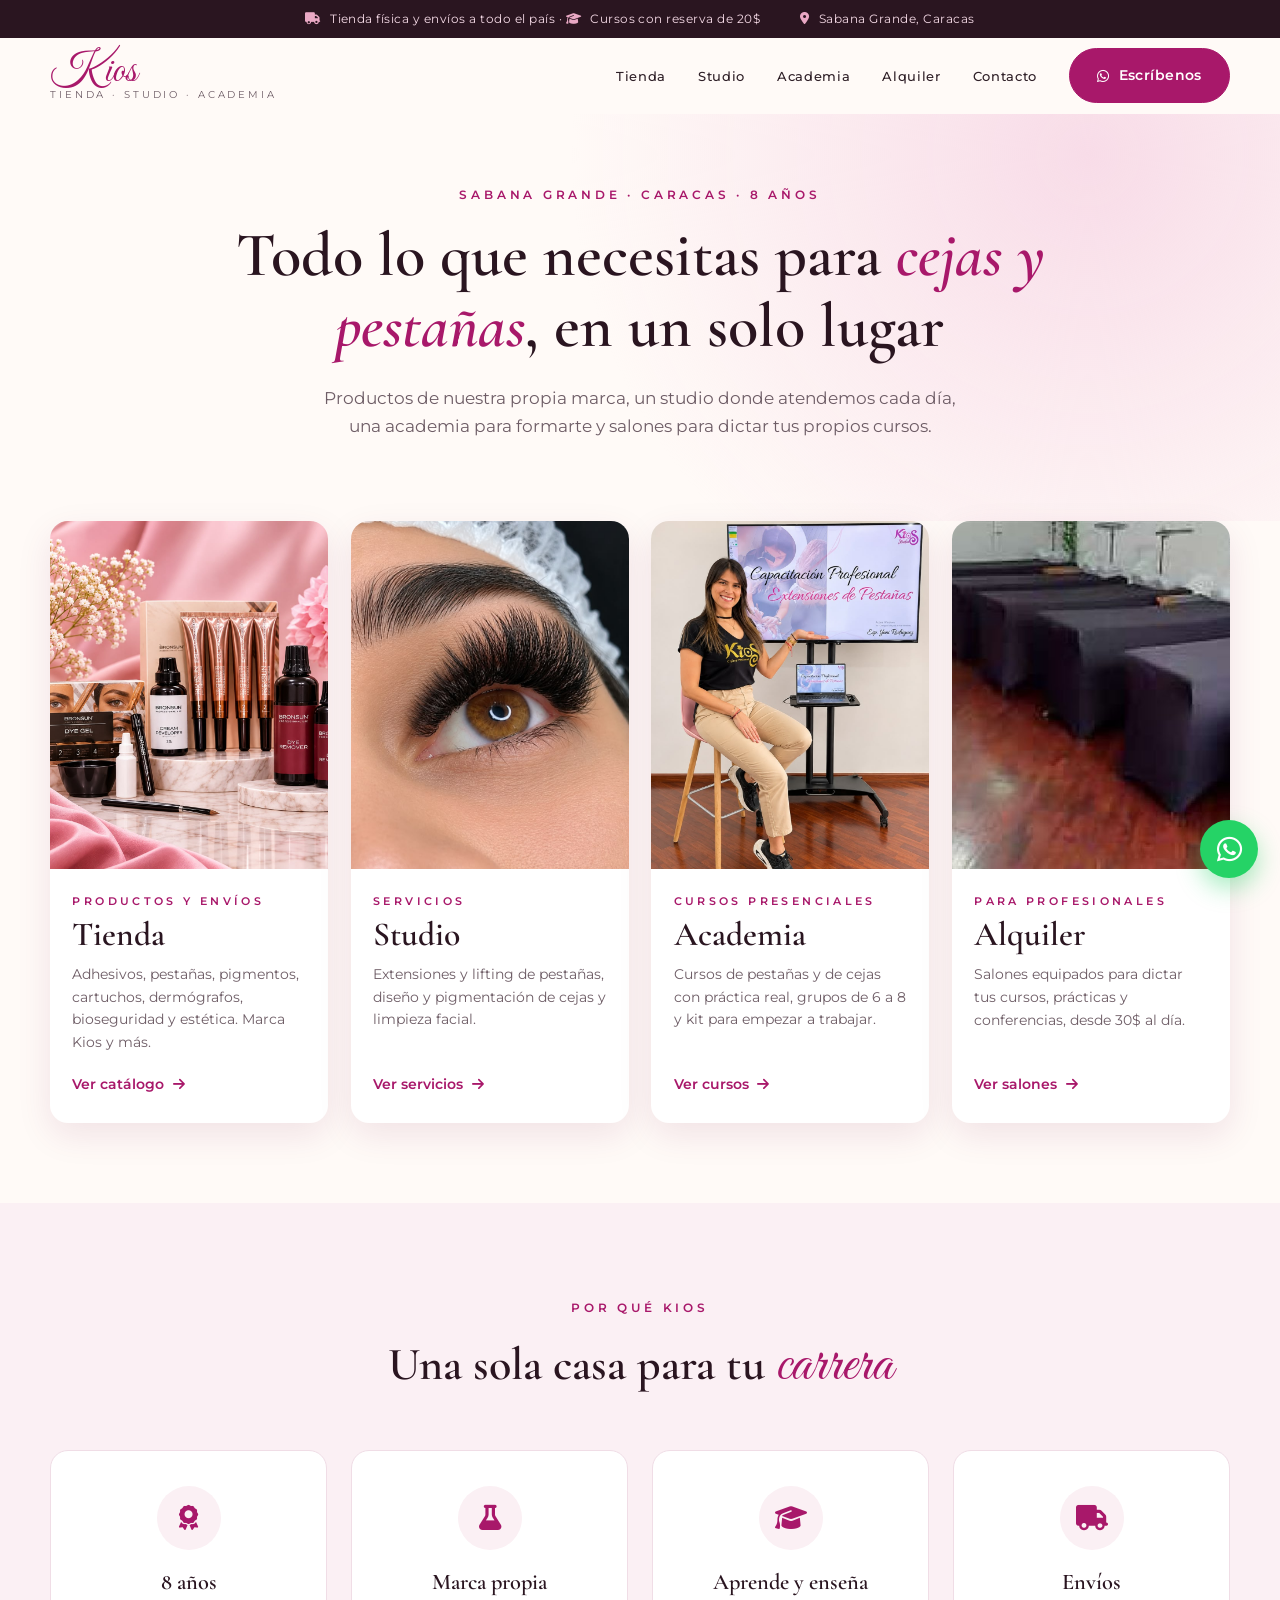
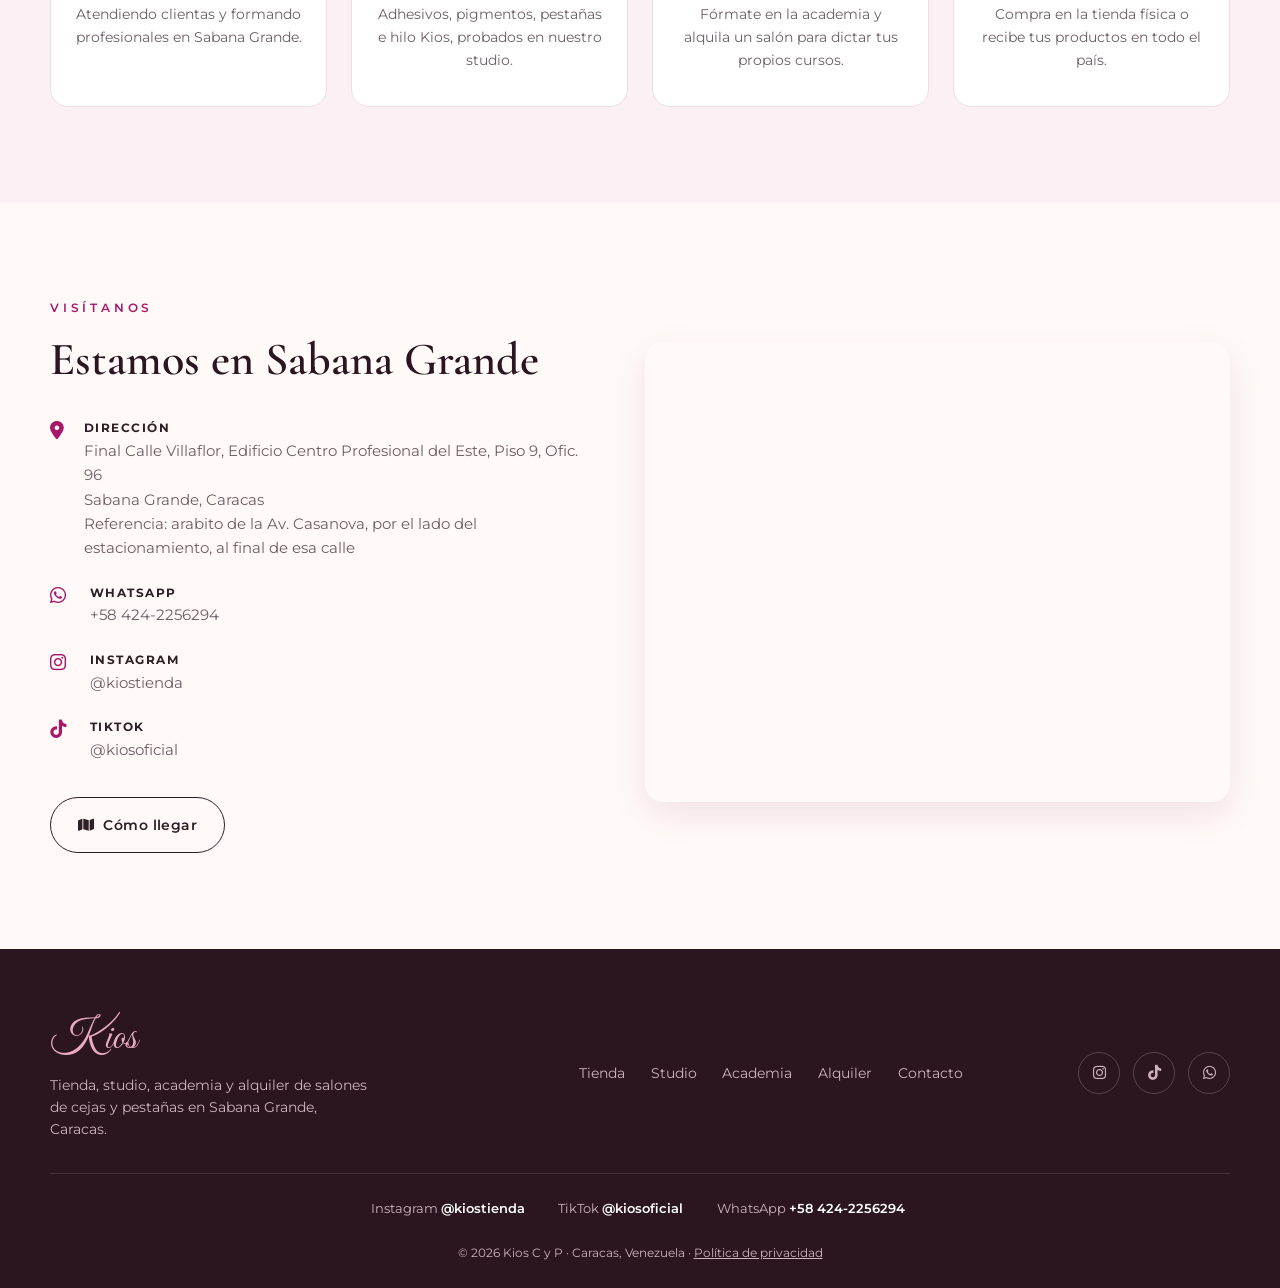
<file: index.html>
<!DOCTYPE html>
<html lang="es">
<head>
  <meta charset="UTF-8" />
  <meta name="viewport" content="width=device-width, initial-scale=1.0" />
  <meta name="description" content="Kios: tienda de productos de cejas, pestañas y estética, studio de belleza, academia de cursos y alquiler de salones en Sabana Grande, Caracas." />
  <title>Kios — Tienda, Studio y Academia de Cejas y Pestañas en Caracas</title>

  <!-- Google Fonts -->
  <link rel="preconnect" href="https://fonts.googleapis.com" />
  <link rel="preconnect" href="https://fonts.gstatic.com" crossorigin />
  <link href="https://fonts.googleapis.com/css2?family=Cormorant+Garamond:wght@500;600;700&family=Great+Vibes&family=Montserrat:wght@400;500;600;700&display=swap" rel="stylesheet" />

  <!-- Font Awesome -->
  <link rel="stylesheet" href="https://cdnjs.cloudflare.com/ajax/libs/font-awesome/6.5.0/css/all.min.css" />

  <link rel="stylesheet" href="css/styles.css" />
</head>
<body>

  <!-- ========== BARRA DE AVISO ========== -->
  <div class="topbar">
    <div class="container topbar__inner">
      <span><i class="fas fa-truck"></i> Tienda física y envíos a todo el país · <i class="fas fa-graduation-cap"></i> Cursos con reserva de 20$</span>
      <span class="topbar__hide-sm"><i class="fas fa-location-dot"></i> Sabana Grande, Caracas</span>
    </div>
  </div>

  <!-- ========== NAVBAR ========== -->
  <header class="navbar" id="navbar">
    <div class="container navbar__inner">
      <div class="navbar__logo">
        <a href="index.html" class="logo__word" aria-label="Kios, ir al inicio">Kios</a>
        <span class="logo__sub"><a href="tienda.html">Tienda</a> · <a href="studio.html">Studio</a> · <a href="academia.html">Academia</a></span>
      </div>

      <nav class="navbar__links" id="navLinks">
        <a href="tienda.html">Tienda</a>
        <a href="studio.html">Studio</a>
        <a href="academia.html">Academia</a>
        <a href="alquiler.html">Alquiler</a>
        <a href="index.html#contacto">Contacto</a>
      </nav>

      <a class="btn btn--primary navbar__cta" data-wa="sus productos y servicios">
        <i class="fab fa-whatsapp"></i> <span>Escríbenos</span>
      </a>

      <button class="navbar__burger" id="burger" aria-label="Abrir menú">
        <span></span><span></span><span></span>
      </button>
    </div>
  </header>

  <main>

    <!-- ========== HERO ========== -->
    <section class="home-hero">
      <div class="container reveal">
        <p class="eyebrow">Sabana Grande · Caracas · 8 años</p>
        <h1>Todo lo que necesitas para <em>cejas y pestañas</em>, en un solo lugar</h1>
        <p class="hero__lead">Productos de nuestra propia marca, un studio donde atendemos cada día, una academia para formarte y salones para dictar tus propios cursos.</p>
      </div>
    </section>

    <!-- ========== 4 NEGOCIOS ========== -->
    <section class="doors-wrap">
      <div class="container">
        <div class="doors">
          <a href="tienda.html" class="door reveal">
            <img src="assets/img/tienda-bronsun.jpg" alt="" loading="lazy" />
            <div class="door__body">
              <p class="eyebrow">Productos y envíos</p>
              <h2>Tienda</h2>
              <p>Adhesivos, pestañas, pigmentos, cartuchos, dermógrafos, bioseguridad y estética. Marca Kios y más.</p>
              <span class="door__cta">Ver catálogo <i class="fas fa-arrow-right"></i></span>
            </div>
          </a>
          <a href="studio.html" class="door reveal">
            <img src="assets/img/studio-pestanas-ojo.jpg" alt="" loading="lazy" style="object-position: center 18%" />
            <div class="door__body">
              <p class="eyebrow">Servicios</p>
              <h2>Studio</h2>
              <p>Extensiones y lifting de pestañas, diseño y pigmentación de cejas y limpieza facial.</p>
              <span class="door__cta">Ver servicios <i class="fas fa-arrow-right"></i></span>
            </div>
          </a>
          <a href="academia.html" class="door reveal">
            <img src="assets/img/instructora.jpg" alt="" loading="lazy" style="object-position: center 30%" />
            <div class="door__body">
              <p class="eyebrow">Cursos presenciales</p>
              <h2>Academia</h2>
              <p>Cursos de pestañas y de cejas con práctica real, grupos de 6 a 8 y kit para empezar a trabajar.</p>
              <span class="door__cta">Ver cursos <i class="fas fa-arrow-right"></i></span>
            </div>
          </a>
          <a href="alquiler.html" class="door reveal">
            <img src="assets/img/salon-practicas.jpg" alt="" loading="lazy" />
            <div class="door__body">
              <p class="eyebrow">Para profesionales</p>
              <h2>Alquiler</h2>
              <p>Salones equipados para dictar tus cursos, prácticas y conferencias, desde 30$ al día.</p>
              <span class="door__cta">Ver salones <i class="fas fa-arrow-right"></i></span>
            </div>
          </a>
        </div>
      </div>
    </section>

    <!-- ========== POR QUÉ KIOS ========== -->
    <section class="section section--blush">
      <div class="container">
        <div class="section__head reveal">
          <p class="eyebrow">Por qué Kios</p>
          <h2>Una sola casa para tu <span class="script">carrera</span></h2>
        </div>
        <div class="why">
          <div class="why__item reveal"><i class="fas fa-award"></i><h3>8 años</h3><p>Atendiendo clientas y formando profesionales en Sabana Grande.</p></div>
          <div class="why__item reveal"><i class="fas fa-flask"></i><h3>Marca propia</h3><p>Adhesivos, pigmentos, pestañas e hilo Kios, probados en nuestro studio.</p></div>
          <div class="why__item reveal"><i class="fas fa-graduation-cap"></i><h3>Aprende y enseña</h3><p>Fórmate en la academia y alquila un salón para dictar tus propios cursos.</p></div>
          <div class="why__item reveal"><i class="fas fa-truck"></i><h3>Envíos</h3><p>Compra en la tienda física o recibe tus productos en todo el país.</p></div>
        </div>
      </div>
    </section>

    <!-- ========== CONTACTO ========== -->
    <section class="section" id="contacto">
      <div class="container contact">
        <div class="contact__info reveal">
          <p class="eyebrow">Visítanos</p>
          <h2>Estamos en Sabana Grande</h2>
          <ul class="contact__list">
            <li><i class="fas fa-location-dot"></i><div><strong>Dirección</strong><span>Final Calle Villaflor, Edificio Centro Profesional del Este, Piso 9, Ofic. 96<br />Sabana Grande, Caracas</span><span>Referencia: arabito de la Av. Casanova, por el lado del estacionamiento, al final de esa calle</span></div></li>
            <li><i class="fab fa-whatsapp"></i><div><strong>WhatsApp</strong><a href="https://wa.me/584242256294" target="_blank" rel="noopener">+58 424-2256294</a></div></li>
            <li><i class="fab fa-instagram"></i><div><strong>Instagram</strong><a href="https://www.instagram.com/kiostienda/" target="_blank" rel="noopener">@kiostienda</a></div></li>
            <li><i class="fab fa-tiktok"></i><div><strong>TikTok</strong><a href="https://www.tiktok.com/@kiosoficial" target="_blank" rel="noopener">@kiosoficial</a></div></li>
          </ul>
          <a href="https://maps.app.goo.gl/WRC1f1G1rYaAxHbv8" target="_blank" rel="noopener" class="btn btn--ghost"><i class="fas fa-map"></i> Cómo llegar</a>
        </div>
        <div class="contact__map reveal">
          <iframe title="Ubicación de Kios en Google Maps" src="https://www.google.com/maps?q=Centro+Profesional+del+Este,+Sabana+Grande,+Caracas&output=embed" loading="lazy" referrerpolicy="no-referrer-when-downgrade"></iframe>
        </div>
      </div>
    </section>

  </main>

  <!-- ========== FOOTER ========== -->
  <footer class="footer">
    <div class="container footer__inner">
      <div>
        <span class="logo__word logo__word--light">Kios</span>
        <p>Tienda, studio, academia y alquiler de salones de cejas y pestañas en Sabana Grande, Caracas.</p>
      </div>
      <nav class="footer__links">
        <a href="tienda.html">Tienda</a>
        <a href="studio.html">Studio</a>
        <a href="academia.html">Academia</a>
        <a href="alquiler.html">Alquiler</a>
        <a href="index.html#contacto">Contacto</a>
      </nav>
      <div class="footer__social">
        <a href="https://www.instagram.com/kiostienda/" target="_blank" rel="noopener" aria-label="Instagram de la tienda"><i class="fab fa-instagram"></i></a>
        <a href="https://www.tiktok.com/@kiosoficial" target="_blank" rel="noopener" aria-label="TikTok"><i class="fab fa-tiktok"></i></a>
        <a href="https://wa.me/584242256294" target="_blank" rel="noopener" aria-label="WhatsApp"><i class="fab fa-whatsapp"></i></a>
      </div>
    </div>
    <ul class="footer__accounts">
      <li>Instagram <a href="https://www.instagram.com/kiostienda/" target="_blank" rel="noopener">@kiostienda</a></li>
      <li>TikTok <a href="https://www.tiktok.com/@kiosoficial" target="_blank" rel="noopener">@kiosoficial</a></li>
      <li>WhatsApp <a href="https://wa.me/584242256294" target="_blank" rel="noopener">+58 424-2256294</a></li>
    </ul>
    <p class="footer__copy">© <span id="year"></span> Kios C y P · Caracas, Venezuela · <a href="privacidad.html">Política de privacidad</a></p>
  </footer>

  <!-- ========== WHATSAPP FLOTANTE ========== -->
  <a class="wa-float" data-wa="sus productos y servicios" aria-label="Escríbenos por WhatsApp">
    <i class="fab fa-whatsapp"></i>
  </a>

  <script src="js/main.js"></script>
</body>
</html>
</file>
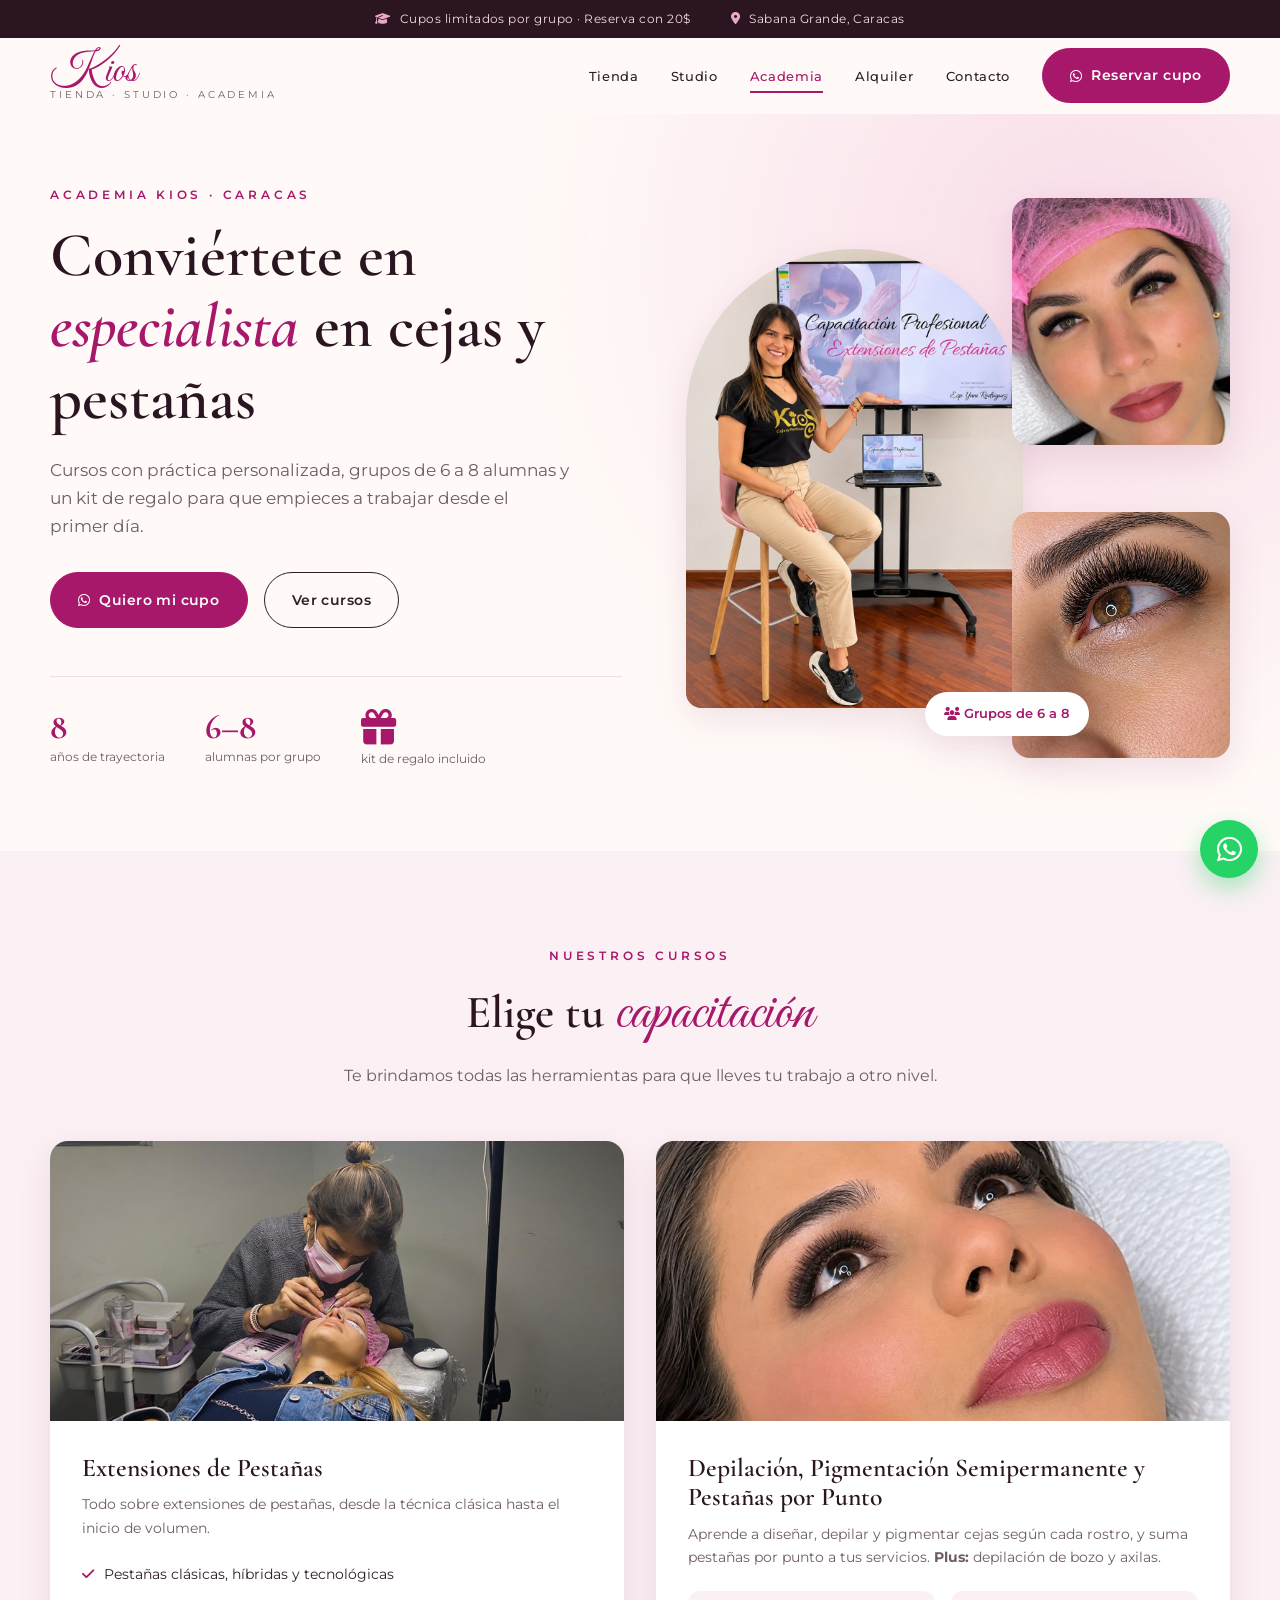
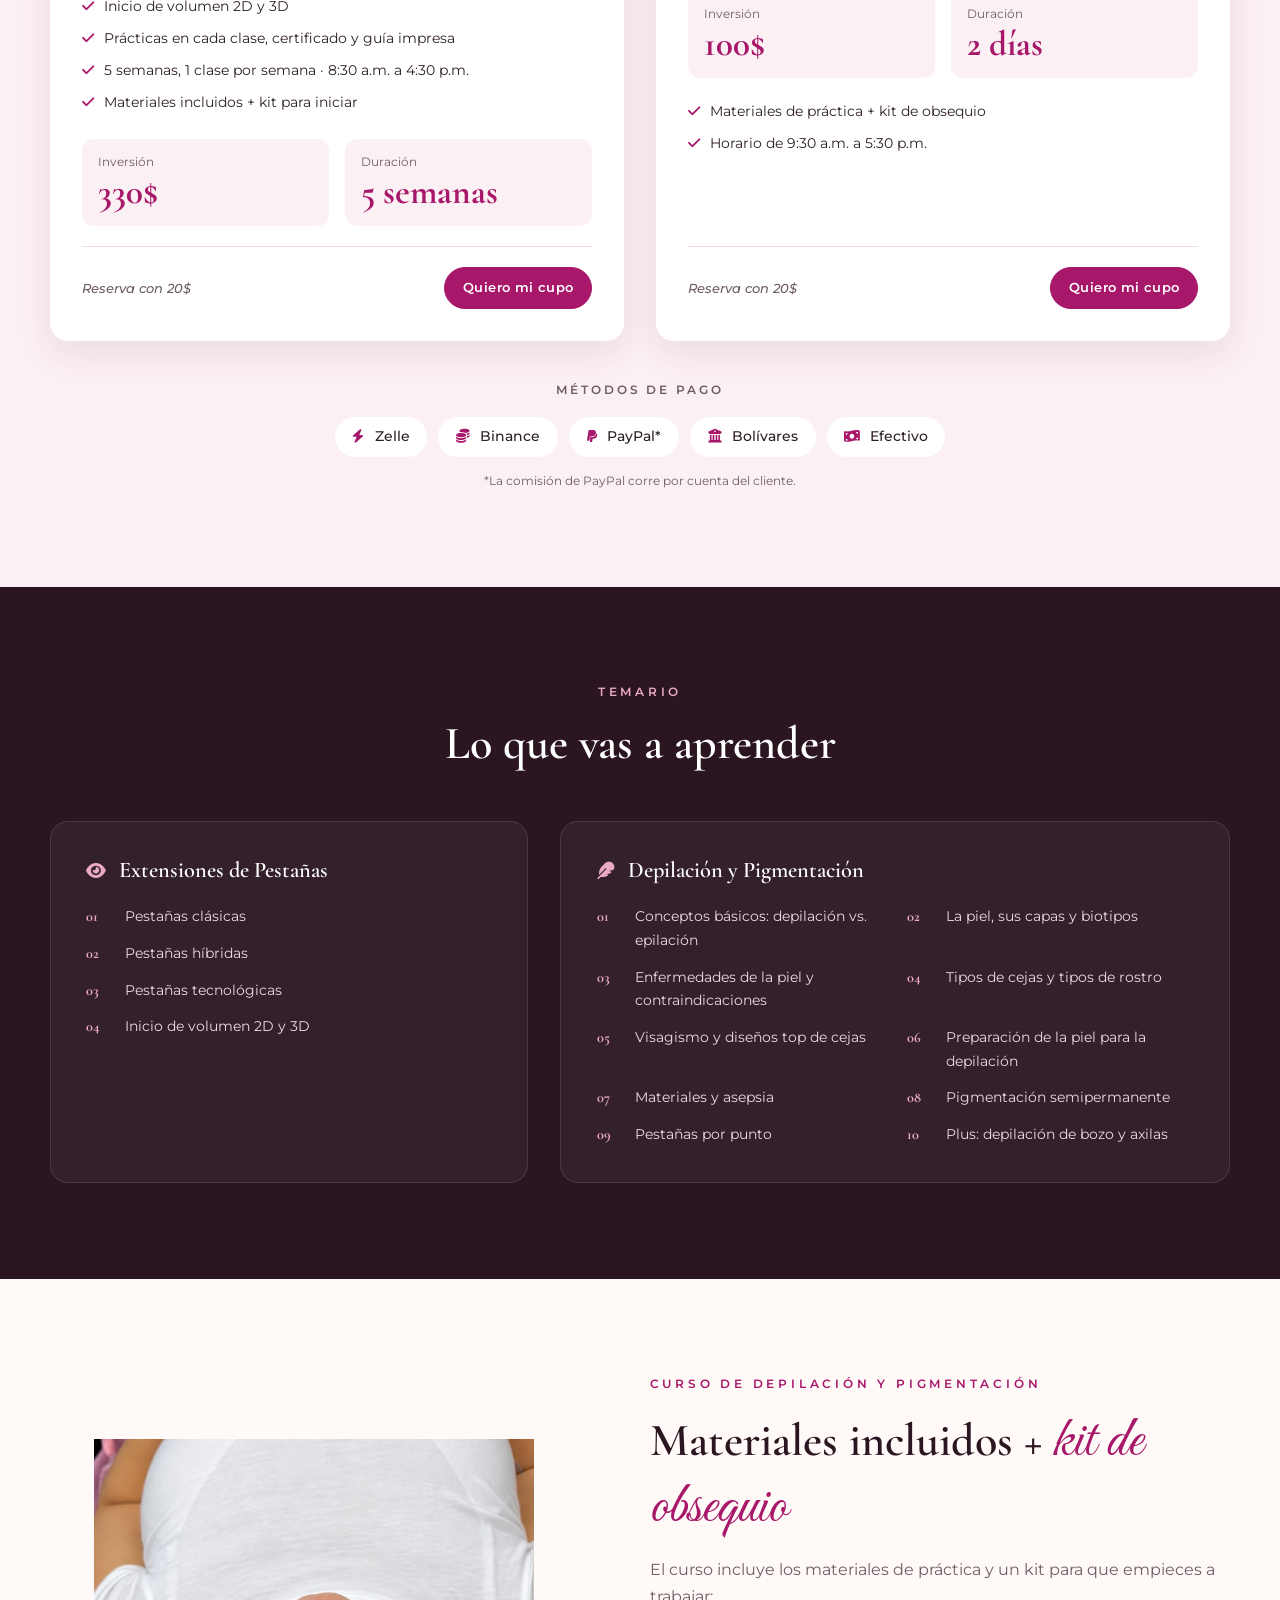
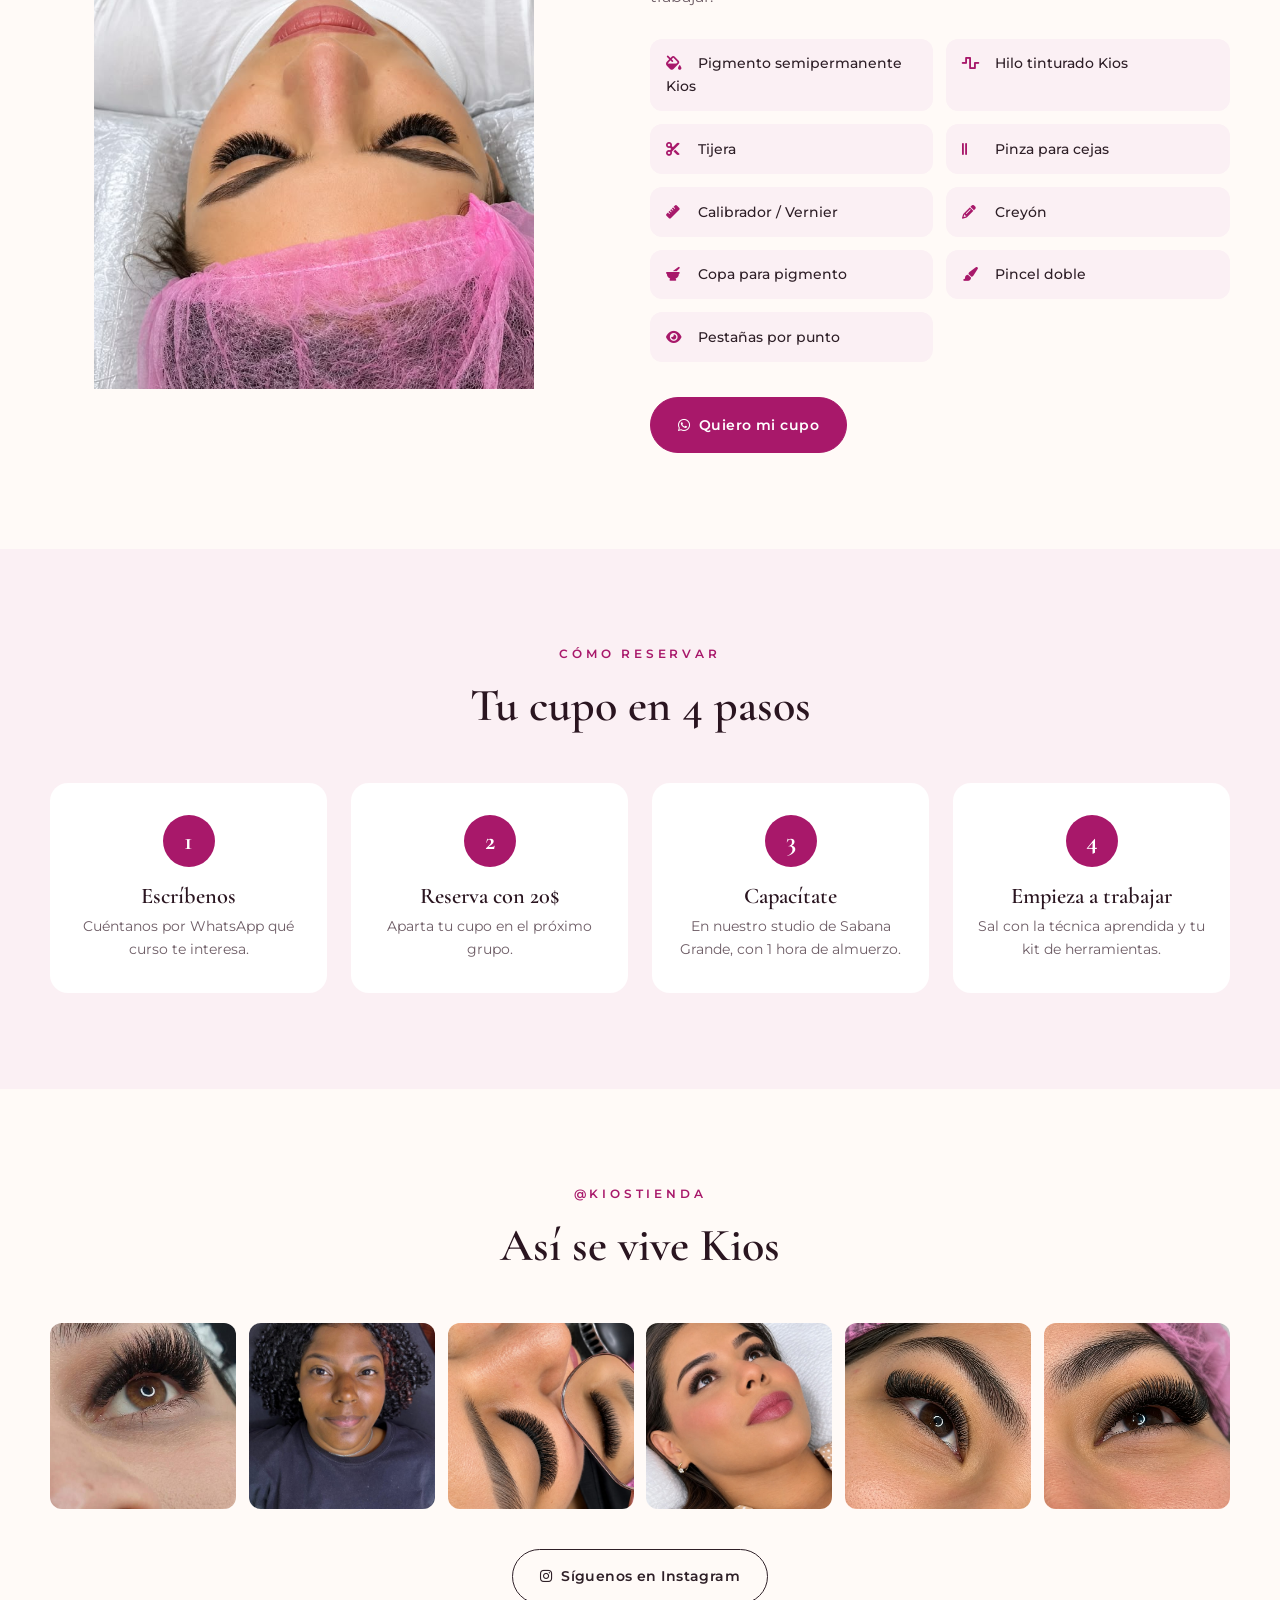
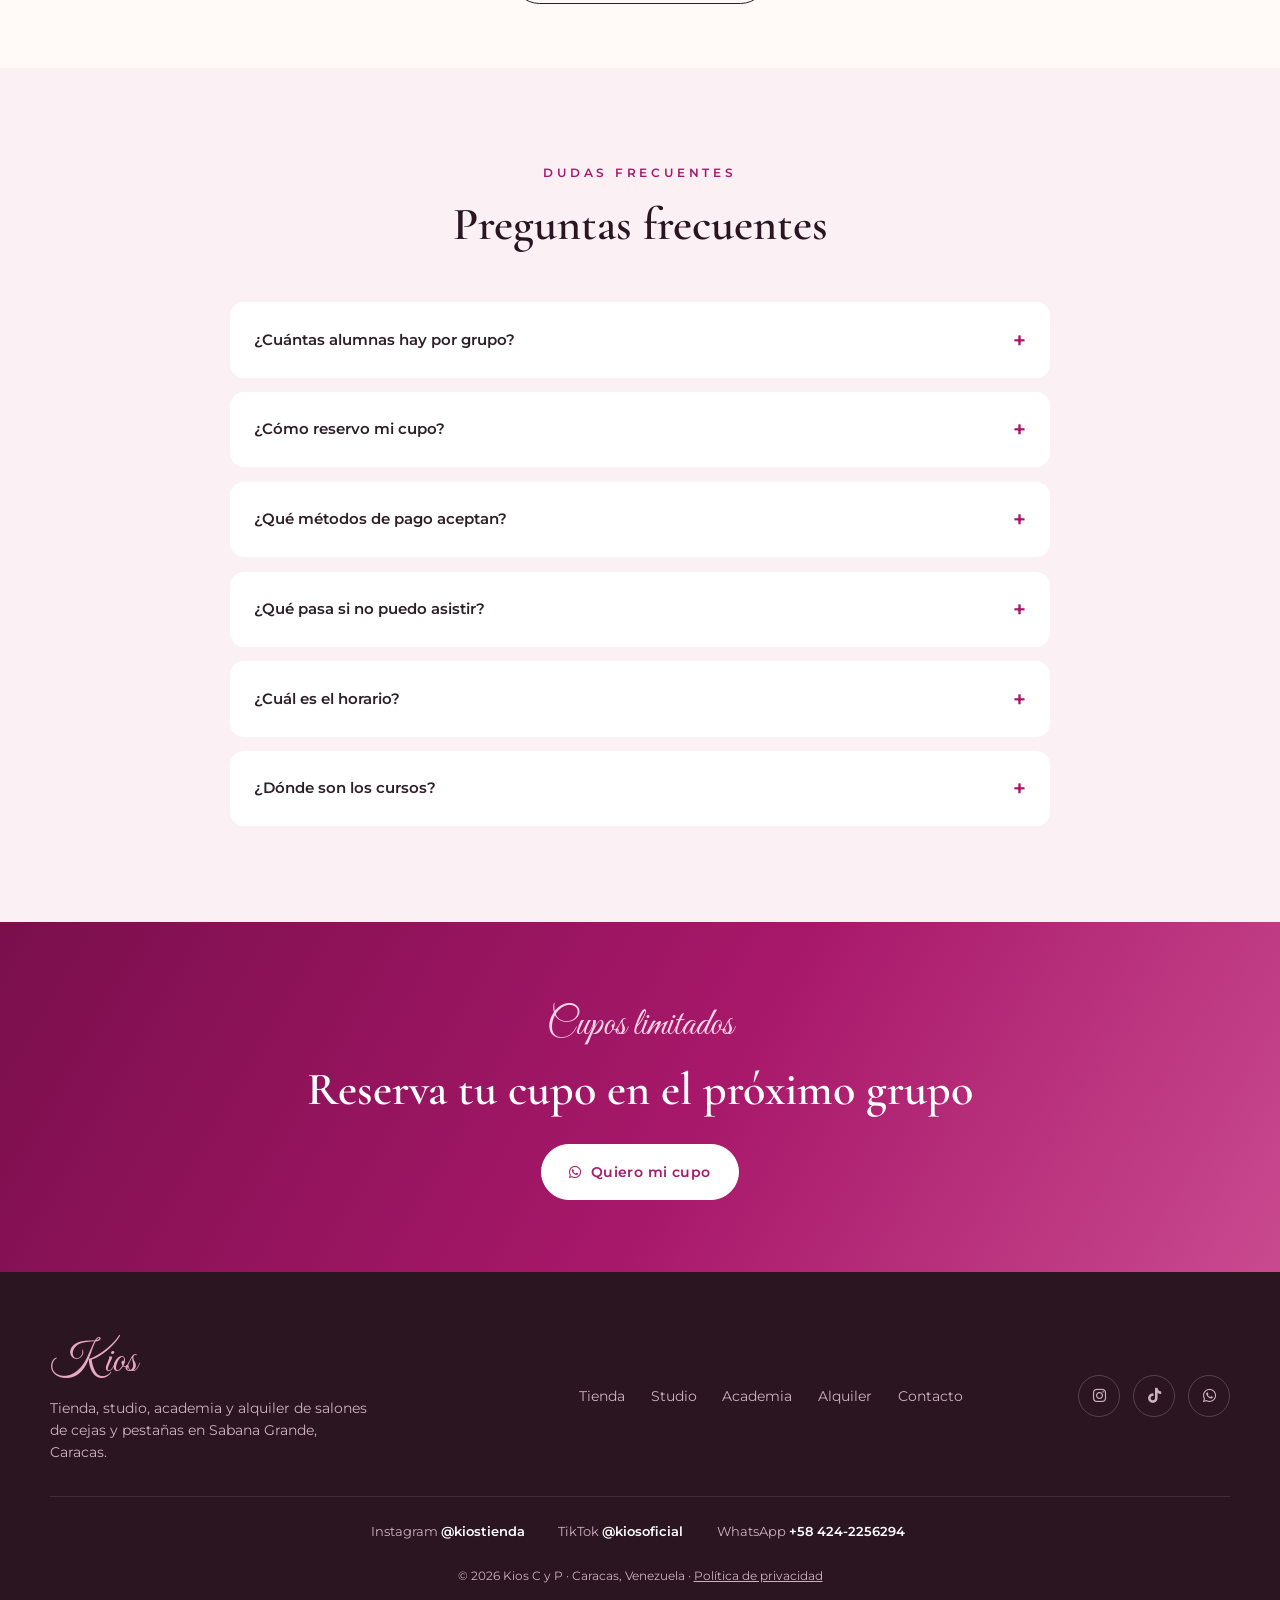
<file: academia.html>
<!DOCTYPE html>
<html lang="es">
<head>
  <meta charset="UTF-8" />
  <meta name="viewport" content="width=device-width, initial-scale=1.0" />
  <meta name="description" content="Academia Kios — Cursos de extensiones de pestañas, depilación y pigmentación semipermanente de cejas en Sabana Grande, Caracas. Grupos de 6 a 8 alumnas, práctica personalizada y kit de regalo." />
  <title>Academia Kios — Cursos de Cejas y Pestañas en Caracas</title>

  <!-- Google Fonts -->
  <link rel="preconnect" href="https://fonts.googleapis.com" />
  <link rel="preconnect" href="https://fonts.gstatic.com" crossorigin />
  <link href="https://fonts.googleapis.com/css2?family=Cormorant+Garamond:wght@500;600;700&family=Great+Vibes&family=Montserrat:wght@400;500;600;700&display=swap" rel="stylesheet" />

  <!-- Font Awesome -->
  <link rel="stylesheet" href="https://cdnjs.cloudflare.com/ajax/libs/font-awesome/6.5.0/css/all.min.css" />

  <link rel="stylesheet" href="css/styles.css" />
</head>
<body>

  <!-- ========== BARRA DE AVISO ========== -->
  <div class="topbar">
    <div class="container topbar__inner">
      <span><i class="fas fa-graduation-cap"></i> Cupos limitados por grupo · Reserva con 20$</span>
      <span class="topbar__hide-sm"><i class="fas fa-location-dot"></i> Sabana Grande, Caracas</span>
    </div>
  </div>

  <!-- ========== NAVBAR ========== -->
  <header class="navbar" id="navbar">
    <div class="container navbar__inner">
      <div class="navbar__logo">
        <a href="index.html" class="logo__word" aria-label="Kios, ir al inicio">Kios</a>
        <span class="logo__sub"><a href="tienda.html">Tienda</a> · <a href="studio.html">Studio</a> · <a href="academia.html">Academia</a></span>
      </div>

      <nav class="navbar__links" id="navLinks">
        <a href="tienda.html">Tienda</a>
        <a href="studio.html">Studio</a>
        <a href="academia.html" class="is-active">Academia</a>
        <a href="alquiler.html">Alquiler</a>
        <a href="index.html#contacto">Contacto</a>
      </nav>

      <a class="btn btn--primary navbar__cta" data-wa="los próximos cursos">
        <i class="fab fa-whatsapp"></i> <span>Reservar cupo</span>
      </a>

      <button class="navbar__burger" id="burger" aria-label="Abrir menú">
        <span></span><span></span><span></span>
      </button>
    </div>
  </header>

  <main>

    <!-- ========== HERO ========== -->
    <section class="hero" id="inicio">
      <div class="container hero__inner">
        <div class="hero__text reveal">
          <p class="eyebrow">Academia Kios · Caracas</p>
          <h1>Conviértete en <em>especialista</em> en cejas y pestañas</h1>
          <p class="hero__lead">Cursos con práctica personalizada, grupos de 6 a 8 alumnas y un kit de regalo para que empieces a trabajar desde el primer día.</p>
          <div class="hero__actions">
            <a class="btn btn--primary" data-wa="los próximos cursos"><i class="fab fa-whatsapp"></i> Quiero mi cupo</a>
            <a href="#cursos" class="btn btn--ghost">Ver cursos</a>
          </div>
          <ul class="hero__stats">
            <li><strong>8</strong><span>años de trayectoria</span></li>
            <li><strong>6–8</strong><span>alumnas por grupo</span></li>
            <li><strong><i class="fas fa-gift"></i></strong><span>kit de regalo incluido</span></li>
          </ul>
        </div>

        <div class="hero__media reveal">
          <img class="hero__img hero__img--main" src="assets/img/instructora.jpg" alt="Instructora de Kios en la capacitación profesional de extensiones de pestañas" />
          <img class="hero__img hero__img--top" src="assets/img/resultado-1.jpg" alt="Resultado de pestañas y cejas" />
          <img class="hero__img hero__img--bottom" src="assets/img/pestanas-1.jpg" alt="Extensiones de pestañas de volumen" />
          <span class="hero__badge"><i class="fas fa-users"></i> Grupos de 6 a 8</span>
        </div>
      </div>
    </section>

    <!-- ========== CURSOS ========== -->
    <section class="section section--blush" id="cursos">
      <div class="container">
        <div class="section__head reveal">
          <p class="eyebrow">Nuestros cursos</p>
          <h2>Elige tu <span class="script">capacitación</span></h2>
          <p class="section__lead">Te brindamos todas las herramientas para que lleves tu trabajo a otro nivel.</p>
        </div>

        <div class="courses">
          <article class="course reveal">
            <img src="assets/img/practica-pestanas.jpg" alt="Alumna practicando extensiones de pestañas" loading="lazy" />
            <div class="course__body">
              <h3>Extensiones de Pestañas</h3>
              <p>Todo sobre extensiones de pestañas, desde la técnica clásica hasta el inicio de volumen.</p>
              <ul class="checks">
                <li>Pestañas clásicas, híbridas y tecnológicas</li>
                <li>Inicio de volumen 2D y 3D</li>
                <li>Prácticas en cada clase, certificado y guía impresa</li>
                <li>5 semanas, 1 clase por semana · 8:30 a.m. a 4:30 p.m.</li>
                <li>Materiales incluidos + kit para iniciar</li>
              </ul>
              <div class="course__prices">
                <div><small>Inversión</small><strong>330$</strong></div>
                <div><small>Duración</small><strong>5 semanas</strong></div>
              </div>
              <div class="course__foot">
                <span class="price price--ask">Reserva con 20$</span>
                <a class="btn btn--primary btn--small" data-wa="el curso de Extensiones de Pestañas">Quiero mi cupo</a>
              </div>
            </div>
          </article>

          <article class="course reveal">
            <img src="assets/img/resultado-2.jpg" alt="Cejas diseñadas y pestañas por punto" loading="lazy" style="object-position: center 30%" />
            <div class="course__body">
              <h3>Depilación, Pigmentación Semipermanente y Pestañas por Punto</h3>
              <p>Aprende a diseñar, depilar y pigmentar cejas según cada rostro, y suma pestañas por punto a tus servicios. <strong>Plus:</strong> depilación de bozo y axilas.</p>
              <div class="course__prices">
                <div><small>Inversión</small><strong>100$</strong></div>
                <div><small>Duración</small><strong>2 días</strong></div>
              </div>
              <ul class="checks">
                <li>Materiales de práctica + kit de obsequio</li>
                <li>Horario de 9:30 a.m. a 5:30 p.m.</li>
              </ul>
              <div class="course__foot">
                <span class="price price--ask">Reserva con 20$</span>
                <a class="btn btn--primary btn--small" data-wa="el curso de Depilación, Pigmentación y Pestañas por punto">Quiero mi cupo</a>
              </div>
            </div>
          </article>
        </div>

        <div class="payments reveal">
          <p>Métodos de pago</p>
          <ul>
            <li><i class="fas fa-bolt"></i> Zelle</li>
            <li><i class="fas fa-coins"></i> Binance</li>
            <li><i class="fab fa-paypal"></i> PayPal*</li>
            <li><i class="fas fa-building-columns"></i> Bolívares</li>
            <li><i class="fas fa-money-bill-wave"></i> Efectivo</li>
          </ul>
          <small>*La comisión de PayPal corre por cuenta del cliente.</small>
        </div>
      </div>
    </section>

    <!-- ========== TEMARIO ========== -->
    <section class="section section--dark" id="temario">
      <div class="container">
        <div class="section__head reveal">
          <p class="eyebrow">Temario</p>
          <h2>Lo que vas a aprender</h2>
        </div>

        <div class="syllabus">
          <div class="syllabus__col reveal">
            <h3><i class="fas fa-eye"></i> Extensiones de Pestañas</h3>
            <ol>
              <li>Pestañas clásicas</li>
              <li>Pestañas híbridas</li>
              <li>Pestañas tecnológicas</li>
              <li>Inicio de volumen 2D y 3D</li>
            </ol>
          </div>
          <div class="syllabus__col reveal">
            <h3><i class="fas fa-feather"></i> Depilación y Pigmentación</h3>
            <ol>
              <li>Conceptos básicos: depilación vs. epilación</li>
              <li>La piel, sus capas y biotipos</li>
              <li>Enfermedades de la piel y contraindicaciones</li>
              <li>Tipos de cejas y tipos de rostro</li>
              <li>Visagismo y diseños top de cejas</li>
              <li>Preparación de la piel para la depilación</li>
              <li>Materiales y asepsia</li>
              <li>Pigmentación semipermanente</li>
              <li>Pestañas por punto</li>
              <li>Plus: depilación de bozo y axilas</li>
            </ol>
          </div>
        </div>
      </div>
    </section>

    <!-- ========== KIT DE REGALO ========== -->
    <section class="section" id="kit">
      <div class="container split">
        <div class="split__media reveal">
          <img src="assets/img/cejas-desde-arriba.jpg" alt="Diseño de cejas y pestañas visto desde arriba" loading="lazy" style="object-position: center 50%" />
        </div>
        <div class="split__text reveal">
          <p class="eyebrow">Curso de Depilación y Pigmentación</p>
          <h2>Materiales incluidos + <span class="script">kit de obsequio</span></h2>
          <p class="section__lead">El curso incluye los materiales de práctica y un kit para que empieces a trabajar:</p>
          <ul class="kit">
            <li><i class="fas fa-fill-drip"></i> Pigmento semipermanente Kios</li>
            <li><i class="fas fa-wave-square"></i> Hilo tinturado Kios</li>
            <li><i class="fas fa-scissors"></i> Tijera</li>
            <li><i class="fas fa-grip-lines-vertical"></i> Pinza para cejas</li>
            <li><i class="fas fa-ruler"></i> Calibrador / Vernier</li>
            <li><i class="fas fa-pencil"></i> Creyón</li>
            <li><i class="fas fa-mortar-pestle"></i> Copa para pigmento</li>
            <li><i class="fas fa-paintbrush"></i> Pincel doble</li>
            <li><i class="fas fa-eye"></i> Pestañas por punto</li>
          </ul>
          <a class="btn btn--primary" data-wa="el curso de Depilación, Pigmentación y Pestañas por punto"><i class="fab fa-whatsapp"></i> Quiero mi cupo</a>
        </div>
      </div>
    </section>

    <!-- ========== CÓMO RESERVAR ========== -->
    <section class="section section--blush" id="reservar">
      <div class="container">
        <div class="section__head reveal">
          <p class="eyebrow">Cómo reservar</p>
          <h2>Tu cupo en 4 pasos</h2>
        </div>
        <ol class="steps">
          <li class="reveal"><span>1</span><h3>Escríbenos</h3><p>Cuéntanos por WhatsApp qué curso te interesa.</p></li>
          <li class="reveal"><span>2</span><h3>Reserva con 20$</h3><p>Aparta tu cupo en el próximo grupo.</p></li>
          <li class="reveal"><span>3</span><h3>Capacítate</h3><p>En nuestro studio de Sabana Grande, con 1 hora de almuerzo.</p></li>
          <li class="reveal"><span>4</span><h3>Empieza a trabajar</h3><p>Sal con la técnica aprendida y tu kit de herramientas.</p></li>
        </ol>
      </div>
    </section>

    <!-- ========== GALERÍA ========== -->
    <section class="section section--tight" id="galeria">
      <div class="container">
        <div class="section__head reveal">
          <p class="eyebrow">@kiostienda</p>
          <h2>Así se vive Kios</h2>
        </div>
        <div class="gallery">
          <img src="assets/img/pestanas-2.jpg" alt="Extensiones de pestañas de volumen" loading="lazy" />
          <img src="assets/img/resultado-cejas.jpg" alt="Resultado de diseño de cejas" loading="lazy" />
          <img src="assets/img/pestanas-espejo.jpg" alt="Clienta viendo su resultado en el espejo" loading="lazy" />
          <img src="assets/img/resultado-2.jpg" alt="Resultado de cejas y pestañas" loading="lazy" />
          <img src="assets/img/pestanas-3.jpg" alt="Extensiones de pestañas" loading="lazy" />
          <img src="assets/img/pestanas-4.jpg" alt="Extensiones de pestañas efecto natural" loading="lazy" />
        </div>
        <div class="gallery__cta reveal">
          <a href="https://www.instagram.com/kiostienda/" target="_blank" rel="noopener" class="btn btn--ghost"><i class="fab fa-instagram"></i> Síguenos en Instagram</a>
        </div>
      </div>
    </section>

    <!-- ========== FAQ ========== -->
    <section class="section section--blush" id="faq">
      <div class="container container--narrow">
        <div class="section__head reveal">
          <p class="eyebrow">Dudas frecuentes</p>
          <h2>Preguntas frecuentes</h2>
        </div>
        <div class="faq">
          <details class="reveal">
            <summary>¿Cuántas alumnas hay por grupo?</summary>
            <p>Trabajamos con grupos de 6 a 8 alumnas. Ambos cursos incluyen materiales y kit.</p>
          </details>
          <details class="reveal">
            <summary>¿Cómo reservo mi cupo?</summary>
            <p>Escríbenos por WhatsApp y aparta tu cupo con 20$.</p>
          </details>
          <details class="reveal">
            <summary>¿Qué métodos de pago aceptan?</summary>
            <p>Zelle, Binance, PayPal (la comisión corre por cuenta del cliente), bolívares y efectivo.</p>
          </details>
          <details class="reveal">
            <summary>¿Qué pasa si no puedo asistir?</summary>
            <p>Tu curso se reprograma para la próxima capacitación. No hay devoluciones de la reserva.</p>
          </details>
          <details class="reveal">
            <summary>¿Cuál es el horario?</summary>
            <p>Extensiones de pestañas: de 8:30 a.m. a 4:30 p.m. Depilación y pigmentación: de 9:30 a.m. a 5:30 p.m. Ambos con 1 hora de almuerzo.</p>
          </details>
          <details class="reveal">
            <summary>¿Dónde son los cursos?</summary>
            <p>En Kios Studio: Centro Profesional del Este, Piso 9, Ofic. 96, Sabana Grande, Caracas.</p>
          </details>
        </div>
      </div>
    </section>

    <!-- ========== CTA FINAL ========== -->
    <section class="promo">
      <div class="container promo__inner reveal">
        <p class="script">Cupos limitados</p>
        <h2>Reserva tu cupo en el próximo grupo</h2>
        <a class="btn btn--light" data-wa="los próximos cursos"><i class="fab fa-whatsapp"></i> Quiero mi cupo</a>
      </div>
    </section>

  </main>

  <!-- ========== FOOTER ========== -->
  <footer class="footer">
    <div class="container footer__inner">
      <div>
        <span class="logo__word logo__word--light">Kios</span>
        <p>Tienda, studio, academia y alquiler de salones de cejas y pestañas en Sabana Grande, Caracas.</p>
      </div>
      <nav class="footer__links">
        <a href="tienda.html">Tienda</a>
        <a href="studio.html">Studio</a>
        <a href="academia.html">Academia</a>
        <a href="alquiler.html">Alquiler</a>
        <a href="index.html#contacto">Contacto</a>
      </nav>
      <div class="footer__social">
        <a href="https://www.instagram.com/kiostienda/" target="_blank" rel="noopener" aria-label="Instagram de la tienda"><i class="fab fa-instagram"></i></a>
        <a href="https://www.tiktok.com/@kiosoficial" target="_blank" rel="noopener" aria-label="TikTok"><i class="fab fa-tiktok"></i></a>
        <a href="https://wa.me/584242256294" target="_blank" rel="noopener" aria-label="WhatsApp"><i class="fab fa-whatsapp"></i></a>
      </div>
    </div>
    <ul class="footer__accounts">
      <li>Instagram <a href="https://www.instagram.com/kiostienda/" target="_blank" rel="noopener">@kiostienda</a></li>
      <li>TikTok <a href="https://www.tiktok.com/@kiosoficial" target="_blank" rel="noopener">@kiosoficial</a></li>
      <li>WhatsApp <a href="https://wa.me/584242256294" target="_blank" rel="noopener">+58 424-2256294</a></li>
    </ul>
    <p class="footer__copy">© <span id="year"></span> Kios C y P · Caracas, Venezuela · <a href="privacidad.html">Política de privacidad</a></p>
  </footer>

  <!-- ========== WHATSAPP FLOTANTE ========== -->
  <a class="wa-float" data-wa="los próximos cursos" aria-label="Escríbenos por WhatsApp">
    <i class="fab fa-whatsapp"></i>
  </a>

  <script src="js/main.js"></script>
</body>
</html>
</file>
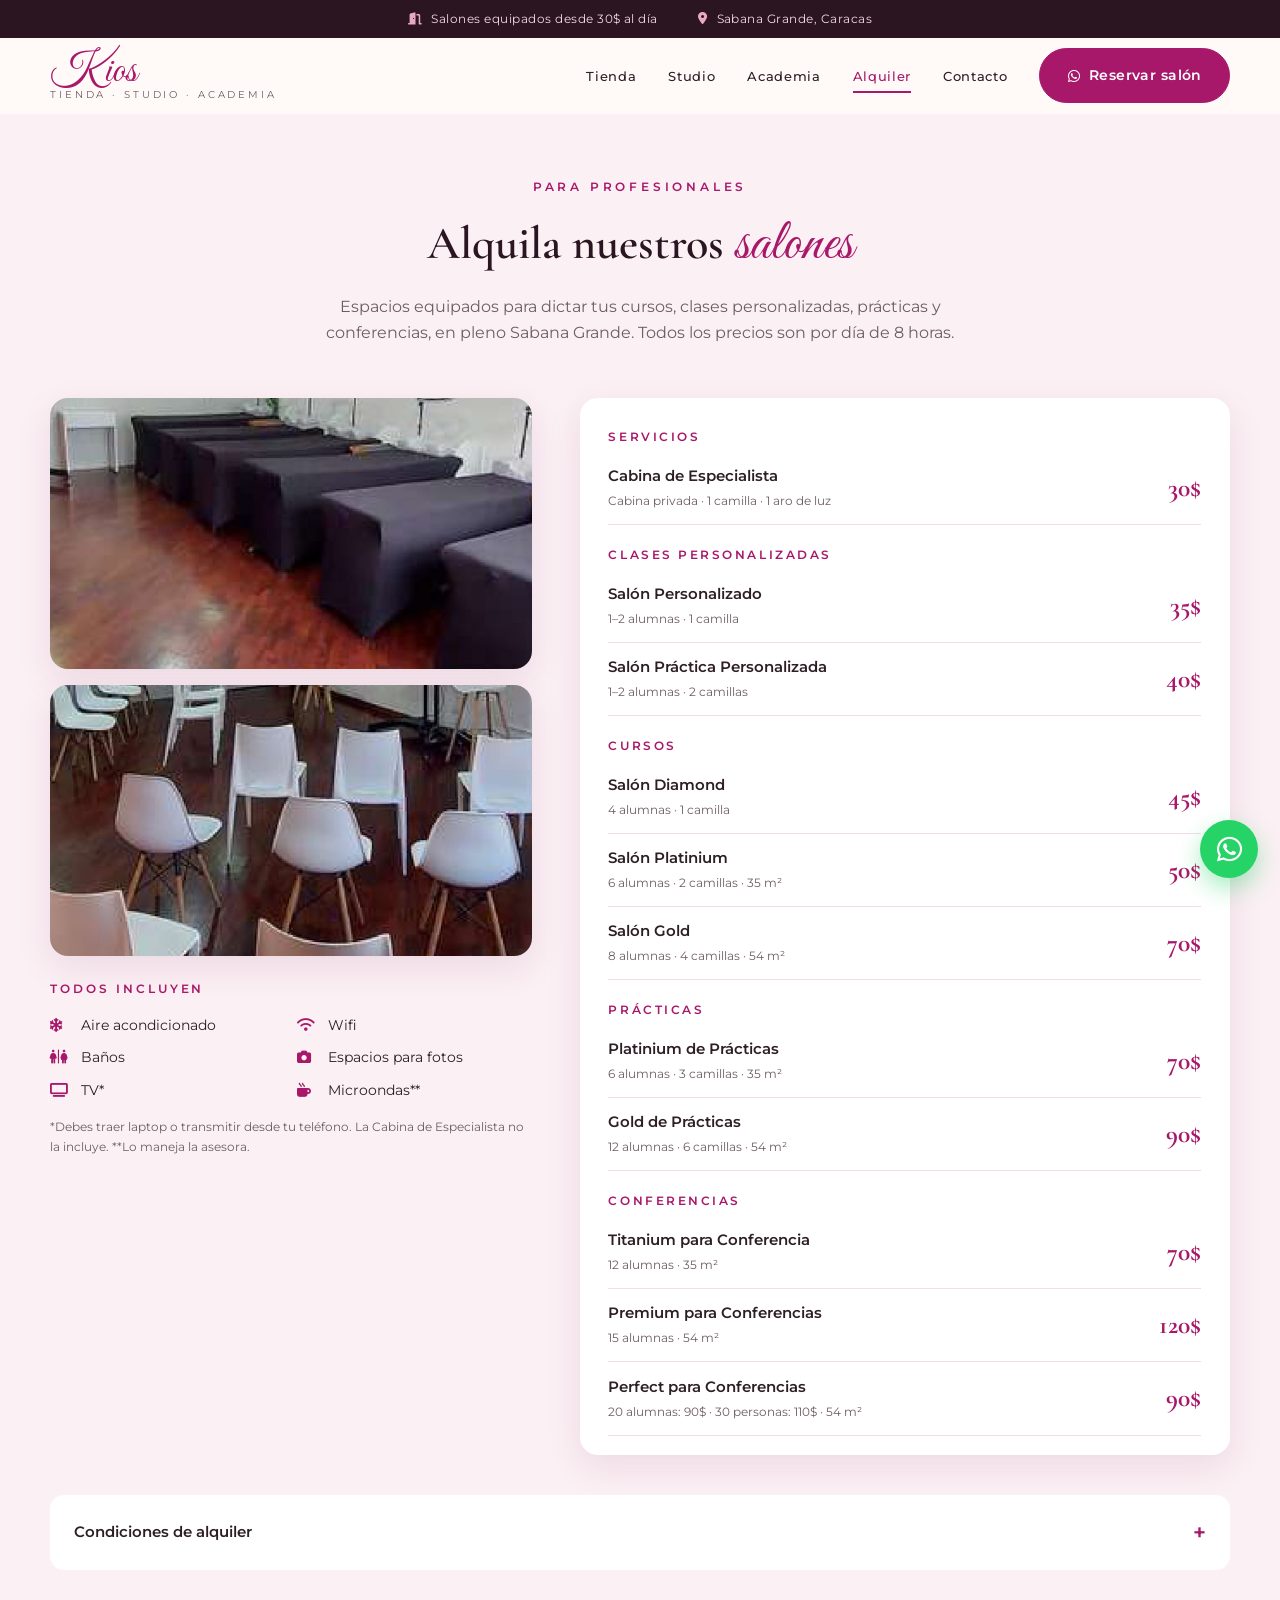
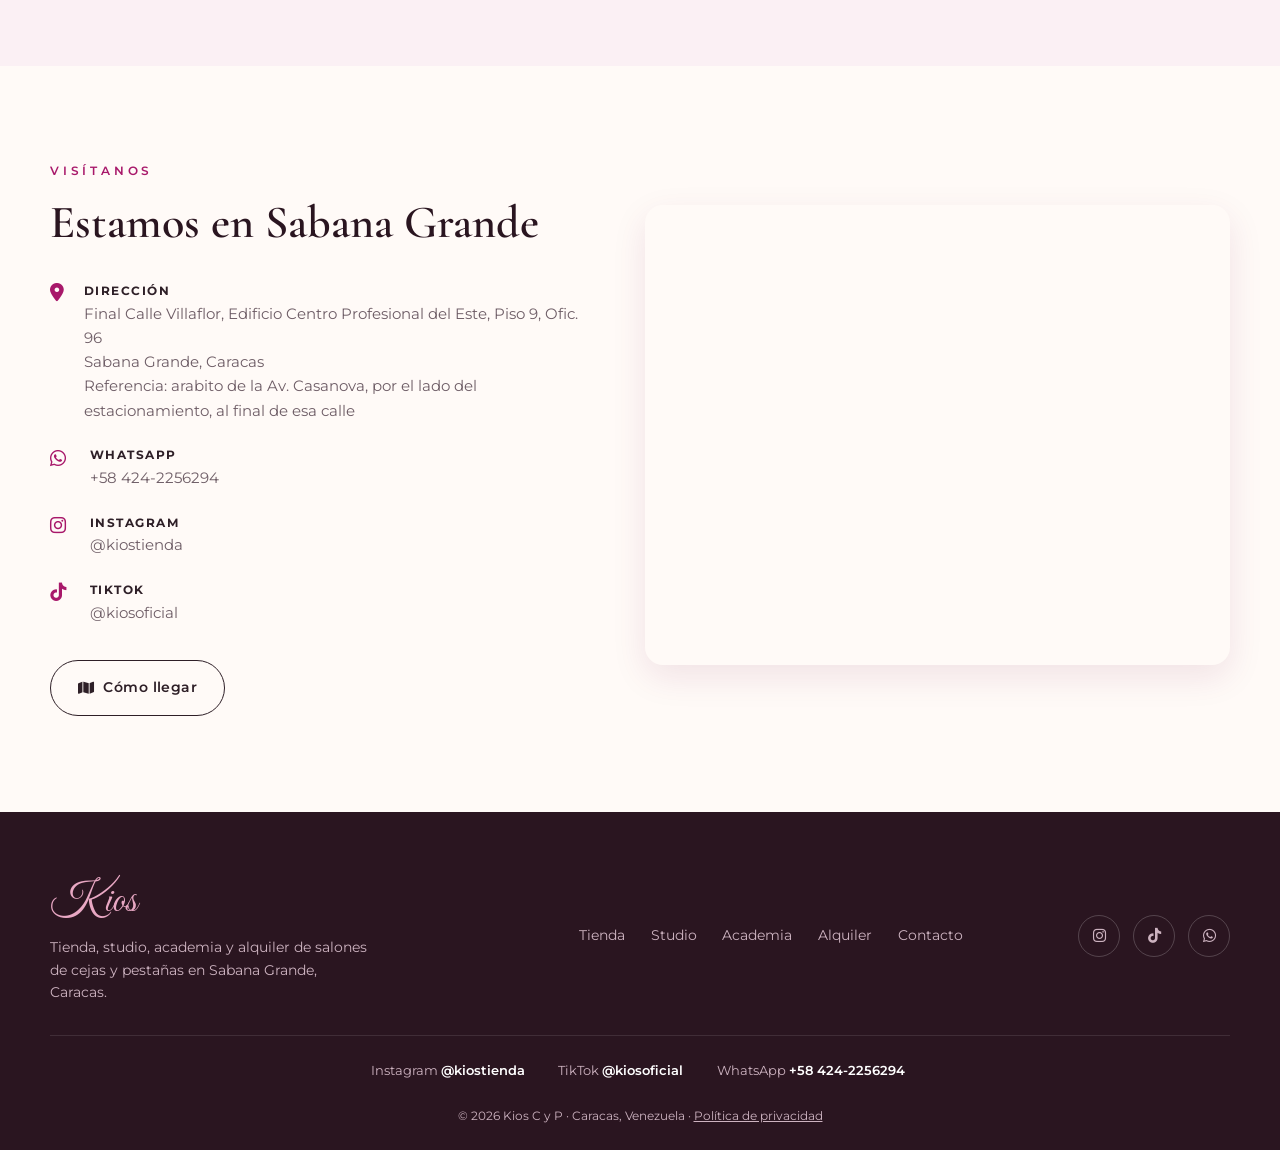
<file: alquiler.html>
<!DOCTYPE html>
<html lang="es">
<head>
  <meta charset="UTF-8" />
  <meta name="viewport" content="width=device-width, initial-scale=1.0" />
  <meta name="description" content="Alquila salones equipados para dictar tus cursos en Sabana Grande, Caracas. Salones para clases personalizadas, cursos, prácticas y conferencias desde 30$ al día." />
  <title>Alquiler de Salones en Sabana Grande — Kios Studio</title>

  <!-- Google Fonts -->
  <link rel="preconnect" href="https://fonts.googleapis.com" />
  <link rel="preconnect" href="https://fonts.gstatic.com" crossorigin />
  <link href="https://fonts.googleapis.com/css2?family=Cormorant+Garamond:wght@500;600;700&family=Great+Vibes&family=Montserrat:wght@400;500;600;700&display=swap" rel="stylesheet" />

  <!-- Font Awesome -->
  <link rel="stylesheet" href="https://cdnjs.cloudflare.com/ajax/libs/font-awesome/6.5.0/css/all.min.css" />

  <link rel="stylesheet" href="css/styles.css" />
</head>
<body>

  <!-- ========== BARRA DE AVISO ========== -->
  <div class="topbar">
    <div class="container topbar__inner">
      <span><i class="fas fa-door-open"></i> Salones equipados desde 30$ al día</span>
      <span class="topbar__hide-sm"><i class="fas fa-location-dot"></i> Sabana Grande, Caracas</span>
    </div>
  </div>

  <!-- ========== NAVBAR ========== -->
  <header class="navbar" id="navbar">
    <div class="container navbar__inner">
      <div class="navbar__logo">
        <a href="index.html" class="logo__word" aria-label="Kios, ir al inicio">Kios</a>
        <span class="logo__sub"><a href="tienda.html">Tienda</a> · <a href="studio.html">Studio</a> · <a href="academia.html">Academia</a></span>
      </div>

      <nav class="navbar__links" id="navLinks">
        <a href="tienda.html">Tienda</a>
        <a href="studio.html">Studio</a>
        <a href="academia.html">Academia</a>
        <a href="alquiler.html" class="is-active">Alquiler</a>
        <a href="index.html#contacto">Contacto</a>
      </nav>

      <a class="btn btn--primary navbar__cta" data-wa="el alquiler de salones">
        <i class="fab fa-whatsapp"></i> <span>Reservar salón</span>
      </a>

      <button class="navbar__burger" id="burger" aria-label="Abrir menú">
        <span></span><span></span><span></span>
      </button>
    </div>
  </header>

  <main>

    <!-- ========== ALQUILER DE SALONES ========== -->
    <section class="section section--blush page-first" id="alquiler">
      <div class="container">
        <div class="section__head reveal">
          <p class="eyebrow">Para profesionales</p>
          <h1 class="h2">Alquila nuestros <span class="script">salones</span></h1>
          <p class="section__lead">Espacios equipados para dictar tus cursos, clases personalizadas, prácticas y conferencias, en pleno Sabana Grande. Todos los precios son por día de 8 horas.</p>
        </div>

        <div class="rental">
          <div class="rental__side reveal">
            <img src="assets/img/salon-practicas.jpg" alt="Salón de prácticas con camillas" loading="lazy" />
            <img src="assets/img/salon-conferencias.jpg" alt="Salón para conferencias" loading="lazy" />
            <p class="rental__label">Todos incluyen</p>
            <ul class="rental__includes">
              <li><i class="fas fa-snowflake"></i> Aire acondicionado</li>
              <li><i class="fas fa-wifi"></i> Wifi</li>
              <li><i class="fas fa-restroom"></i> Baños</li>
              <li><i class="fas fa-camera"></i> Espacios para fotos</li>
              <li><i class="fas fa-tv"></i> TV*</li>
              <li><i class="fas fa-mug-hot"></i> Microondas**</li>
            </ul>
            <small>*Debes traer laptop o transmitir desde tu teléfono. La Cabina de Especialista no la incluye. **Lo maneja la asesora.</small>
          </div>

          <div class="rates reveal">
            <p class="rates__group">Servicios</p>
            <a class="rate" data-wa="alquilar la Cabina de Especialista"><div><strong>Cabina de Especialista</strong><span>Cabina privada · 1 camilla · 1 aro de luz</span></div><b>30$</b></a>

            <p class="rates__group">Clases personalizadas</p>
            <a class="rate" data-wa="alquilar el Salón Personalizado"><div><strong>Salón Personalizado</strong><span>1–2 alumnas · 1 camilla</span></div><b>35$</b></a>
            <a class="rate" data-wa="alquilar el Salón Práctica Personalizada"><div><strong>Salón Práctica Personalizada</strong><span>1–2 alumnas · 2 camillas</span></div><b>40$</b></a>

            <p class="rates__group">Cursos</p>
            <a class="rate" data-wa="alquilar el Salón Diamond"><div><strong>Salón Diamond</strong><span>4 alumnas · 1 camilla</span></div><b>45$</b></a>
            <a class="rate" data-wa="alquilar el Salón Platinium"><div><strong>Salón Platinium</strong><span>6 alumnas · 2 camillas · 35 m²</span></div><b>50$</b></a>
            <a class="rate" data-wa="alquilar el Salón Gold"><div><strong>Salón Gold</strong><span>8 alumnas · 4 camillas · 54 m²</span></div><b>70$</b></a>

            <p class="rates__group">Prácticas</p>
            <a class="rate" data-wa="alquilar el Salón Platinium de Prácticas"><div><strong>Platinium de Prácticas</strong><span>6 alumnas · 3 camillas · 35 m²</span></div><b>70$</b></a>
            <a class="rate" data-wa="alquilar el Salón Gold de Prácticas"><div><strong>Gold de Prácticas</strong><span>12 alumnas · 6 camillas · 54 m²</span></div><b>90$</b></a>

            <p class="rates__group">Conferencias</p>
            <a class="rate" data-wa="alquilar el Salón Titanium para Conferencia"><div><strong>Titanium para Conferencia</strong><span>12 alumnas · 35 m²</span></div><b>70$</b></a>
            <a class="rate" data-wa="alquilar el Salón Premium para Conferencias"><div><strong>Premium para Conferencias</strong><span>15 alumnas · 54 m²</span></div><b>120$</b></a>
            <a class="rate" data-wa="alquilar el Salón Perfect para Conferencias"><div><strong>Perfect para Conferencias</strong><span>20 alumnas: 90$ · 30 personas: 110$ · 54 m²</span></div><b>90$</b></a>
          </div>
        </div>

        <div class="faq rental__terms">
          <details class="reveal">
            <summary>Condiciones de alquiler</summary>
            <ul>
              <li><strong>Horario:</strong> lunes a sábado de 8:30 a.m. a 4:30 p.m.</li>
              <li><strong>Reserva:</strong> de lunes a viernes, con 10$. El resto se paga el mismo día antes de entrar.</li>
              <li><strong>Fines de semana:</strong> sábados y domingos se paga el 100% para garantizar la reserva, y no se pueden reprogramar.</li>
              <li><strong>Domingos y feriados:</strong> incremento de 30$.</li>
              <li><strong>Reprogramar:</strong> con mínimo 10 días de anticipación y una sola vez. Si no asistes o no avisas a tiempo, pierdes la reserva.</li>
              <li><strong>Tiempo extra:</strong> 1/2 hora 7$ y 1 hora 14$, a partir de las 4:30 p.m. Se pide antes de las 2:00 p.m. y se paga al solicitarlo.</li>
              <li><strong>Extras:</strong> camilla 6$, silla de especialista de cejas 6$, mesa y silla para alumna extra 6$.</li>
              <li><strong>Pago:</strong> bolívares, divisas en efectivo, Zelle, Binance o PayPal.</li>
              <li><strong>Modelos:</strong> deben llegar en el horario de tu curso, con un máximo de 30 minutos de espera en recepción.</li>
              <li><strong>Acompañantes:</strong> deben permanecer dentro del salón.</li>
            </ul>
            <p>Al pagar la reserva o el total del alquiler aceptas los términos y condiciones de Kios Studio. Pídenos el documento completo por WhatsApp.</p>
          </details>
        </div>
      </div>
    </section>

    <!-- ========== CONTACTO ========== -->
    <section class="section" id="contacto">
      <div class="container contact">
        <div class="contact__info reveal">
          <p class="eyebrow">Visítanos</p>
          <h2>Estamos en Sabana Grande</h2>
          <ul class="contact__list">
            <li><i class="fas fa-location-dot"></i><div><strong>Dirección</strong><span>Final Calle Villaflor, Edificio Centro Profesional del Este, Piso 9, Ofic. 96<br />Sabana Grande, Caracas</span><span>Referencia: arabito de la Av. Casanova, por el lado del estacionamiento, al final de esa calle</span></div></li>
            <li><i class="fab fa-whatsapp"></i><div><strong>WhatsApp</strong><a href="https://wa.me/584242256294" target="_blank" rel="noopener">+58 424-2256294</a></div></li>
            <li><i class="fab fa-instagram"></i><div><strong>Instagram</strong><a href="https://www.instagram.com/kiostienda/" target="_blank" rel="noopener">@kiostienda</a></div></li>
            <li><i class="fab fa-tiktok"></i><div><strong>TikTok</strong><a href="https://www.tiktok.com/@kiosoficial" target="_blank" rel="noopener">@kiosoficial</a></div></li>
          </ul>
          <a href="https://maps.app.goo.gl/WRC1f1G1rYaAxHbv8" target="_blank" rel="noopener" class="btn btn--ghost"><i class="fas fa-map"></i> Cómo llegar</a>
        </div>
        <div class="contact__map reveal">
          <iframe title="Ubicación de Kios en Google Maps" src="https://www.google.com/maps?q=Centro+Profesional+del+Este,+Sabana+Grande,+Caracas&output=embed" loading="lazy" referrerpolicy="no-referrer-when-downgrade"></iframe>
        </div>
      </div>
    </section>

  </main>

  <!-- ========== FOOTER ========== -->
  <footer class="footer">
    <div class="container footer__inner">
      <div>
        <span class="logo__word logo__word--light">Kios</span>
        <p>Tienda, studio, academia y alquiler de salones de cejas y pestañas en Sabana Grande, Caracas.</p>
      </div>
      <nav class="footer__links">
        <a href="tienda.html">Tienda</a>
        <a href="studio.html">Studio</a>
        <a href="academia.html">Academia</a>
        <a href="alquiler.html">Alquiler</a>
        <a href="index.html#contacto">Contacto</a>
      </nav>
      <div class="footer__social">
        <a href="https://www.instagram.com/kiostienda/" target="_blank" rel="noopener" aria-label="Instagram de la tienda"><i class="fab fa-instagram"></i></a>
        <a href="https://www.tiktok.com/@kiosoficial" target="_blank" rel="noopener" aria-label="TikTok"><i class="fab fa-tiktok"></i></a>
        <a href="https://wa.me/584242256294" target="_blank" rel="noopener" aria-label="WhatsApp"><i class="fab fa-whatsapp"></i></a>
      </div>
    </div>
    <ul class="footer__accounts">
      <li>Instagram <a href="https://www.instagram.com/kiostienda/" target="_blank" rel="noopener">@kiostienda</a></li>
      <li>TikTok <a href="https://www.tiktok.com/@kiosoficial" target="_blank" rel="noopener">@kiosoficial</a></li>
      <li>WhatsApp <a href="https://wa.me/584242256294" target="_blank" rel="noopener">+58 424-2256294</a></li>
    </ul>
    <p class="footer__copy">© <span id="year"></span> Kios C y P · Caracas, Venezuela · <a href="privacidad.html">Política de privacidad</a></p>
  </footer>

  <!-- ========== WHATSAPP FLOTANTE ========== -->
  <a class="wa-float" data-wa="el alquiler de salones" aria-label="Escríbenos por WhatsApp">
    <i class="fab fa-whatsapp"></i>
  </a>

  <script src="js/main.js"></script>
</body>
</html>
</file>
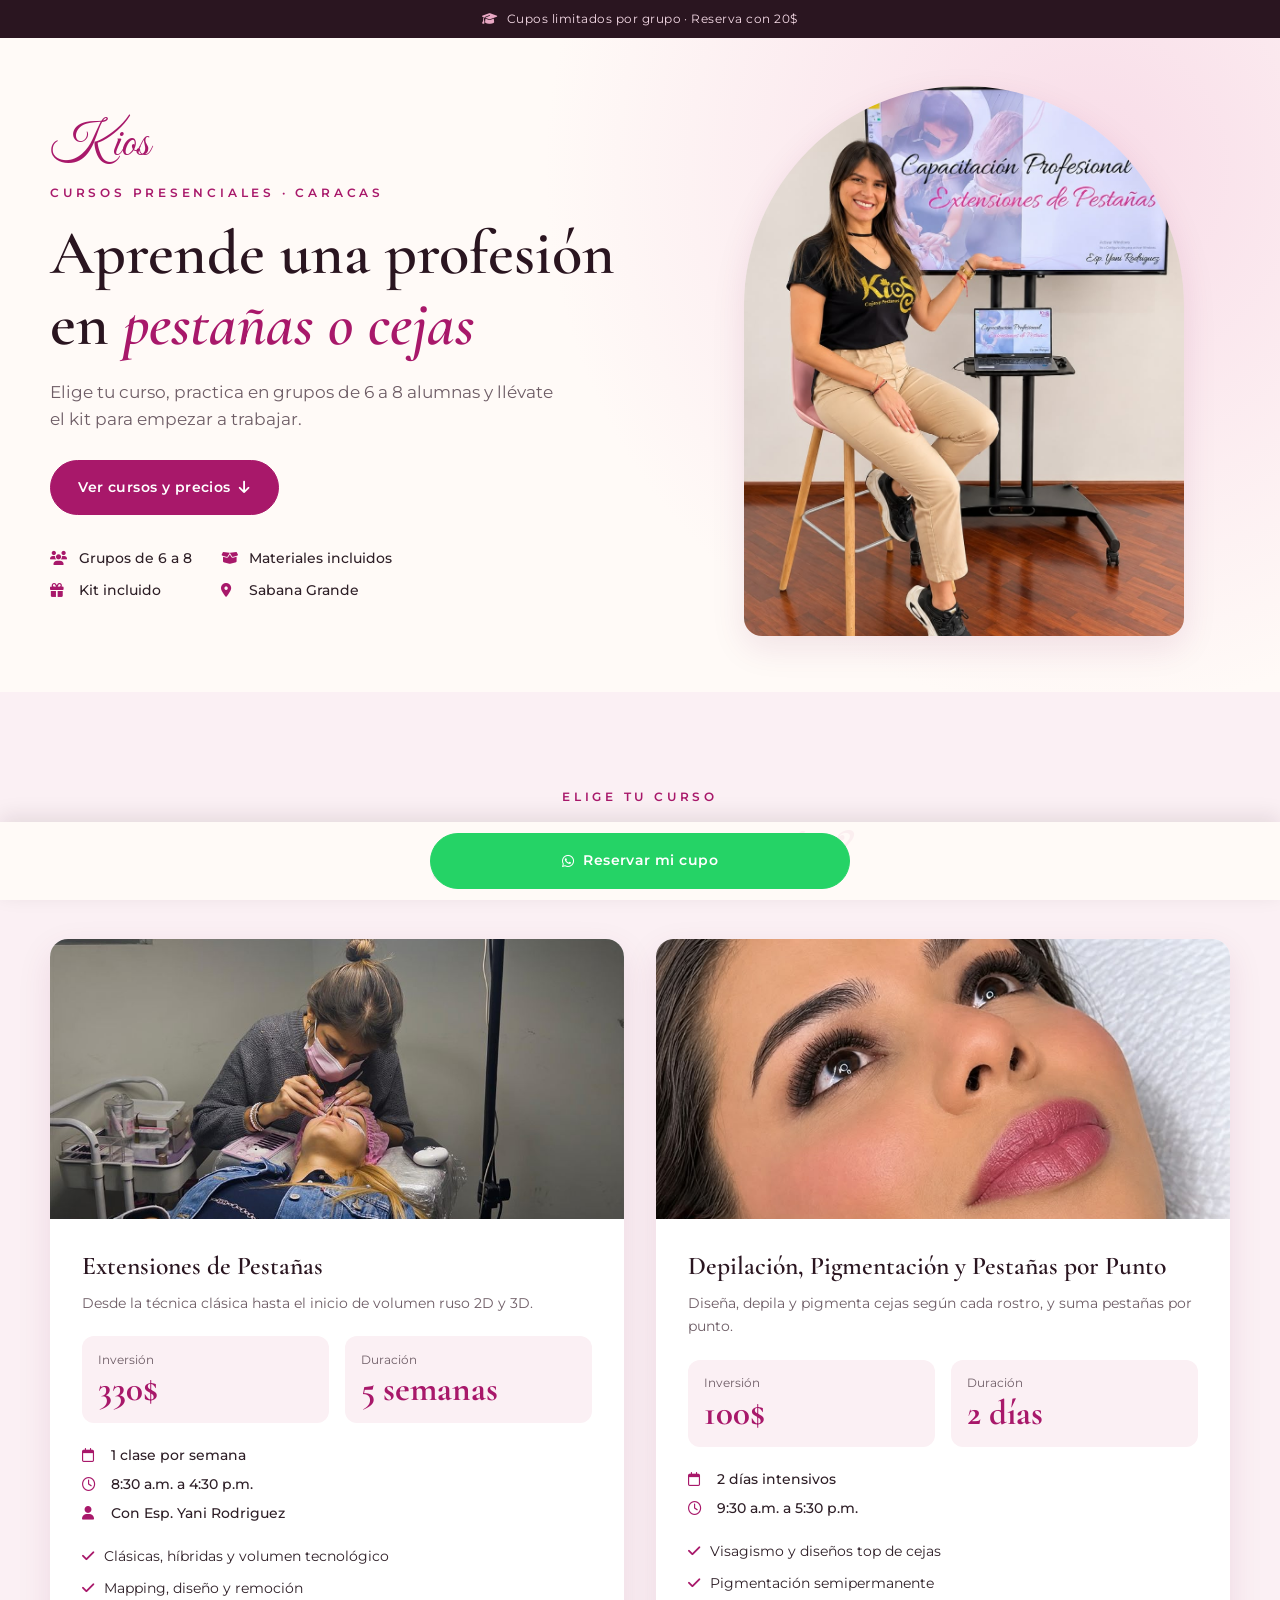
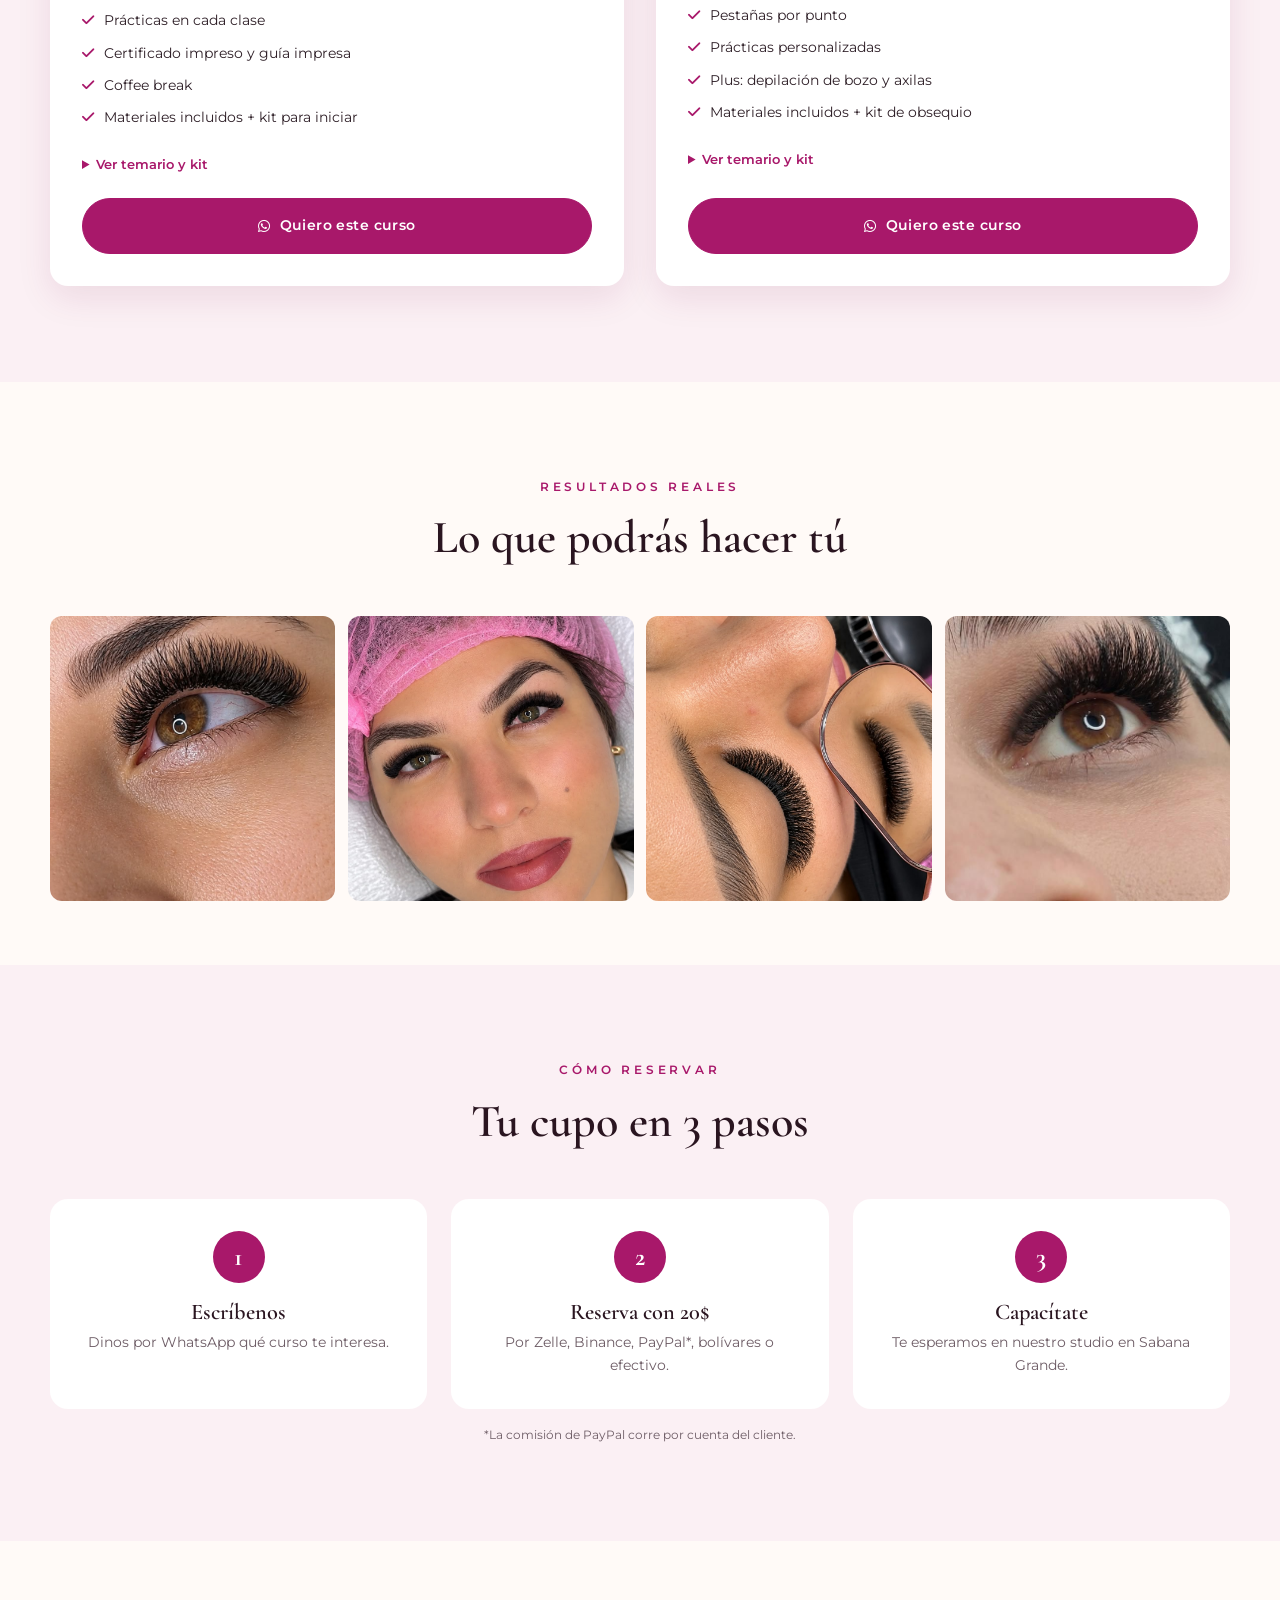
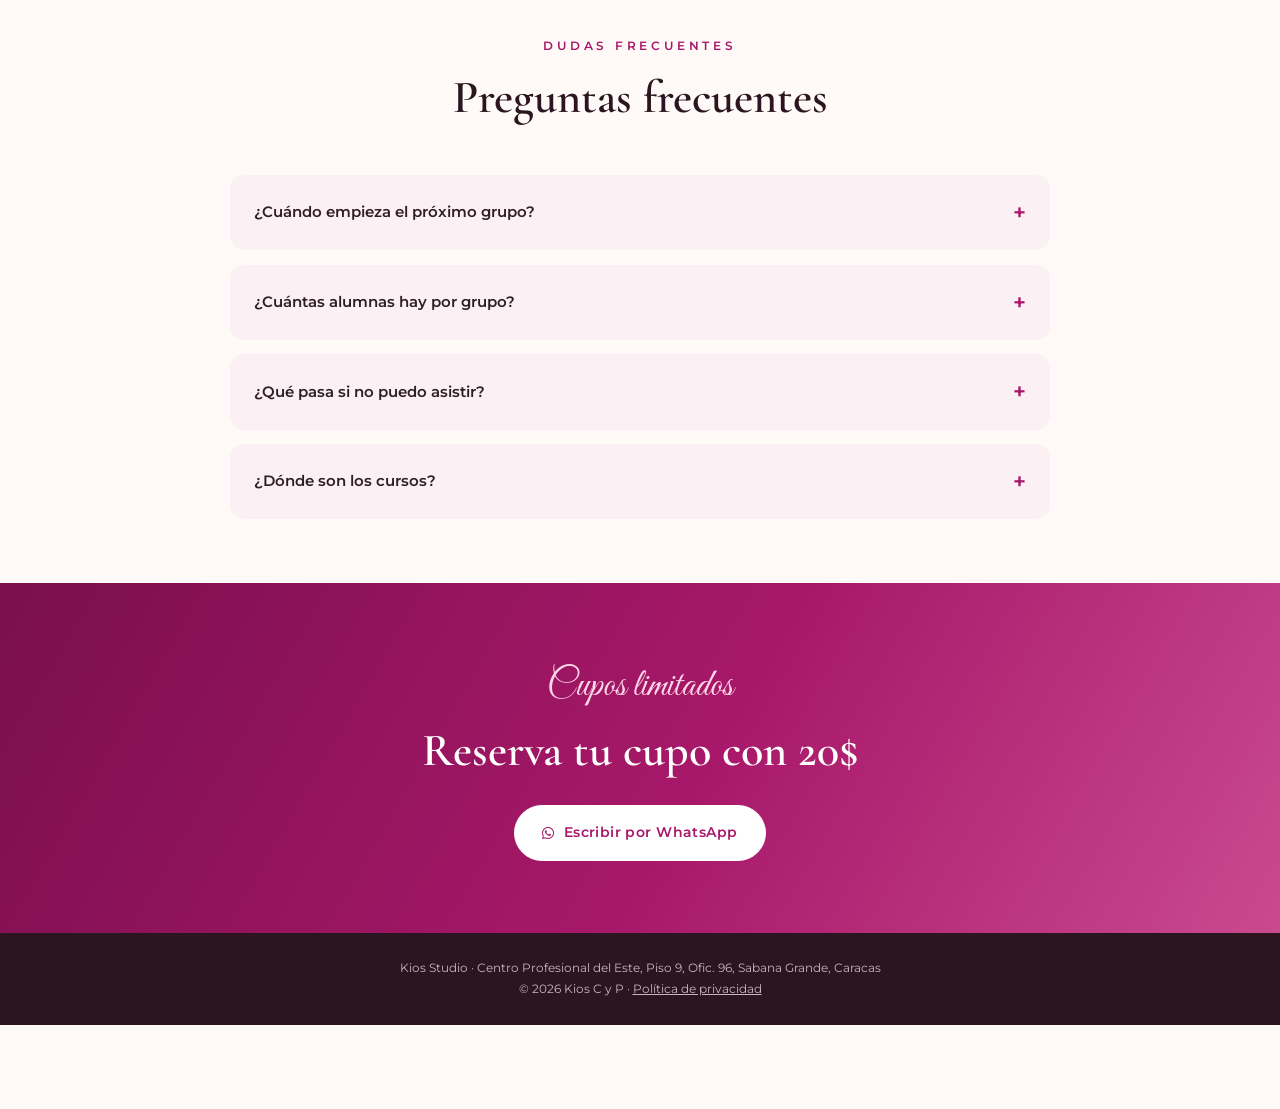
<file: cursos.html>
<!DOCTYPE html>
<html lang="es">
<head>
  <meta charset="UTF-8" />
  <meta name="viewport" content="width=device-width, initial-scale=1.0" />
  <meta name="description" content="Cursos presenciales de Extensiones de Pestañas y de Depilación y Pigmentación de cejas en Sabana Grande, Caracas. Grupos de 6 a 8 alumnas, materiales y kit incluidos." />
  <title>Cursos de Pestañas y Cejas en Caracas — Kios Studio</title>

  <!-- Google Fonts -->
  <link rel="preconnect" href="https://fonts.googleapis.com" />
  <link rel="preconnect" href="https://fonts.gstatic.com" crossorigin />
  <link href="https://fonts.googleapis.com/css2?family=Cormorant+Garamond:wght@500;600;700&family=Great+Vibes&family=Montserrat:wght@400;500;600;700&display=swap" rel="stylesheet" />

  <!-- Font Awesome -->
  <link rel="stylesheet" href="https://cdnjs.cloudflare.com/ajax/libs/font-awesome/6.5.0/css/all.min.css" />

  <link rel="stylesheet" href="css/styles.css" />
  <link rel="stylesheet" href="css/landing.css" />
</head>
<body class="landing">

  <!-- ========== BARRA DE AVISO ========== -->
  <div class="topbar">
    <div class="container topbar__inner">
      <span><i class="fas fa-graduation-cap"></i> Cupos limitados por grupo · Reserva con 20$</span>
    </div>
  </div>

  <main>

    <!-- ========== HERO ========== -->
    <section class="lp-hero">
      <div class="container lp-hero__inner">
        <div class="lp-hero__text">
          <span class="logo__word">Kios</span>
          <p class="eyebrow">Cursos presenciales · Caracas</p>
          <h1>Aprende una profesión en <em>pestañas o cejas</em></h1>
          <p class="hero__lead">Elige tu curso, practica en grupos de 6 a 8 alumnas y llévate el kit para empezar a trabajar.</p>
          <a href="#cursos" class="btn btn--primary">Ver cursos y precios <i class="fas fa-arrow-down"></i></a>
          <ul class="lp-trust">
            <li><i class="fas fa-users"></i> Grupos de 6 a 8</li>
            <li><i class="fas fa-box-open"></i> Materiales incluidos</li>
            <li><i class="fas fa-gift"></i> Kit incluido</li>
            <li><i class="fas fa-location-dot"></i> Sabana Grande</li>
          </ul>
        </div>
        <img class="lp-hero__img" src="assets/img/instructora.jpg" alt="Instructora de Kios Studio en una capacitación profesional" />
      </div>
    </section>

    <!-- ========== CURSOS ========== -->
    <section class="section section--blush" id="cursos">
      <div class="container">
        <div class="section__head">
          <p class="eyebrow">Elige tu curso</p>
          <h2>¿Cuál quieres <span class="script">aprender?</span></h2>
        </div>

        <div class="courses">
          <article class="course">
            <img src="assets/img/practica-pestanas.jpg" alt="Alumna practicando extensiones de pestañas" />
            <div class="course__body">
              <h3>Extensiones de Pestañas</h3>
              <p>Desde la técnica clásica hasta el inicio de volumen ruso 2D y 3D.</p>

              <div class="course__prices">
                <div><small>Inversión</small><strong>330$</strong></div>
                <div><small>Duración</small><strong>5 semanas</strong></div>
              </div>

              <ul class="lp-facts">
                <li><i class="far fa-calendar"></i> 1 clase por semana</li>
                <li><i class="far fa-clock"></i> 8:30 a.m. a 4:30 p.m.</li>
                <li><i class="fas fa-user"></i> Con Esp. Yani Rodriguez</li>
              </ul>

              <ul class="checks">
                <li>Clásicas, híbridas y volumen tecnológico</li>
                <li>Mapping, diseño y remoción</li>
                <li>Prácticas en cada clase</li>
                <li>Certificado impreso y guía impresa</li>
                <li>Coffee break</li>
                <li>Materiales incluidos + kit para iniciar</li>
              </ul>

              <details class="lp-more">
                <summary>Ver temario y kit</summary>
                <p><strong>Temario:</strong> composición de las pestañas, higiene y seguridad, tipos de pestañas y técnicas, longitud y combinaciones, adhesivos y polimerización, quemadura química, set de trabajo e imagen profesional, técnica clásica, tipos de ojos, diseño, mapping, tapping, stickies, remoción, efecto híbrido, volumen tecnológico (YY, W) y acabados, e inducción a volumen ruso 2D y 3D.</p>
                <p><strong>Tu kit:</strong> adhesivo Kios Premium 3 ml, par de pinzas curva y recta, pestañas Kios 0,15 C y D, pestañas Kios 0,10 y 0,12 CC, pestañas tecnológicas Diamond W 3D, primer Kios, espuma de extensiones Kios, 20 cepillos, 20 microbrush, micropore, cepillo de espuma, espejo, 10 parches, pallet y mini ventilador.</p>
              </details>

              <a class="btn btn--primary" data-msg="quiero reservar cupo en el curso de Extensiones de Pestañas" data-course="Extensiones de Pestañas"><i class="fab fa-whatsapp"></i> Quiero este curso</a>
            </div>
          </article>

          <article class="course">
            <img src="assets/img/resultado-2.jpg" alt="Cejas diseñadas y pestañas por punto" style="object-position: center 30%" />
            <div class="course__body">
              <h3>Depilación, Pigmentación y Pestañas por Punto</h3>
              <p>Diseña, depila y pigmenta cejas según cada rostro, y suma pestañas por punto.</p>

              <div class="course__prices">
                <div><small>Inversión</small><strong>100$</strong></div>
                <div><small>Duración</small><strong>2 días</strong></div>
              </div>

              <ul class="lp-facts">
                <li><i class="far fa-calendar"></i> 2 días intensivos</li>
                <li><i class="far fa-clock"></i> 9:30 a.m. a 5:30 p.m.</li>
              </ul>

              <ul class="checks">
                <li>Visagismo y diseños top de cejas</li>
                <li>Pigmentación semipermanente</li>
                <li>Pestañas por punto</li>
                <li>Prácticas personalizadas</li>
                <li>Plus: depilación de bozo y axilas</li>
                <li>Materiales incluidos + kit de obsequio</li>
              </ul>

              <details class="lp-more">
                <summary>Ver temario y kit</summary>
                <p><strong>Temario:</strong> depilación vs. epilación, la piel y sus capas, biotipos y enfermedades de la piel, tipos de cejas y de rostro, preparación de la piel, visagismo, diseños top de cejas, contraindicaciones, materiales, asepsia y pestañas por punto.</p>
                <p><strong>Tu kit:</strong> pigmento semipermanente Kios, hilo tinturado Kios, tijera, pinza para cejas, calibrador/vernier, creyón, copa para pigmento, pincel doble y pestañas por punto.</p>
              </details>

              <a class="btn btn--primary" data-msg="quiero reservar cupo en el curso de Depilación, Pigmentación y Pestañas por Punto" data-course="Depilación y Pigmentación"><i class="fab fa-whatsapp"></i> Quiero este curso</a>
            </div>
          </article>
        </div>
      </div>
    </section>

    <!-- ========== RESULTADOS ========== -->
    <section class="section section--tight">
      <div class="container">
        <div class="section__head">
          <p class="eyebrow">Resultados reales</p>
          <h2>Lo que podrás hacer tú</h2>
        </div>
        <div class="gallery lp-gallery">
          <img src="assets/img/pestanas-1.jpg" alt="Extensiones de pestañas de volumen" loading="lazy" />
          <img src="assets/img/resultado-1.jpg" alt="Resultado de cejas y pestañas" loading="lazy" />
          <img src="assets/img/pestanas-espejo.jpg" alt="Clienta viendo su resultado en el espejo" loading="lazy" />
          <img src="assets/img/pestanas-2.jpg" alt="Extensiones de pestañas de volumen" loading="lazy" />
        </div>
      </div>
    </section>

    <!-- ========== CÓMO RESERVAR ========== -->
    <section class="section section--blush">
      <div class="container">
        <div class="section__head">
          <p class="eyebrow">Cómo reservar</p>
          <h2>Tu cupo en 3 pasos</h2>
        </div>
        <ol class="steps lp-steps">
          <li><span>1</span><h3>Escríbenos</h3><p>Dinos por WhatsApp qué curso te interesa.</p></li>
          <li><span>2</span><h3>Reserva con 20$</h3><p>Por Zelle, Binance, PayPal*, bolívares o efectivo.</p></li>
          <li><span>3</span><h3>Capacítate</h3><p>Te esperamos en nuestro studio en Sabana Grande.</p></li>
        </ol>
        <p class="lp-note">*La comisión de PayPal corre por cuenta del cliente.</p>
      </div>
    </section>

    <!-- ========== FAQ ========== -->
    <section class="section section--tight">
      <div class="container container--narrow">
        <div class="section__head">
          <p class="eyebrow">Dudas frecuentes</p>
          <h2>Preguntas frecuentes</h2>
        </div>
        <div class="faq lp-faq">
          <details>
            <summary>¿Cuándo empieza el próximo grupo?</summary>
            <p>Escríbenos por WhatsApp y te confirmamos las fechas disponibles.</p>
          </details>
          <details>
            <summary>¿Cuántas alumnas hay por grupo?</summary>
            <p>Trabajamos con grupos de 6 a 8 alumnas.</p>
          </details>
          <details>
            <summary>¿Qué pasa si no puedo asistir?</summary>
            <p>Tu curso se reprograma para la próxima capacitación. No hay devoluciones.</p>
          </details>
          <details>
            <summary>¿Dónde son los cursos?</summary>
            <p>En Kios Studio: Centro Profesional del Este, Piso 9, Ofic. 96, Sabana Grande, Caracas.</p>
          </details>
        </div>
      </div>
    </section>

    <!-- ========== CTA FINAL ========== -->
    <section class="promo">
      <div class="container promo__inner">
        <p class="script">Cupos limitados</p>
        <h2>Reserva tu cupo con 20$</h2>
        <a class="btn btn--light" data-msg="quiero información sobre los cursos" data-course="General"><i class="fab fa-whatsapp"></i> Escribir por WhatsApp</a>
      </div>
    </section>

  </main>

  <!-- ========== FOOTER ========== -->
  <footer class="lp-footer">
    <p>Kios Studio · Centro Profesional del Este, Piso 9, Ofic. 96, Sabana Grande, Caracas</p>
    <p>© <span id="year"></span> Kios C y P · <a href="privacidad.html">Política de privacidad</a></p>
  </footer>

  <!-- ========== BOTÓN FIJO ========== -->
  <div class="lp-sticky">
    <a class="btn btn--primary" data-msg="quiero información sobre los cursos" data-course="General"><i class="fab fa-whatsapp"></i> Reservar mi cupo</a>
  </div>

  <script src="js/landing.js"></script>
</body>
</html>
</file>
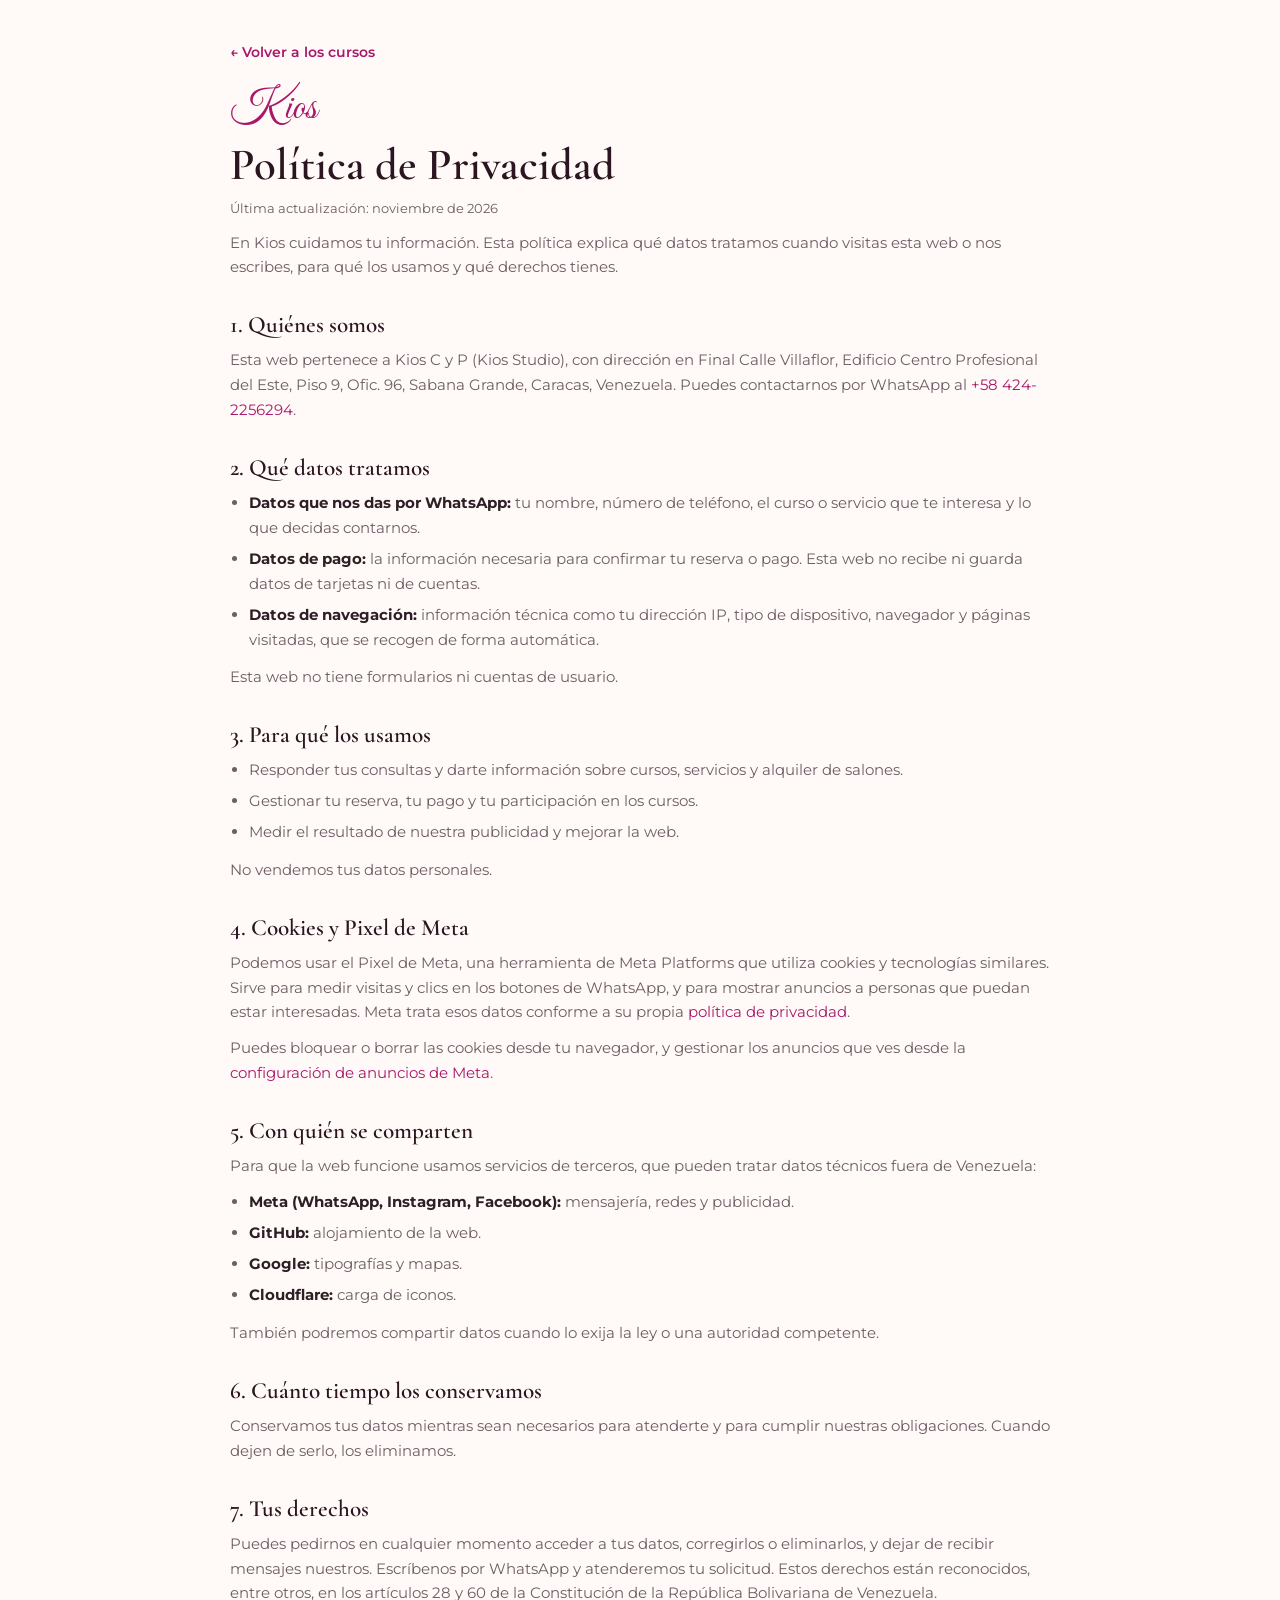
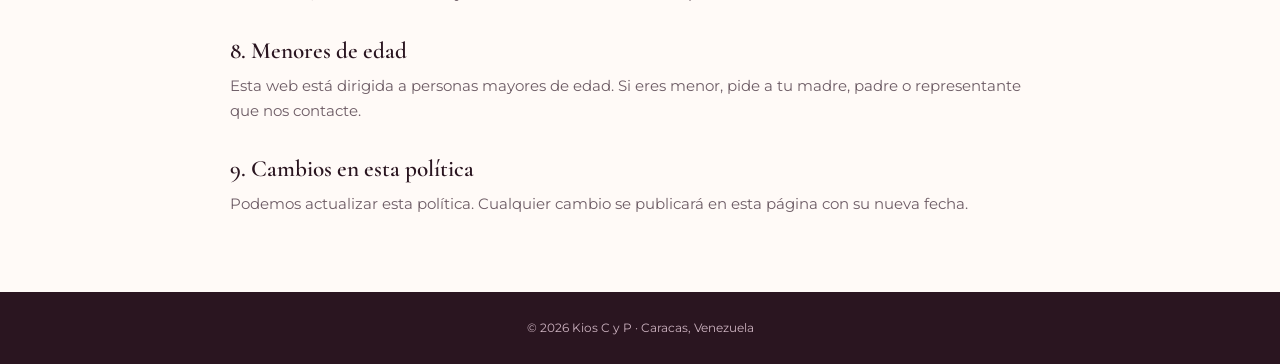
<file: privacidad.html>
<!DOCTYPE html>
<html lang="es">
<head>
  <meta charset="UTF-8" />
  <meta name="viewport" content="width=device-width, initial-scale=1.0" />
  <meta name="description" content="Política de privacidad de Kios Studio: qué datos tratamos, para qué y cómo ejercer tus derechos." />
  <title>Política de Privacidad — Kios Studio</title>

  <!-- Google Fonts -->
  <link rel="preconnect" href="https://fonts.googleapis.com" />
  <link rel="preconnect" href="https://fonts.gstatic.com" crossorigin />
  <link href="https://fonts.googleapis.com/css2?family=Cormorant+Garamond:wght@500;600;700&family=Great+Vibes&family=Montserrat:wght@400;500;600;700&display=swap" rel="stylesheet" />

  <link rel="stylesheet" href="css/styles.css" />
  <link rel="stylesheet" href="css/landing.css" />
</head>
<body>

  <main class="legal">
    <div class="container container--narrow">
      <a href="cursos.html" class="legal__back">← Volver a los cursos</a>
      <span class="logo__word">Kios</span>
      <h1>Política de Privacidad</h1>
      <p class="legal__date">Última actualización: noviembre de 2026</p>

      <p>En Kios cuidamos tu información. Esta política explica qué datos tratamos cuando visitas esta web o nos escribes, para qué los usamos y qué derechos tienes.</p>

      <h2>1. Quiénes somos</h2>
      <p>Esta web pertenece a Kios C y P (Kios Studio), con dirección en Final Calle Villaflor, Edificio Centro Profesional del Este, Piso 9, Ofic. 96, Sabana Grande, Caracas, Venezuela. Puedes contactarnos por WhatsApp al <a href="https://wa.me/584242256294">+58 424-2256294</a>.</p>

      <h2>2. Qué datos tratamos</h2>
      <ul>
        <li><strong>Datos que nos das por WhatsApp:</strong> tu nombre, número de teléfono, el curso o servicio que te interesa y lo que decidas contarnos.</li>
        <li><strong>Datos de pago:</strong> la información necesaria para confirmar tu reserva o pago. Esta web no recibe ni guarda datos de tarjetas ni de cuentas.</li>
        <li><strong>Datos de navegación:</strong> información técnica como tu dirección IP, tipo de dispositivo, navegador y páginas visitadas, que se recogen de forma automática.</li>
      </ul>
      <p>Esta web no tiene formularios ni cuentas de usuario.</p>

      <h2>3. Para qué los usamos</h2>
      <ul>
        <li>Responder tus consultas y darte información sobre cursos, servicios y alquiler de salones.</li>
        <li>Gestionar tu reserva, tu pago y tu participación en los cursos.</li>
        <li>Medir el resultado de nuestra publicidad y mejorar la web.</li>
      </ul>
      <p>No vendemos tus datos personales.</p>

      <h2>4. Cookies y Pixel de Meta</h2>
      <p>Podemos usar el Pixel de Meta, una herramienta de Meta Platforms que utiliza cookies y tecnologías similares. Sirve para medir visitas y clics en los botones de WhatsApp, y para mostrar anuncios a personas que puedan estar interesadas. Meta trata esos datos conforme a su propia <a href="https://www.facebook.com/privacy/policy/" target="_blank" rel="noopener">política de privacidad</a>.</p>
      <p>Puedes bloquear o borrar las cookies desde tu navegador, y gestionar los anuncios que ves desde la <a href="https://www.facebook.com/adpreferences" target="_blank" rel="noopener">configuración de anuncios de Meta</a>.</p>

      <h2>5. Con quién se comparten</h2>
      <p>Para que la web funcione usamos servicios de terceros, que pueden tratar datos técnicos fuera de Venezuela:</p>
      <ul>
        <li><strong>Meta (WhatsApp, Instagram, Facebook):</strong> mensajería, redes y publicidad.</li>
        <li><strong>GitHub:</strong> alojamiento de la web.</li>
        <li><strong>Google:</strong> tipografías y mapas.</li>
        <li><strong>Cloudflare:</strong> carga de iconos.</li>
      </ul>
      <p>También podremos compartir datos cuando lo exija la ley o una autoridad competente.</p>

      <h2>6. Cuánto tiempo los conservamos</h2>
      <p>Conservamos tus datos mientras sean necesarios para atenderte y para cumplir nuestras obligaciones. Cuando dejen de serlo, los eliminamos.</p>

      <h2>7. Tus derechos</h2>
      <p>Puedes pedirnos en cualquier momento acceder a tus datos, corregirlos o eliminarlos, y dejar de recibir mensajes nuestros. Escríbenos por WhatsApp y atenderemos tu solicitud. Estos derechos están reconocidos, entre otros, en los artículos 28 y 60 de la Constitución de la República Bolivariana de Venezuela.</p>

      <h2>8. Menores de edad</h2>
      <p>Esta web está dirigida a personas mayores de edad. Si eres menor, pide a tu madre, padre o representante que nos contacte.</p>

      <h2>9. Cambios en esta política</h2>
      <p>Podemos actualizar esta política. Cualquier cambio se publicará en esta página con su nueva fecha.</p>
    </div>
  </main>

  <footer class="lp-footer">
    <p>© <span id="year"></span> Kios C y P · Caracas, Venezuela</p>
  </footer>

  <script>document.getElementById('year').textContent = new Date().getFullYear();</script>
</body>
</html>
</file>
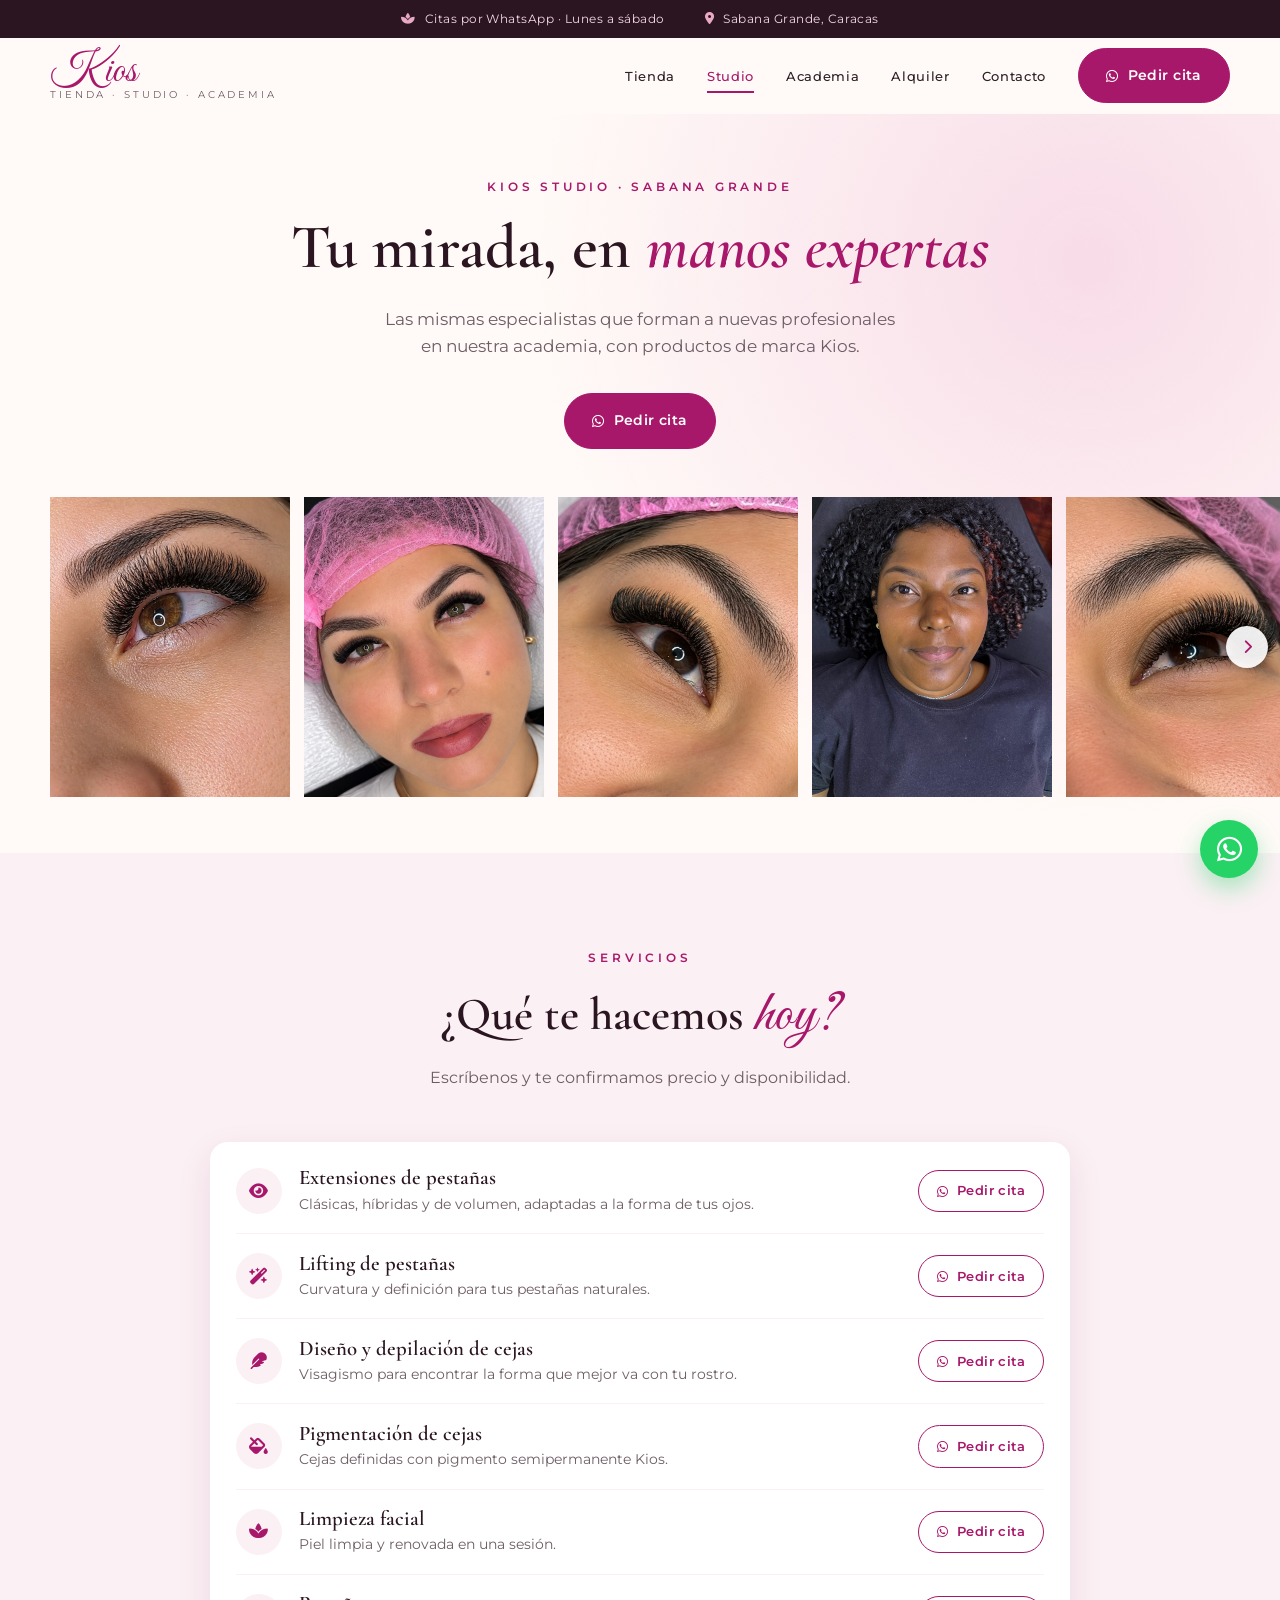
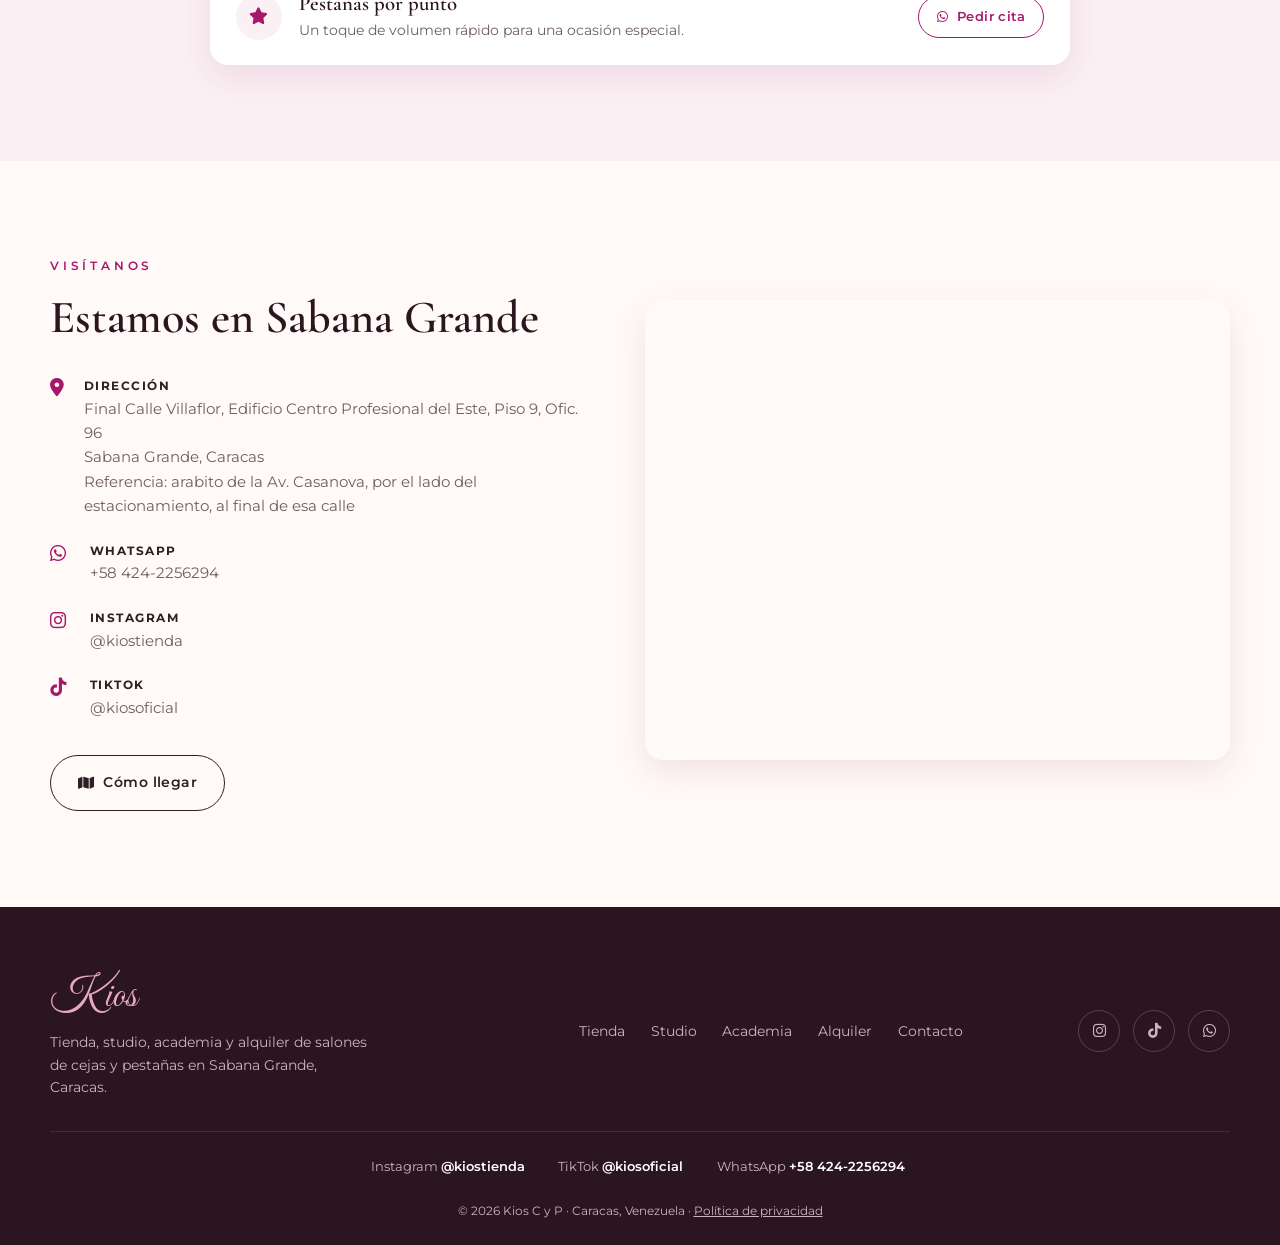
<file: studio.html>
<!DOCTYPE html>
<html lang="es">
<head>
  <meta charset="UTF-8" />
  <meta name="viewport" content="width=device-width, initial-scale=1.0" />
  <meta name="description" content="Kios Studio: extensiones de pestañas, lifting, diseño y pigmentación de cejas y limpieza facial en Sabana Grande, Caracas." />
  <title>Kios Studio — Pestañas, Cejas y Estética en Sabana Grande</title>

  <!-- Google Fonts -->
  <link rel="preconnect" href="https://fonts.googleapis.com" />
  <link rel="preconnect" href="https://fonts.gstatic.com" crossorigin />
  <link href="https://fonts.googleapis.com/css2?family=Cormorant+Garamond:wght@500;600;700&family=Great+Vibes&family=Montserrat:wght@400;500;600;700&display=swap" rel="stylesheet" />

  <!-- Font Awesome -->
  <link rel="stylesheet" href="https://cdnjs.cloudflare.com/ajax/libs/font-awesome/6.5.0/css/all.min.css" />

  <link rel="stylesheet" href="css/styles.css" />
</head>
<body>

  <!-- ========== BARRA DE AVISO ========== -->
  <div class="topbar">
    <div class="container topbar__inner">
      <span><i class="fas fa-spa"></i> Citas por WhatsApp · Lunes a sábado</span>
      <span class="topbar__hide-sm"><i class="fas fa-location-dot"></i> Sabana Grande, Caracas</span>
    </div>
  </div>

  <!-- ========== NAVBAR ========== -->
  <header class="navbar" id="navbar">
    <div class="container navbar__inner">
      <div class="navbar__logo">
        <a href="index.html" class="logo__word" aria-label="Kios, ir al inicio">Kios</a>
        <span class="logo__sub"><a href="tienda.html">Tienda</a> · <a href="studio.html">Studio</a> · <a href="academia.html">Academia</a></span>
      </div>

      <nav class="navbar__links" id="navLinks">
        <a href="tienda.html">Tienda</a>
        <a href="studio.html" class="is-active">Studio</a>
        <a href="academia.html">Academia</a>
        <a href="alquiler.html">Alquiler</a>
        <a href="index.html#contacto">Contacto</a>
      </nav>

      <a class="btn btn--primary navbar__cta" data-wa="una cita en el studio">
        <i class="fab fa-whatsapp"></i> <span>Pedir cita</span>
      </a>

      <button class="navbar__burger" id="burger" aria-label="Abrir menú">
        <span></span><span></span><span></span>
      </button>
    </div>
  </header>

  <main>

    <!-- ========== HERO ========== -->
    <section class="page-hero page-hero--ribbon">
      <div class="container page-hero__center reveal">
        <p class="eyebrow">Kios Studio · Sabana Grande</p>
        <h1>Tu mirada, en <em>manos expertas</em></h1>
        <p class="hero__lead">Las mismas especialistas que forman a nuevas profesionales en nuestra academia, con productos de marca Kios.</p>
        <a class="btn btn--primary" data-wa="una cita en el studio"><i class="fab fa-whatsapp"></i> Pedir cita</a>
      </div>
      <!-- Cinta de resultados: se mueve con las flechas o deslizando -->
      <div class="ribbon" id="ribbon" aria-label="Resultados de nuestras clientas">
        <div class="ribbon__track">
          <img src="assets/img/pestanas-1.jpg" alt="Extensiones de pestañas de volumen" />
          <img src="assets/img/resultado-1.jpg" alt="Resultado de cejas y pestañas" />
          <img src="assets/img/pestanas-3.jpg" alt="Extensiones de pestañas" />
          <img src="assets/img/resultado-cejas.jpg" alt="Resultado de diseño de cejas" />
          <img src="assets/img/pestanas-4.jpg" alt="Extensiones de pestañas efecto natural" />
          <img src="assets/img/resultado-2.jpg" alt="Resultado de cejas y pestañas" />
        </div>
        <button class="ribbon__btn ribbon__btn--prev" type="button" aria-label="Fotos anteriores"><i class="fas fa-chevron-left"></i></button>
        <button class="ribbon__btn ribbon__btn--next" type="button" aria-label="Fotos siguientes"><i class="fas fa-chevron-right"></i></button>
      </div>
    </section>

    <!-- ========== SERVICIOS ========== -->
    <section class="section section--blush" id="servicios">
      <div class="container">
        <div class="section__head reveal">
          <p class="eyebrow">Servicios</p>
          <h2>¿Qué te hacemos <span class="script">hoy?</span></h2>
          <p class="section__lead">Escríbenos y te confirmamos precio y disponibilidad.</p>
        </div>
        <div class="services">
          <article class="service reveal">
            <i class="fas fa-eye"></i>
            <h3>Extensiones de pestañas</h3>
            <p>Clásicas, híbridas y de volumen, adaptadas a la forma de tus ojos.</p>
            <a class="btn btn--small" data-wa="las extensiones de pestañas"><i class="fab fa-whatsapp"></i> Pedir cita</a>
          </article>
          <article class="service reveal">
            <i class="fas fa-wand-magic-sparkles"></i>
            <h3>Lifting de pestañas</h3>
            <p>Curvatura y definición para tus pestañas naturales.</p>
            <a class="btn btn--small" data-wa="el lifting de pestañas"><i class="fab fa-whatsapp"></i> Pedir cita</a>
          </article>
          <article class="service reveal">
            <i class="fas fa-feather"></i>
            <h3>Diseño y depilación de cejas</h3>
            <p>Visagismo para encontrar la forma que mejor va con tu rostro.</p>
            <a class="btn btn--small" data-wa="el diseño de cejas"><i class="fab fa-whatsapp"></i> Pedir cita</a>
          </article>
          <article class="service reveal">
            <i class="fas fa-fill-drip"></i>
            <h3>Pigmentación de cejas</h3>
            <p>Cejas definidas con pigmento semipermanente Kios.</p>
            <a class="btn btn--small" data-wa="la pigmentación de cejas"><i class="fab fa-whatsapp"></i> Pedir cita</a>
          </article>
          <article class="service reveal">
            <i class="fas fa-spa"></i>
            <h3>Limpieza facial</h3>
            <p>Piel limpia y renovada en una sesión.</p>
            <a class="btn btn--small" data-wa="la limpieza facial"><i class="fab fa-whatsapp"></i> Pedir cita</a>
          </article>
          <article class="service reveal">
            <i class="fas fa-star"></i>
            <h3>Pestañas por punto</h3>
            <p>Un toque de volumen rápido para una ocasión especial.</p>
            <a class="btn btn--small" data-wa="las pestañas por punto"><i class="fab fa-whatsapp"></i> Pedir cita</a>
          </article>
        </div>
      </div>
    </section>

    <!-- ========== CONTACTO ========== -->
    <section class="section" id="contacto">
      <div class="container contact">
        <div class="contact__info reveal">
          <p class="eyebrow">Visítanos</p>
          <h2>Estamos en Sabana Grande</h2>
          <ul class="contact__list">
            <li><i class="fas fa-location-dot"></i><div><strong>Dirección</strong><span>Final Calle Villaflor, Edificio Centro Profesional del Este, Piso 9, Ofic. 96<br />Sabana Grande, Caracas</span><span>Referencia: arabito de la Av. Casanova, por el lado del estacionamiento, al final de esa calle</span></div></li>
            <li><i class="fab fa-whatsapp"></i><div><strong>WhatsApp</strong><a href="https://wa.me/584242256294" target="_blank" rel="noopener">+58 424-2256294</a></div></li>
            <li><i class="fab fa-instagram"></i><div><strong>Instagram</strong><a href="https://www.instagram.com/kiostienda/" target="_blank" rel="noopener">@kiostienda</a></div></li>
            <li><i class="fab fa-tiktok"></i><div><strong>TikTok</strong><a href="https://www.tiktok.com/@kiosoficial" target="_blank" rel="noopener">@kiosoficial</a></div></li>
          </ul>
          <a href="https://maps.app.goo.gl/WRC1f1G1rYaAxHbv8" target="_blank" rel="noopener" class="btn btn--ghost"><i class="fas fa-map"></i> Cómo llegar</a>
        </div>
        <div class="contact__map reveal">
          <iframe title="Ubicación de Kios en Google Maps" src="https://www.google.com/maps?q=Centro+Profesional+del+Este,+Sabana+Grande,+Caracas&output=embed" loading="lazy" referrerpolicy="no-referrer-when-downgrade"></iframe>
        </div>
      </div>
    </section>

  </main>

  <!-- ========== FOOTER ========== -->
  <footer class="footer">
    <div class="container footer__inner">
      <div>
        <span class="logo__word logo__word--light">Kios</span>
        <p>Tienda, studio, academia y alquiler de salones de cejas y pestañas en Sabana Grande, Caracas.</p>
      </div>
      <nav class="footer__links">
        <a href="tienda.html">Tienda</a>
        <a href="studio.html">Studio</a>
        <a href="academia.html">Academia</a>
        <a href="alquiler.html">Alquiler</a>
        <a href="index.html#contacto">Contacto</a>
      </nav>
      <div class="footer__social">
        <a href="https://www.instagram.com/kiostienda/" target="_blank" rel="noopener" aria-label="Instagram de la tienda"><i class="fab fa-instagram"></i></a>
        <a href="https://www.tiktok.com/@kiosoficial" target="_blank" rel="noopener" aria-label="TikTok"><i class="fab fa-tiktok"></i></a>
        <a href="https://wa.me/584242256294" target="_blank" rel="noopener" aria-label="WhatsApp"><i class="fab fa-whatsapp"></i></a>
      </div>
    </div>
    <ul class="footer__accounts">
      <li>Instagram <a href="https://www.instagram.com/kiostienda/" target="_blank" rel="noopener">@kiostienda</a></li>
      <li>TikTok <a href="https://www.tiktok.com/@kiosoficial" target="_blank" rel="noopener">@kiosoficial</a></li>
      <li>WhatsApp <a href="https://wa.me/584242256294" target="_blank" rel="noopener">+58 424-2256294</a></li>
    </ul>
    <p class="footer__copy">© <span id="year"></span> Kios C y P · Caracas, Venezuela · <a href="privacidad.html">Política de privacidad</a></p>
  </footer>

  <!-- ========== WHATSAPP FLOTANTE ========== -->
  <a class="wa-float" data-wa="una cita en el studio" aria-label="Escríbenos por WhatsApp">
    <i class="fab fa-whatsapp"></i>
  </a>

  <script src="js/main.js"></script>
</body>
</html>
</file>
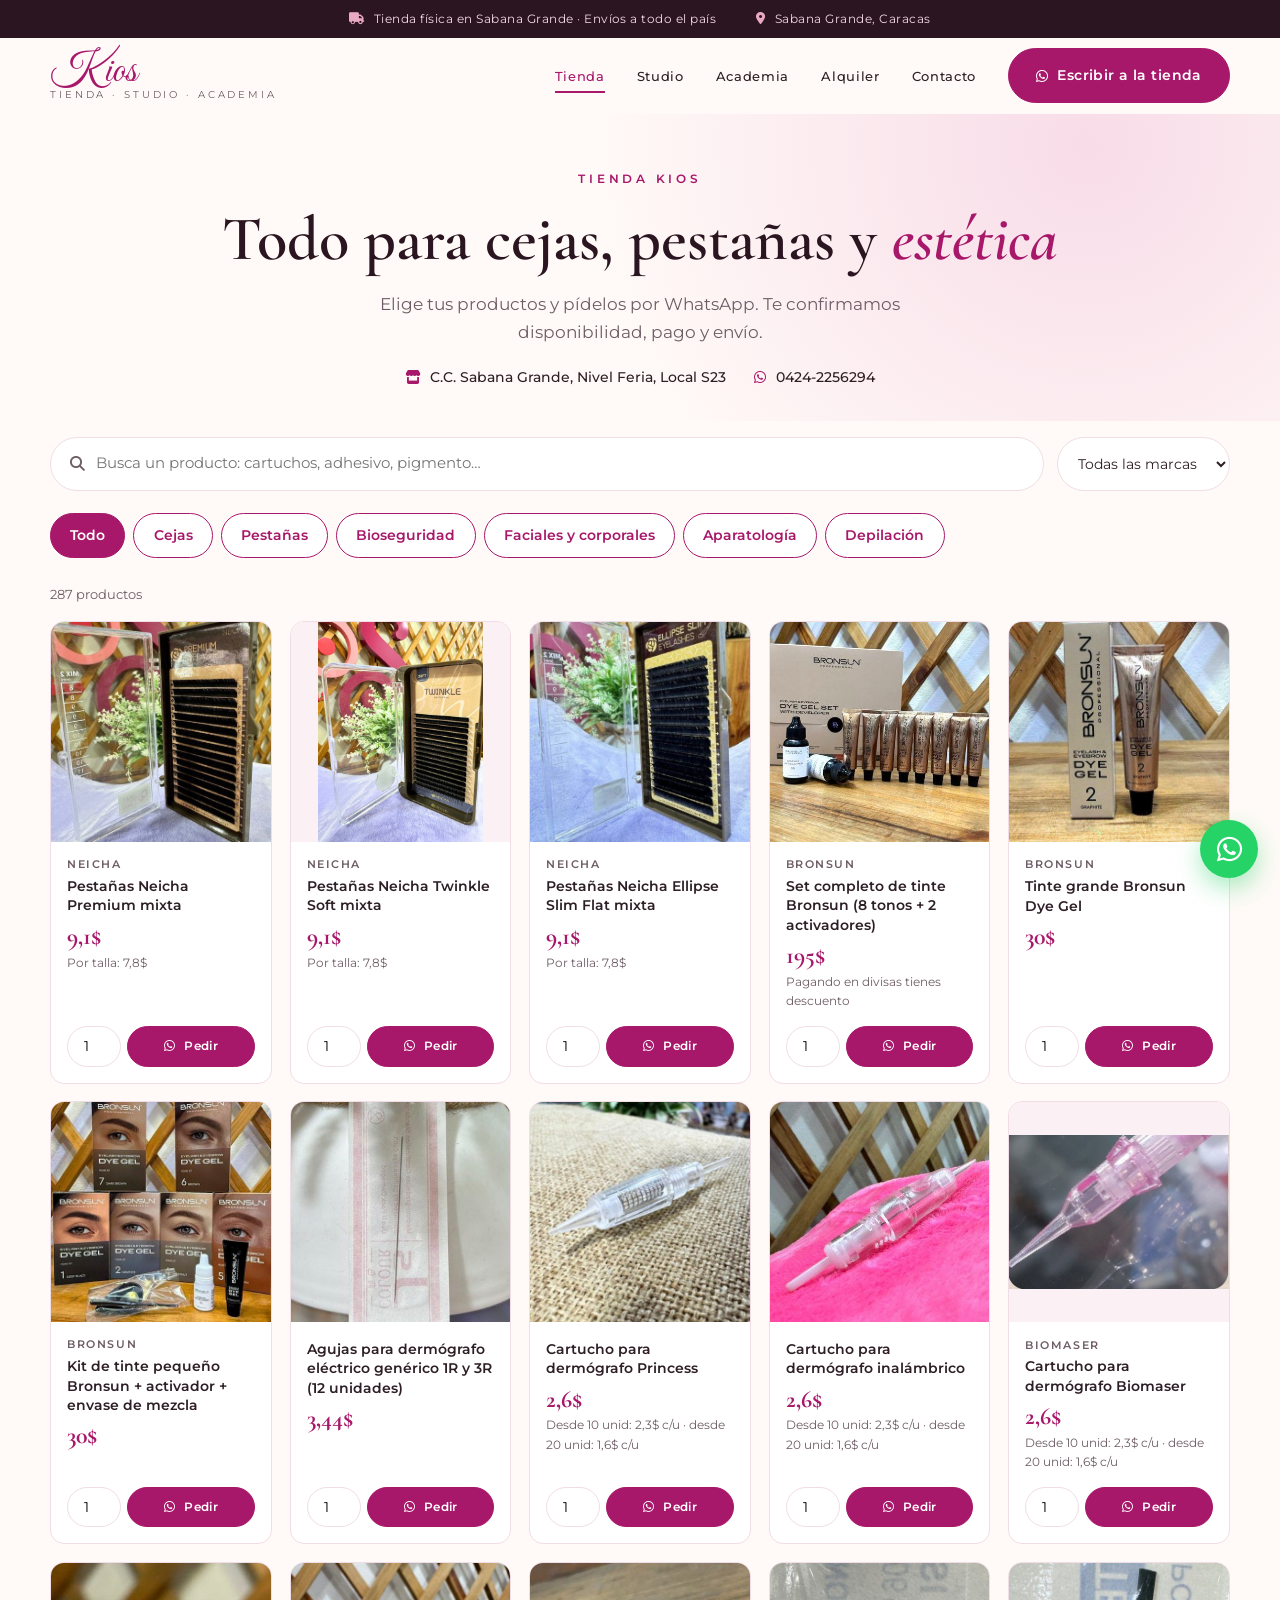
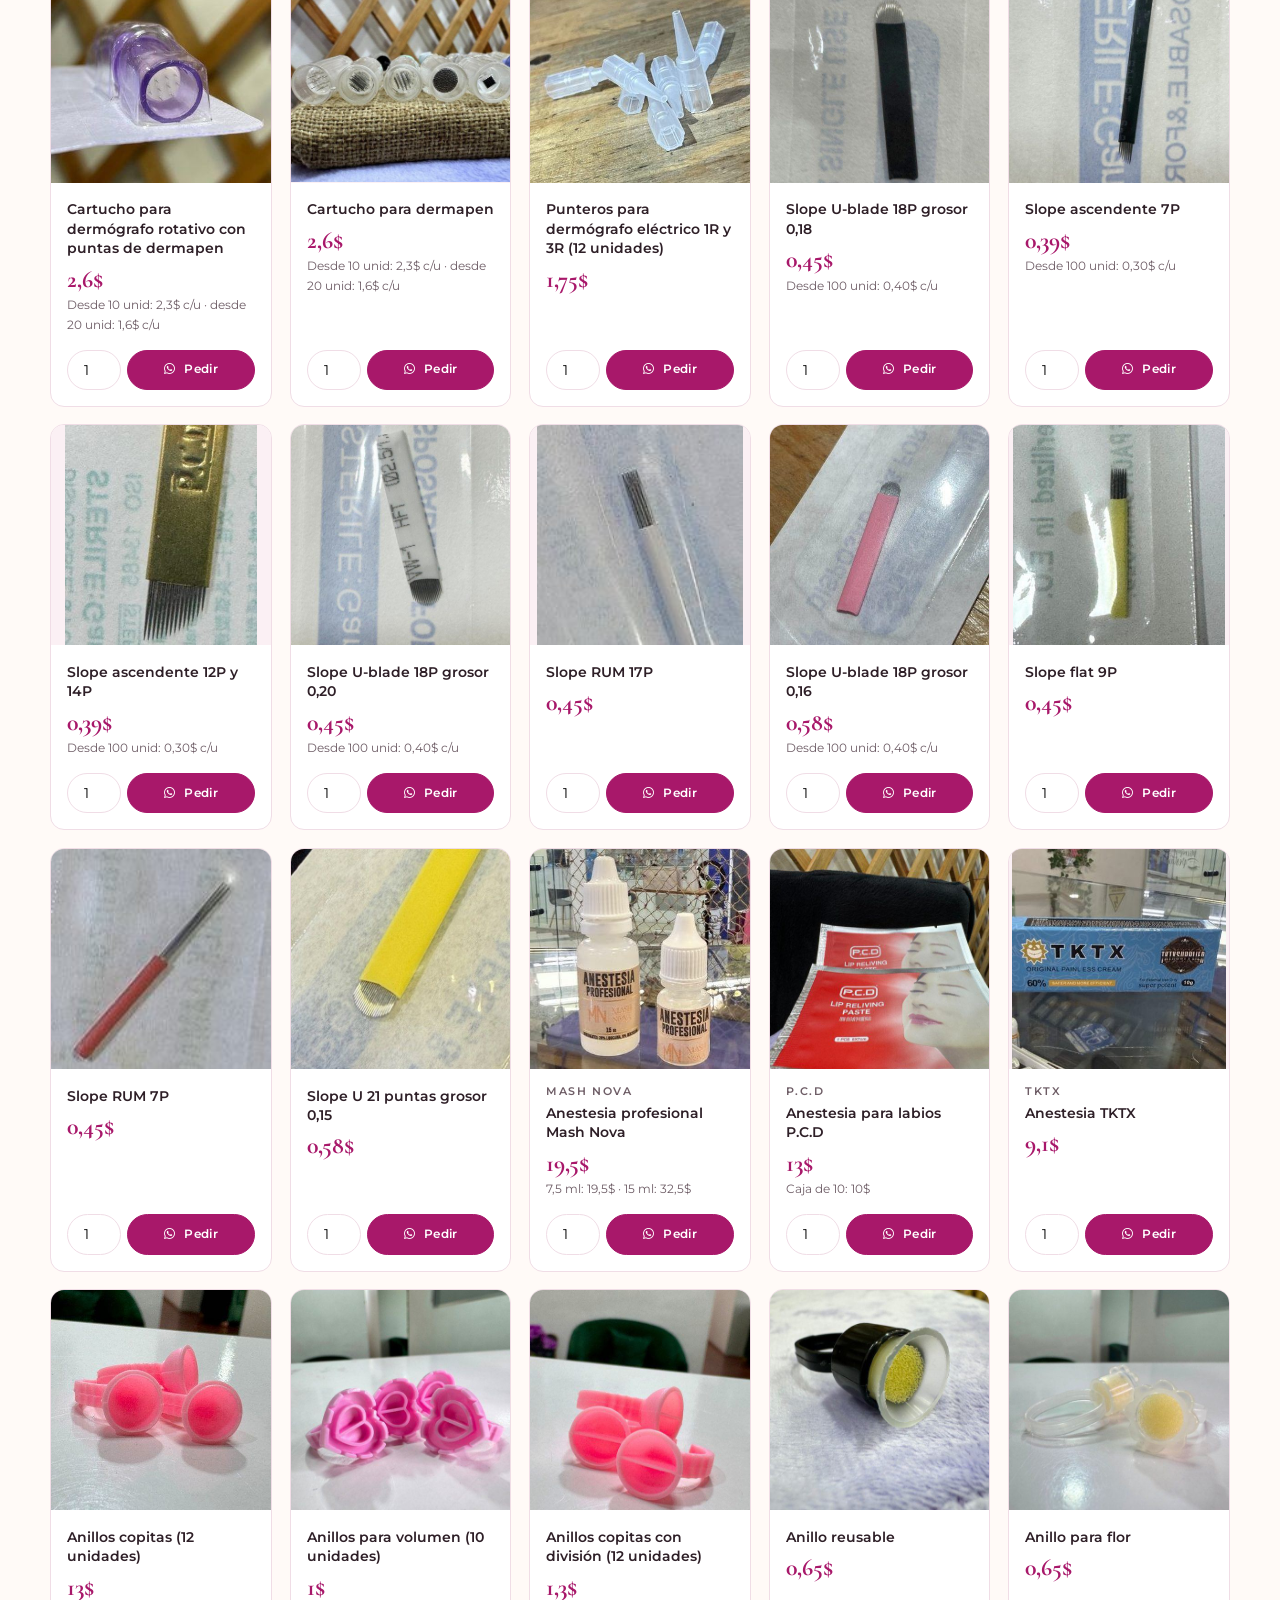
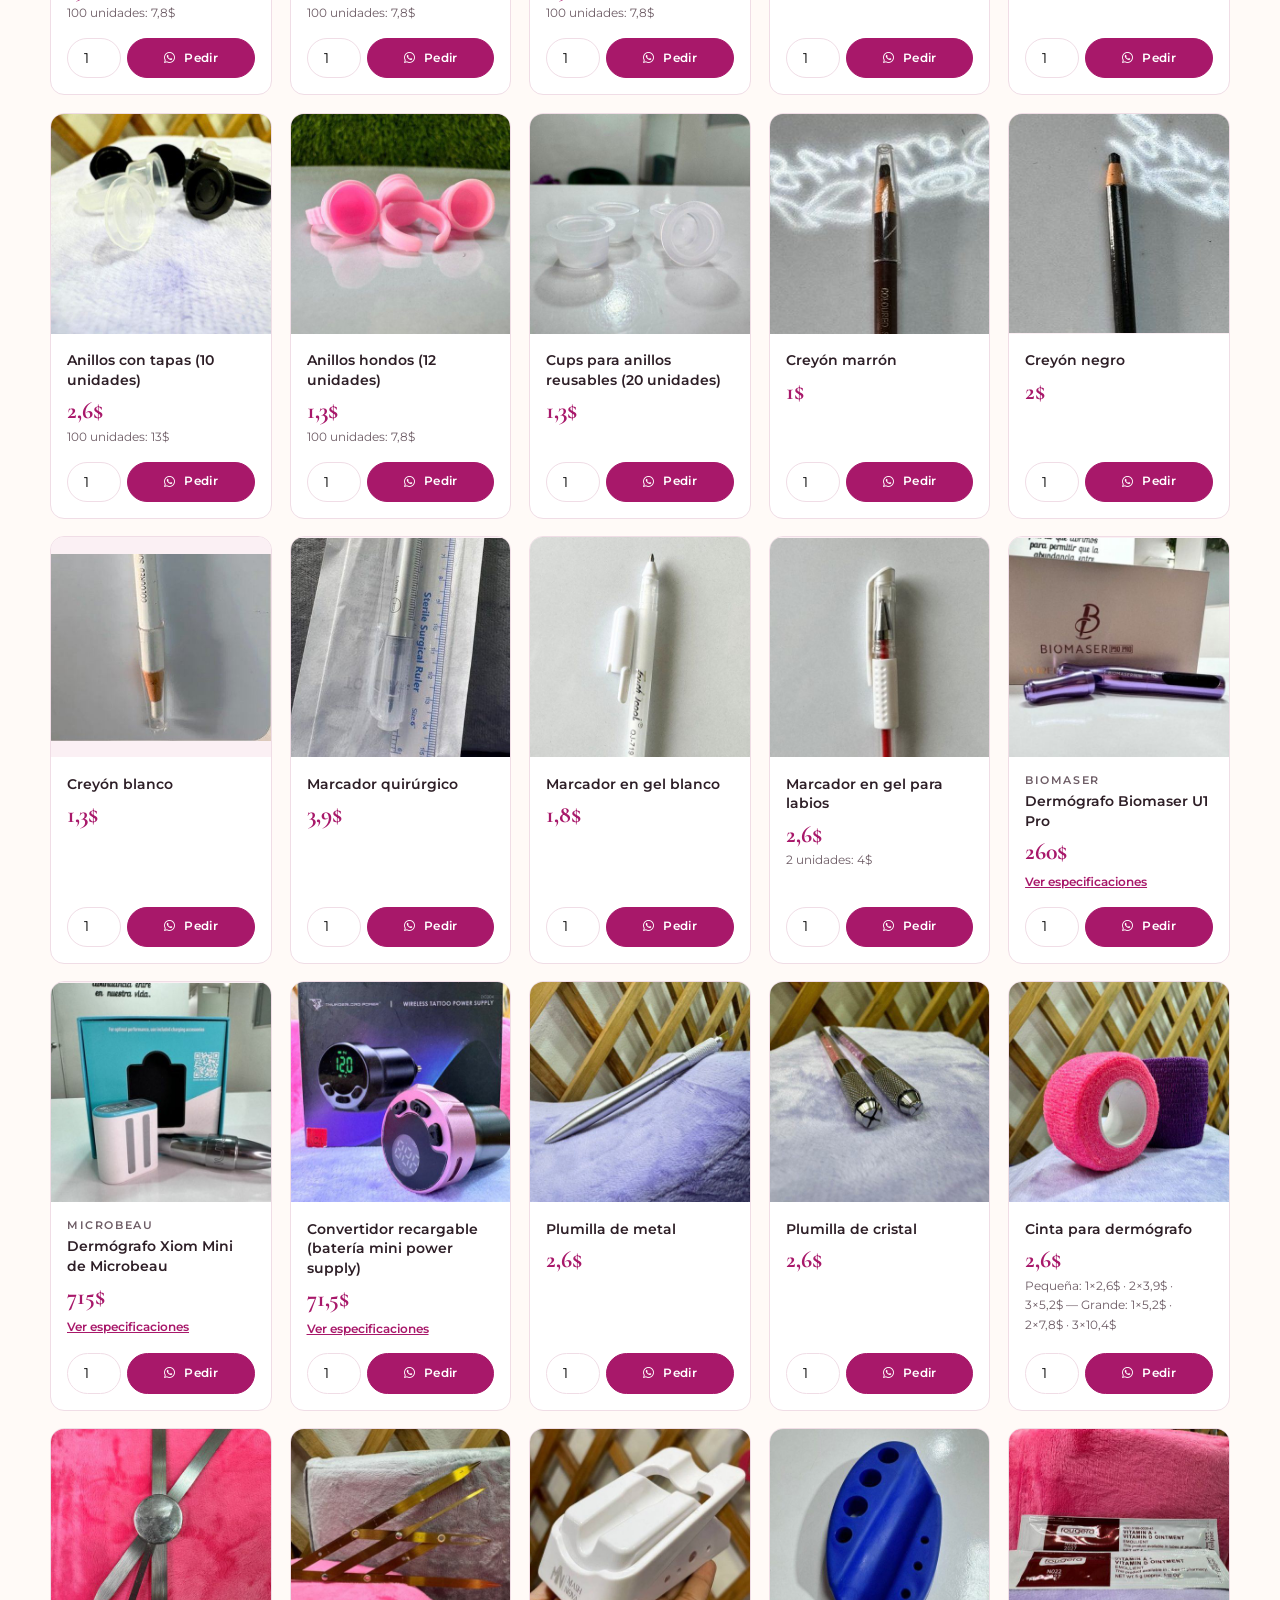
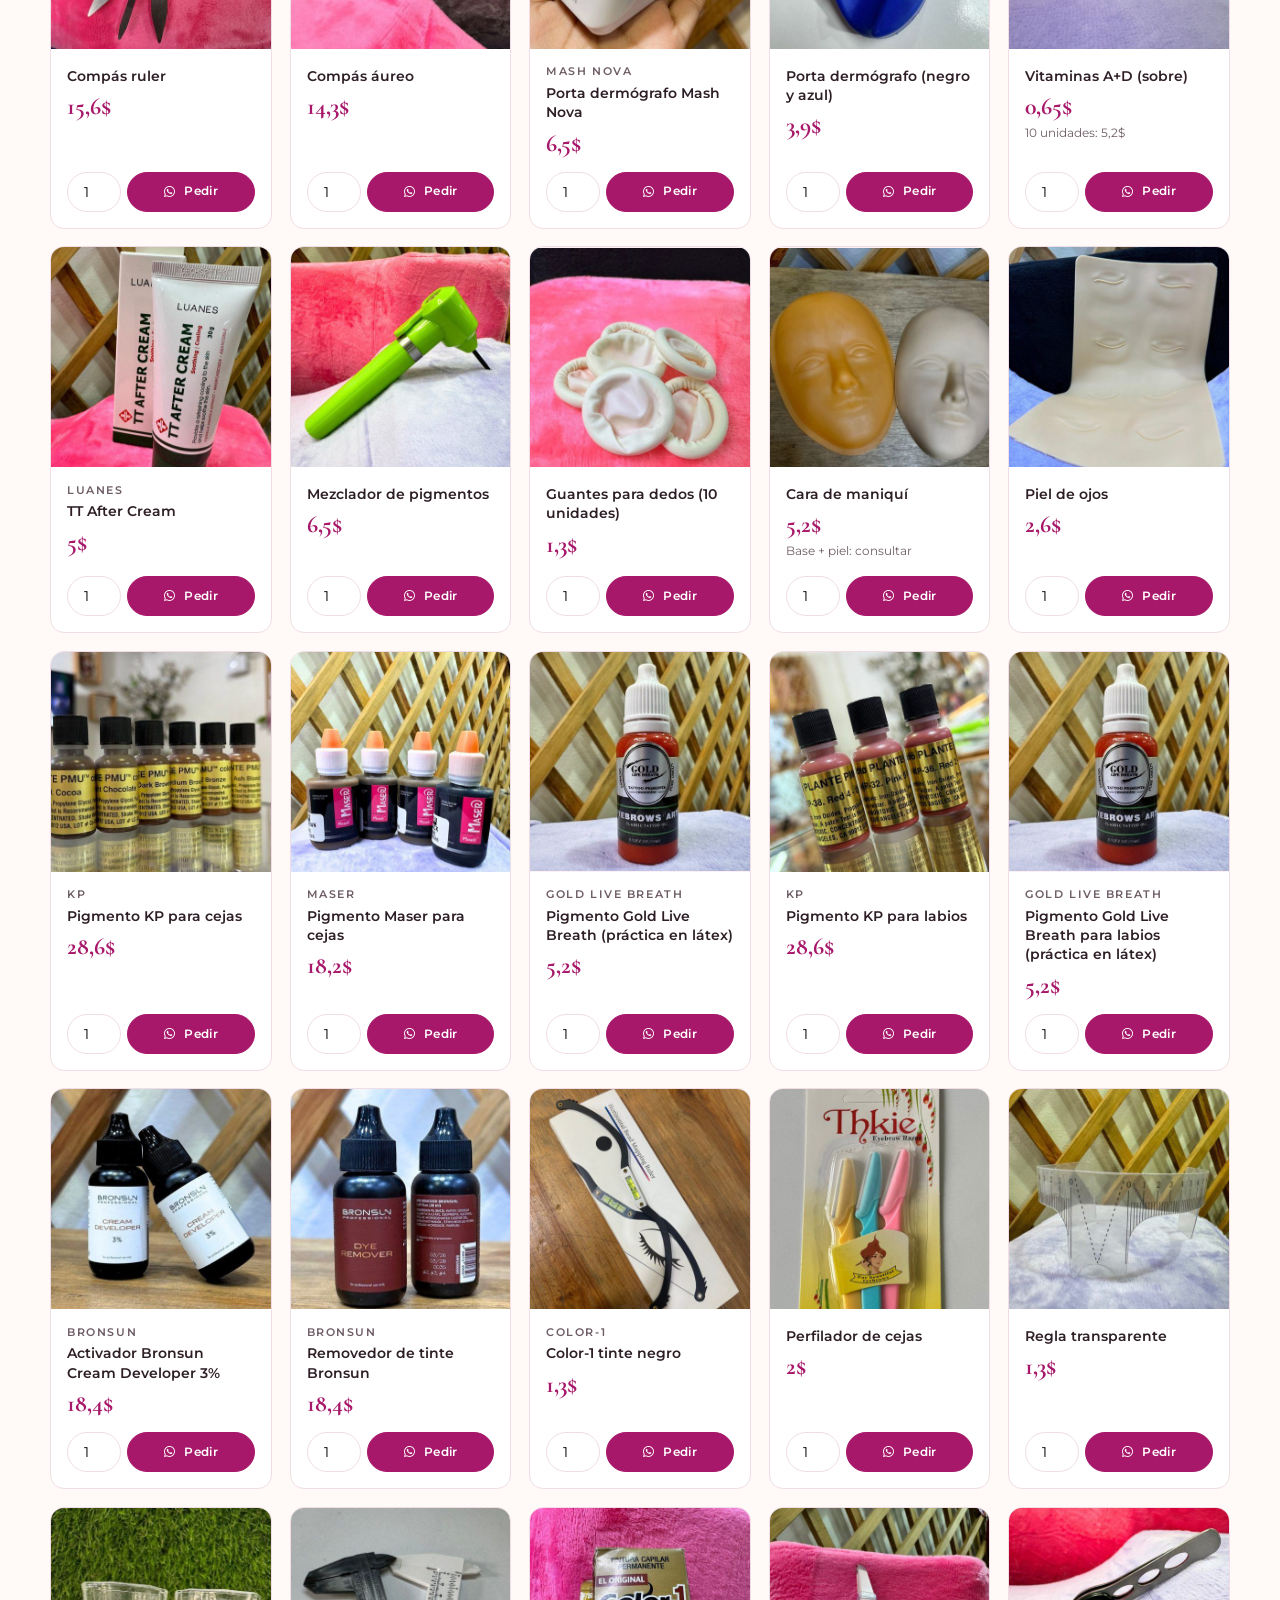
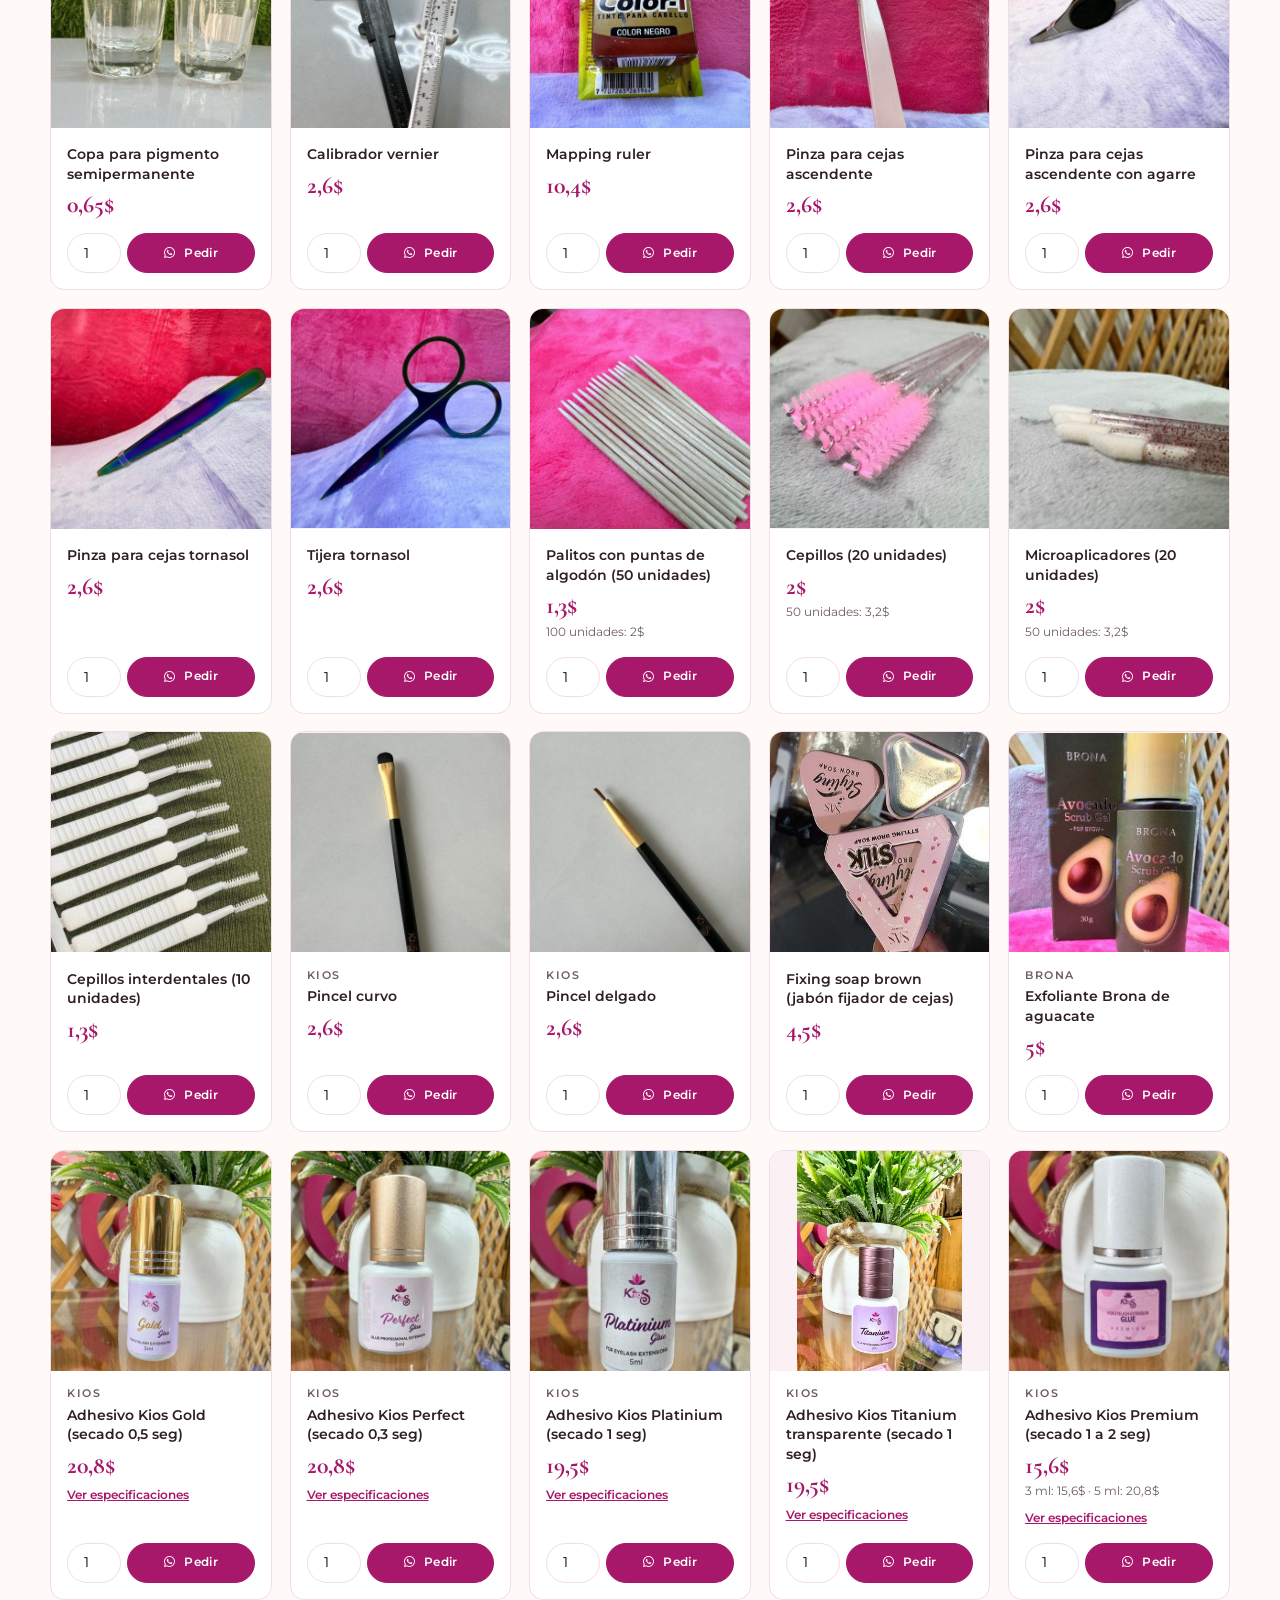
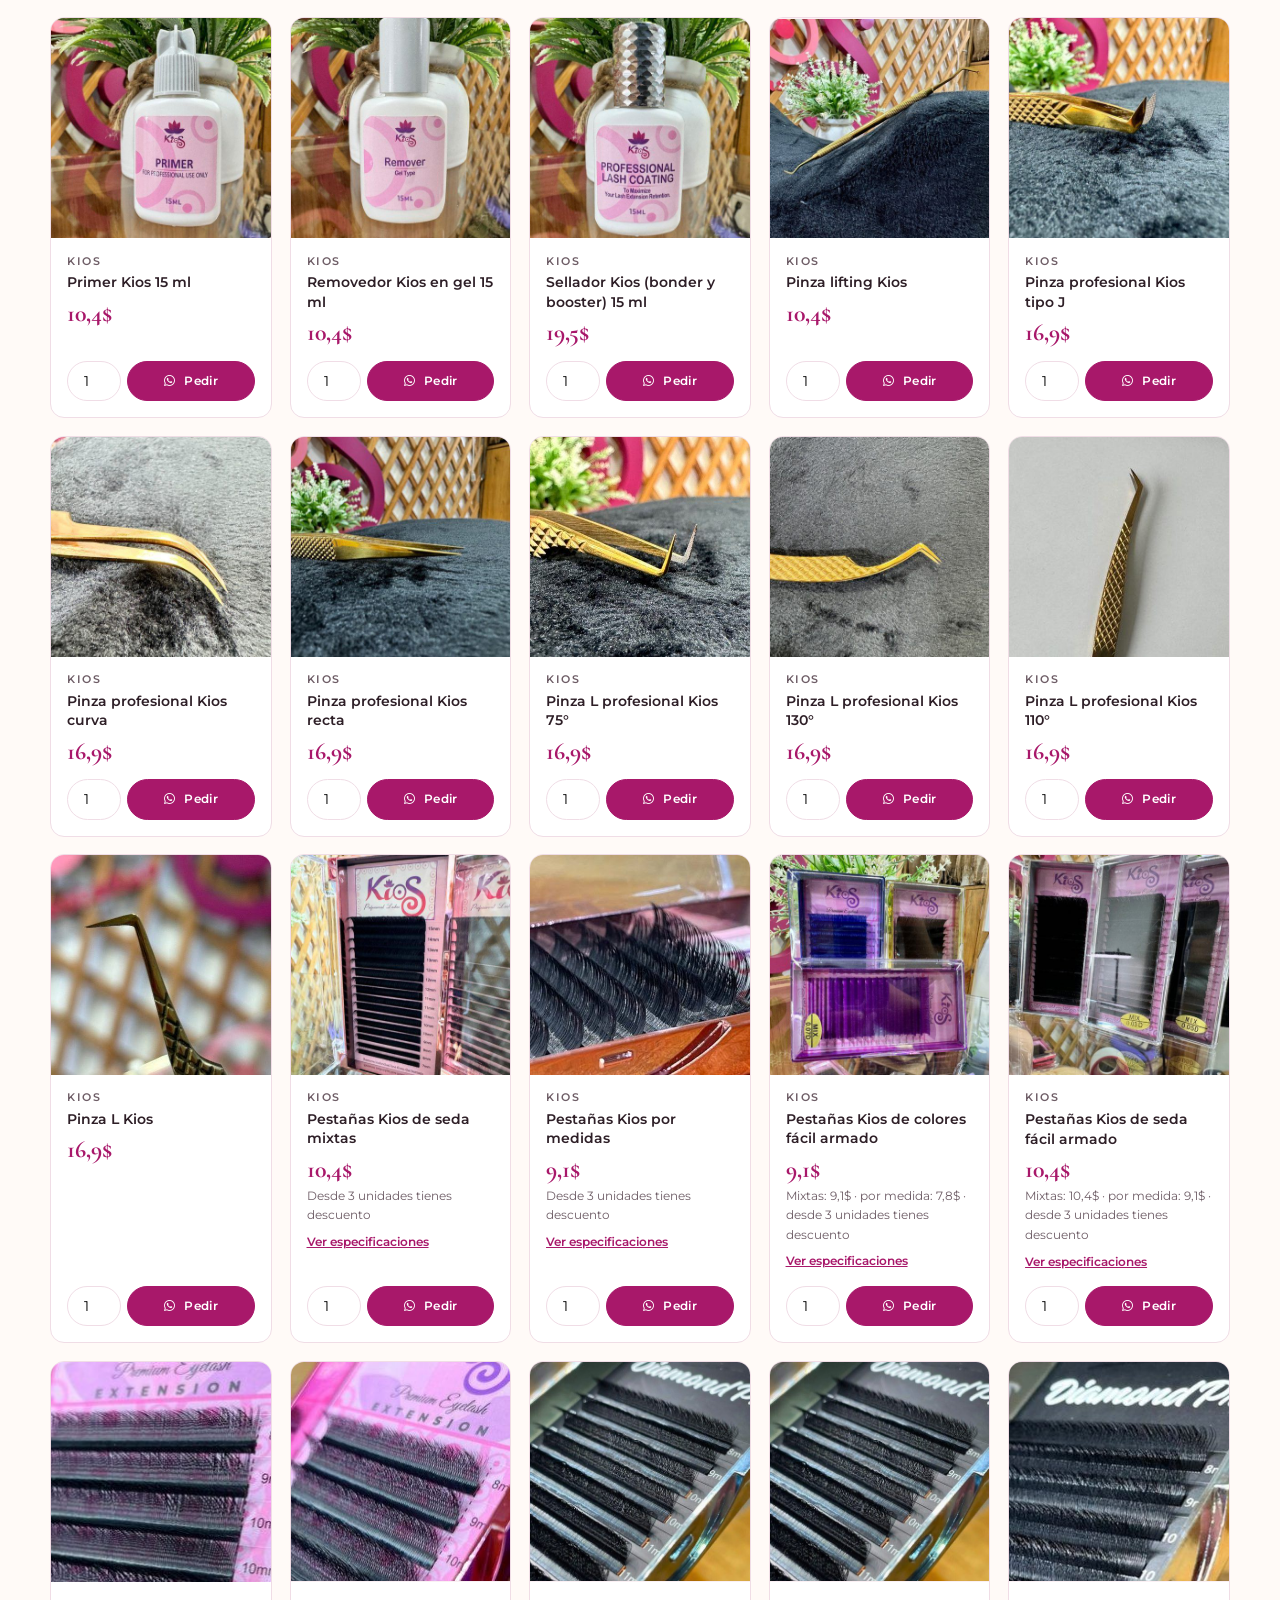
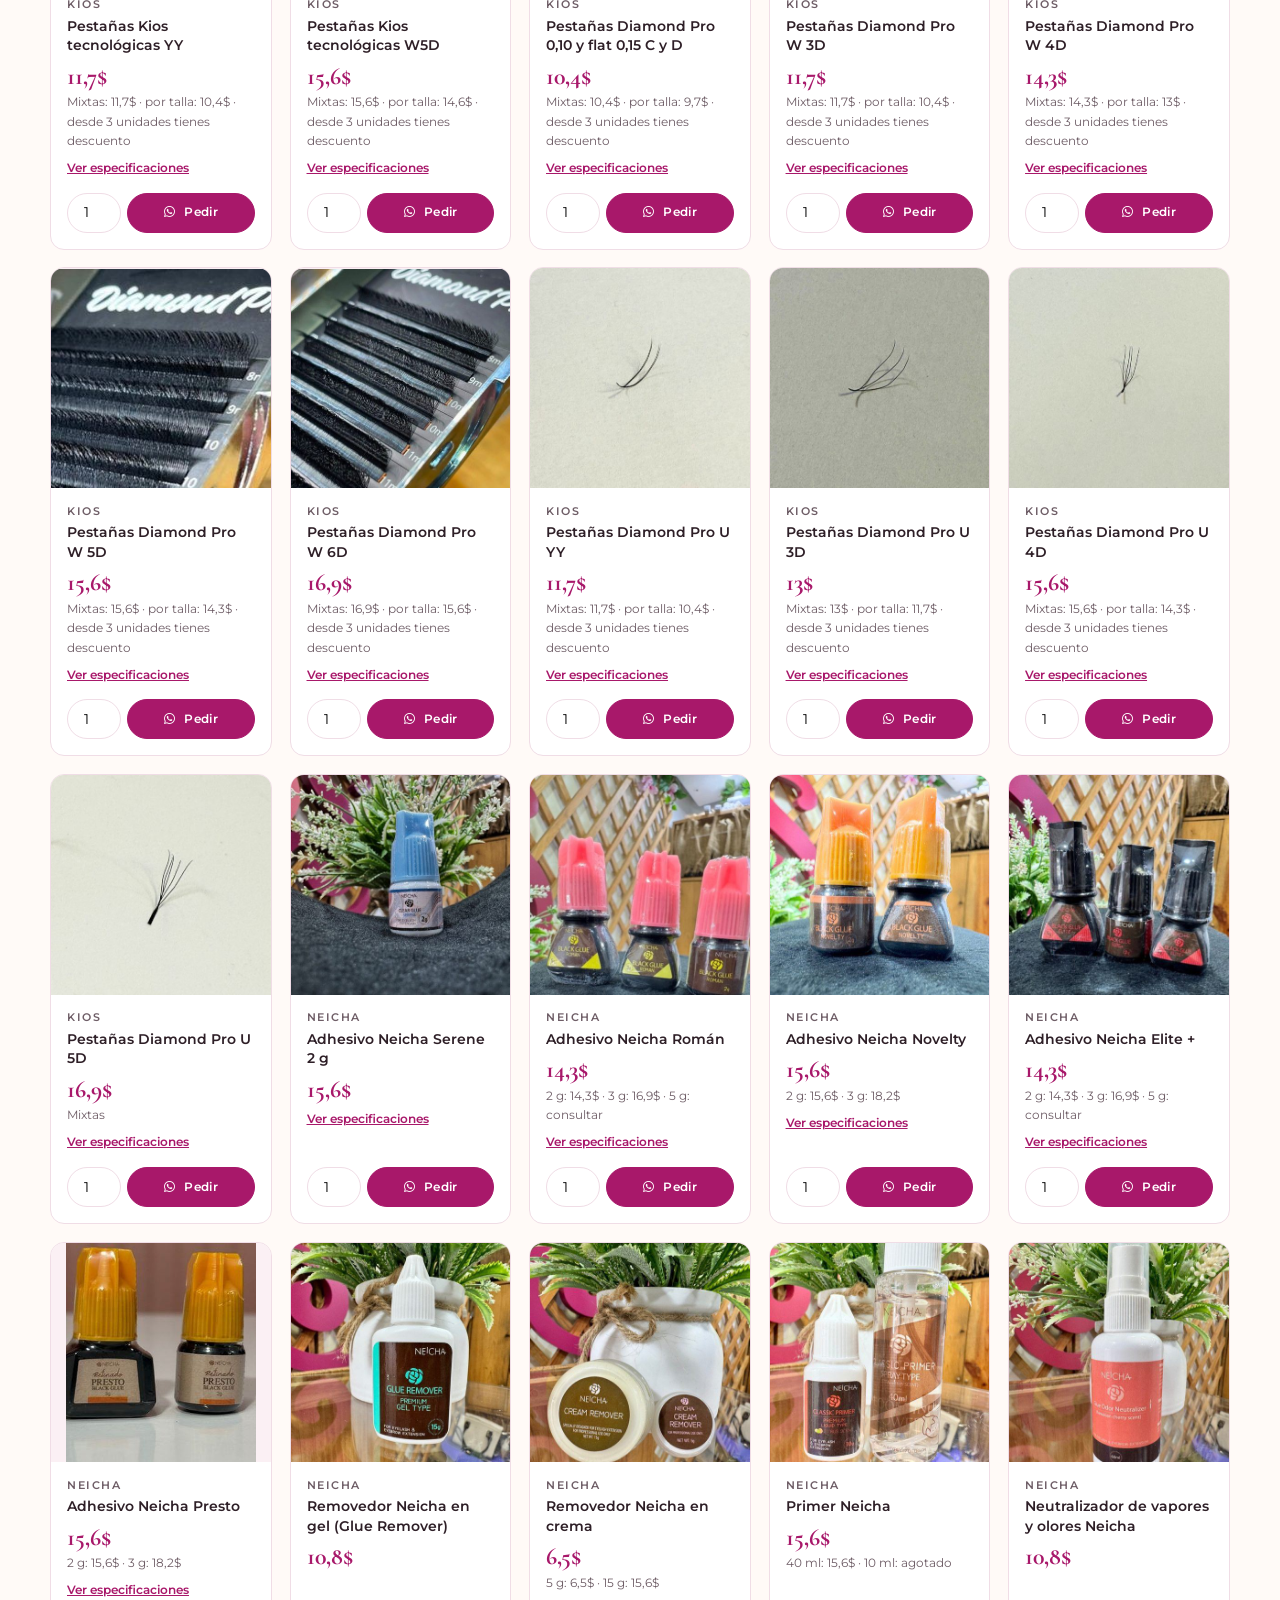
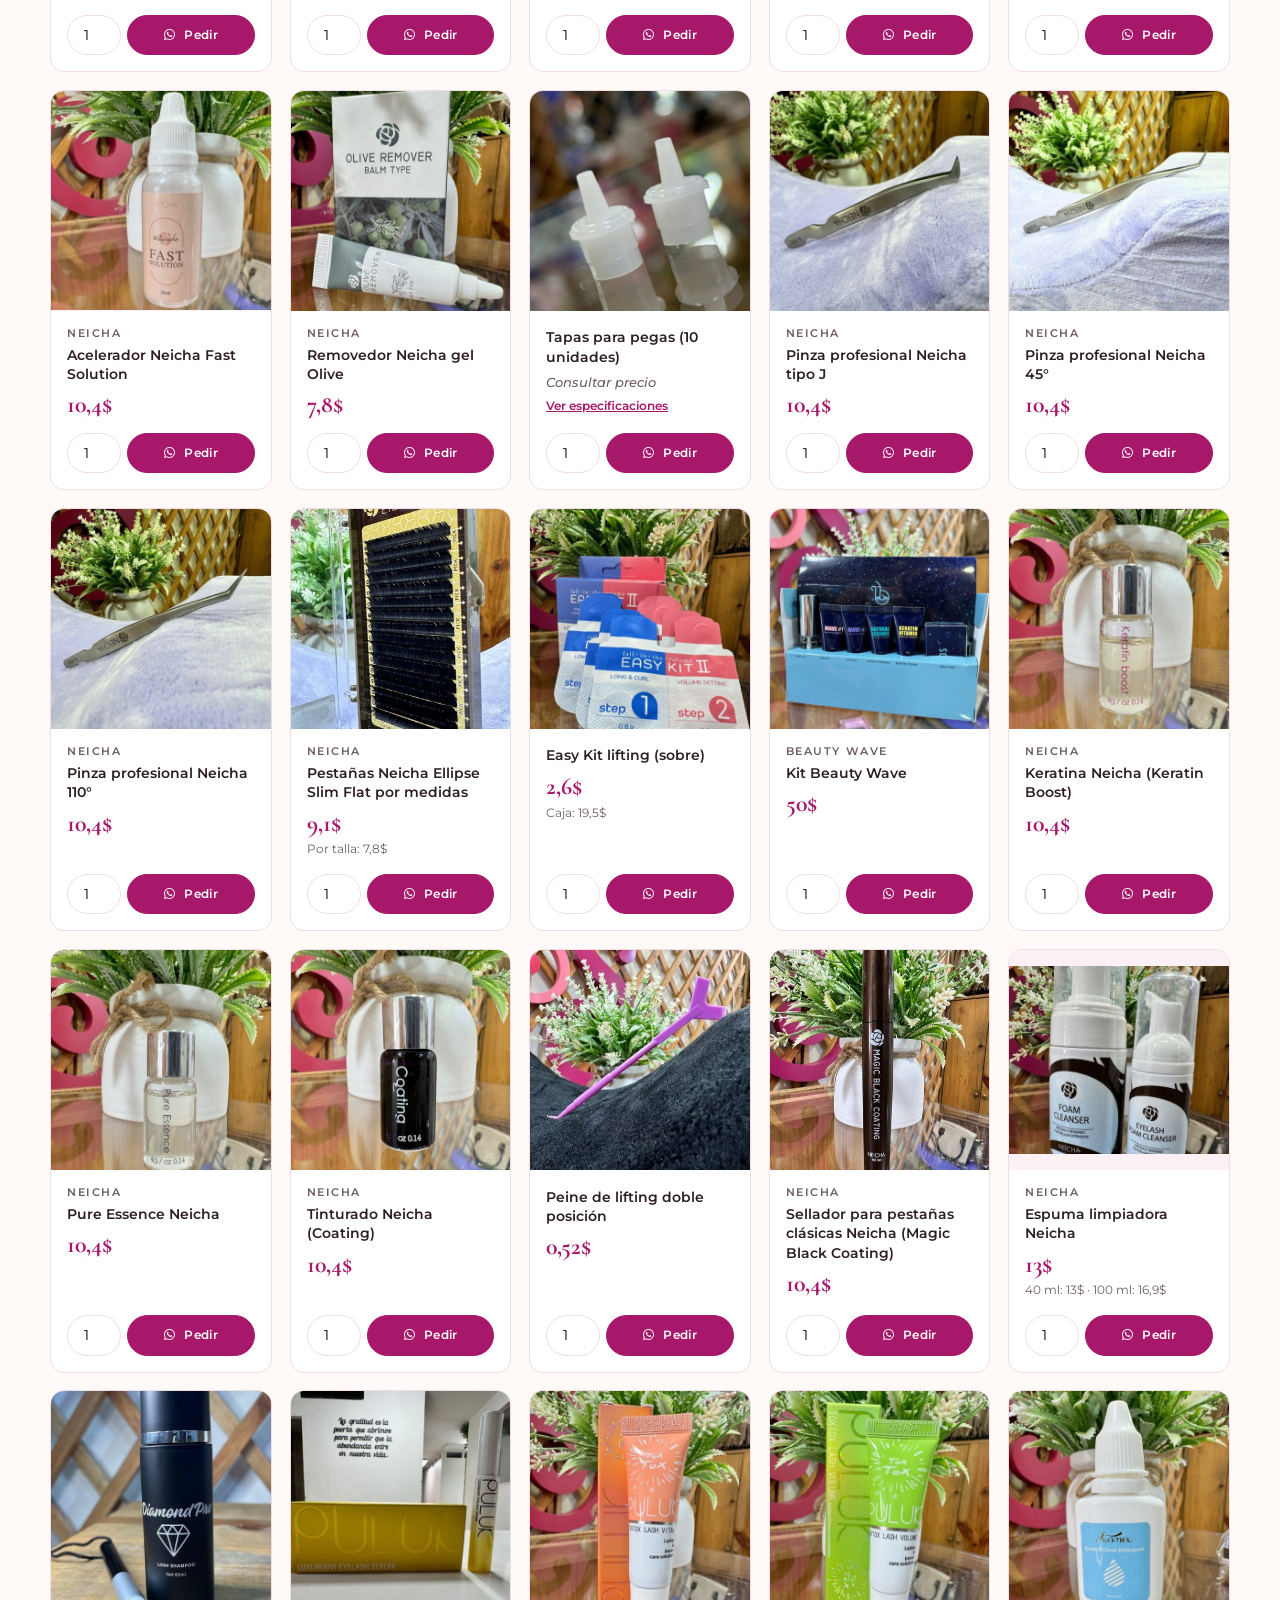
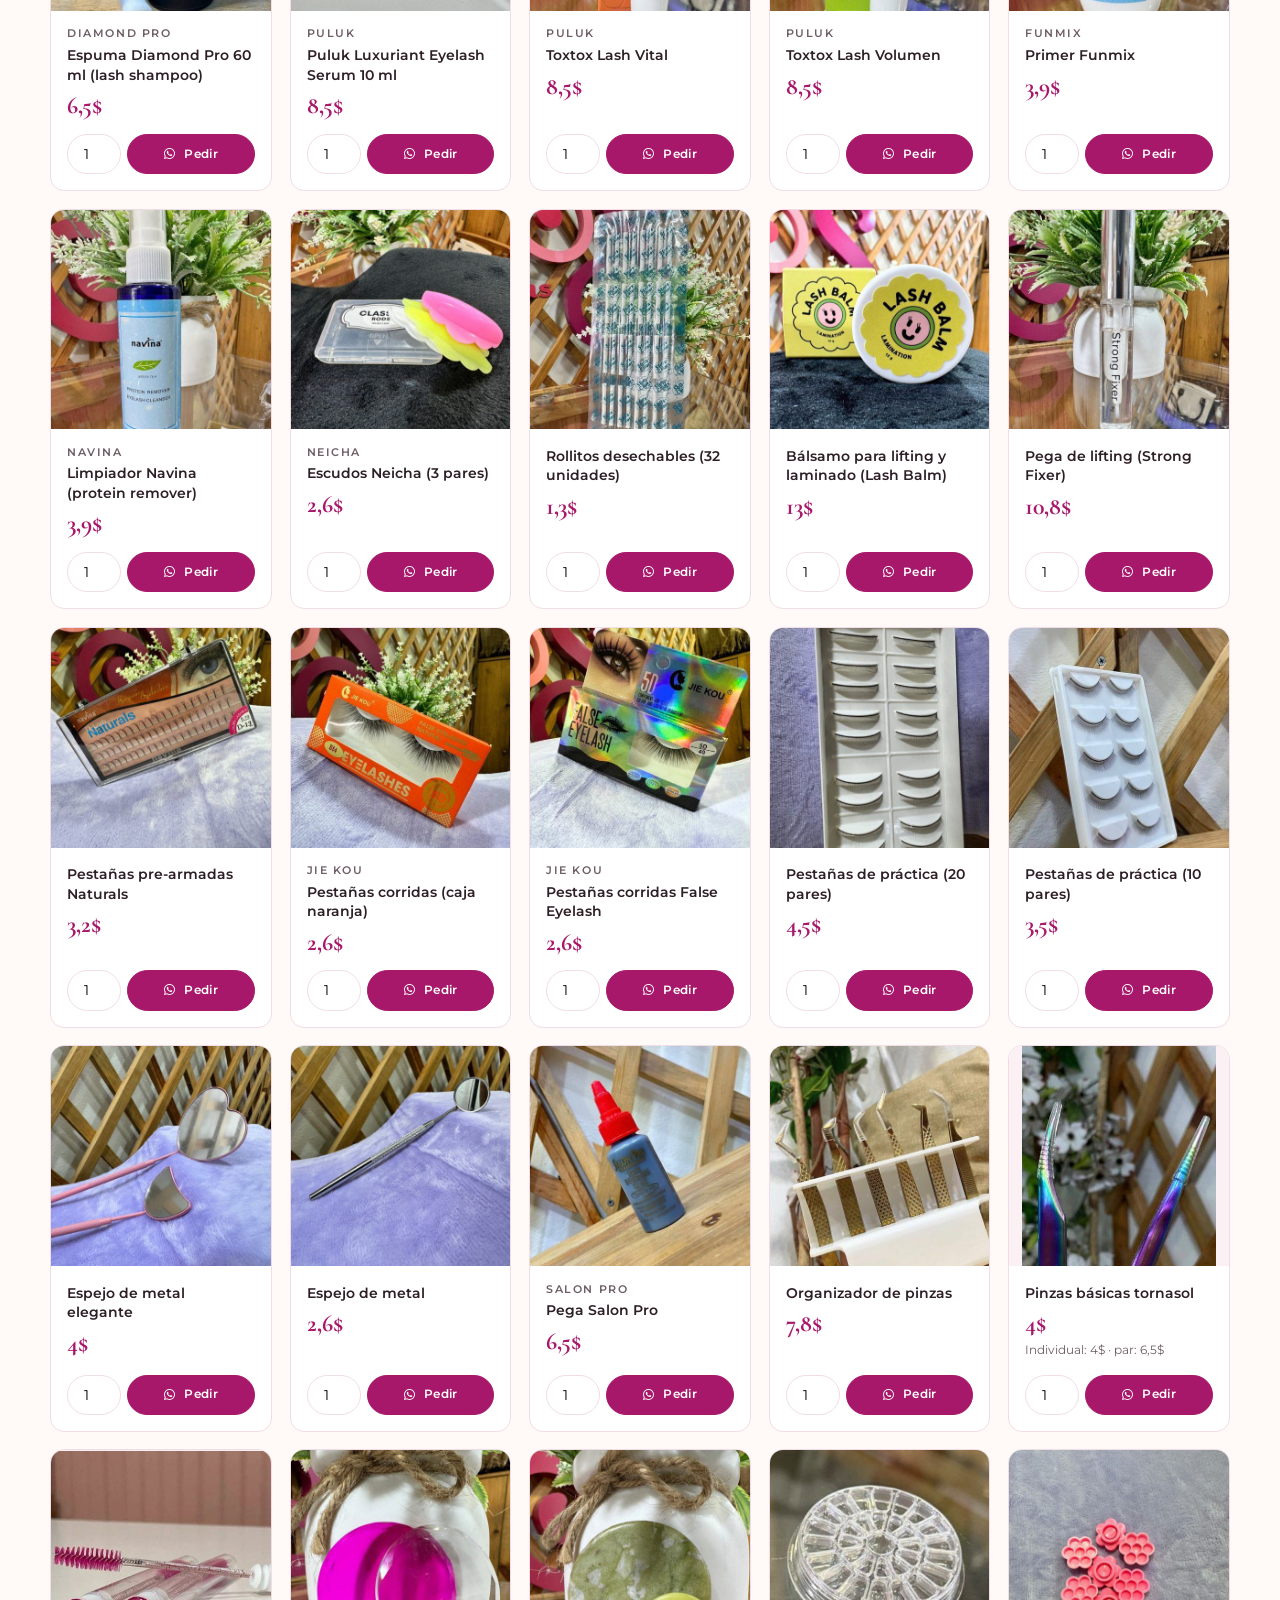
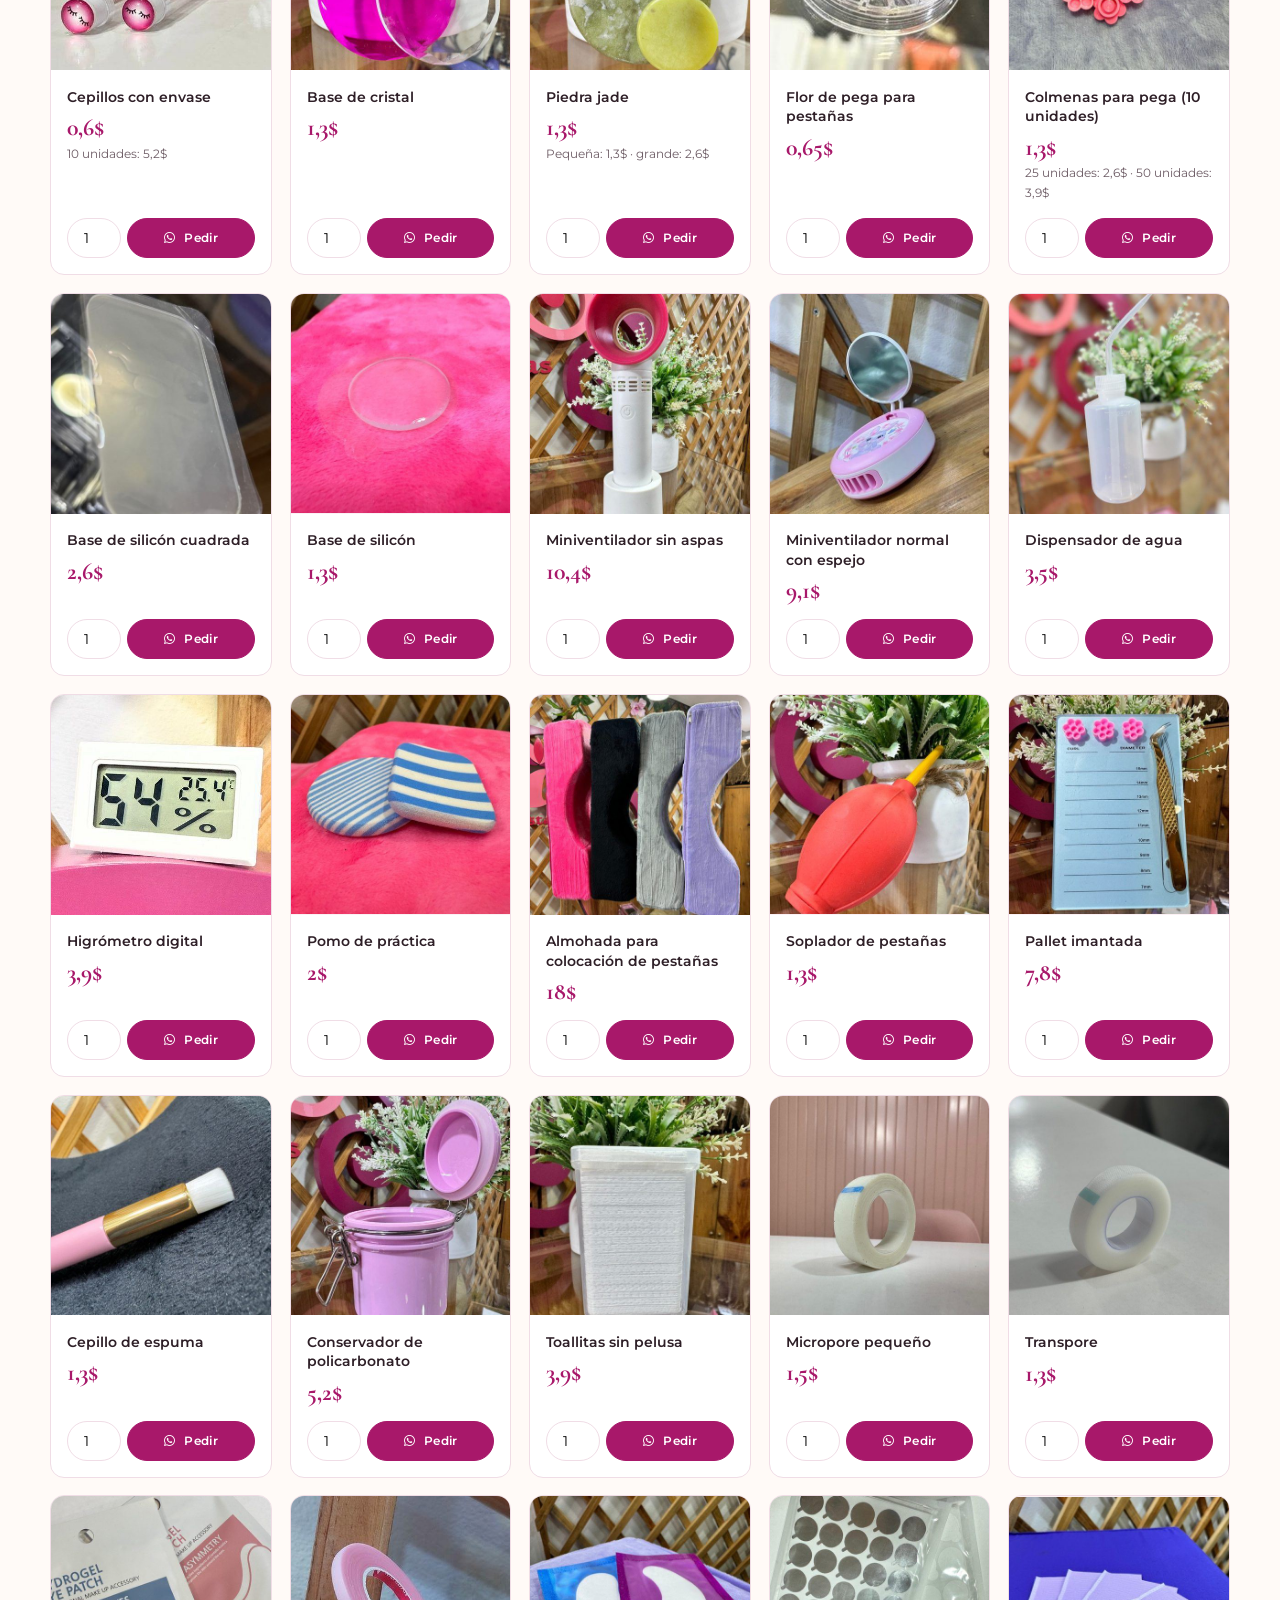
<file: tienda.html>
<!DOCTYPE html>
<html lang="es">
<head>
  <meta charset="UTF-8" />
  <meta name="viewport" content="width=device-width, initial-scale=1.0" />
  <meta name="description" content="Tienda Kios: adhesivos, pestañas, pigmentos, cartuchos, dermógrafos y productos de estética. Tienda física en Sabana Grande, Caracas, y envíos a todo el país." />
  <title>Tienda Kios — Productos de Cejas, Pestañas y Estética en Caracas</title>

  <!-- Google Fonts -->
  <link rel="preconnect" href="https://fonts.googleapis.com" />
  <link rel="preconnect" href="https://fonts.gstatic.com" crossorigin />
  <link href="https://fonts.googleapis.com/css2?family=Cormorant+Garamond:wght@500;600;700&family=Great+Vibes&family=Montserrat:wght@400;500;600;700&display=swap" rel="stylesheet" />

  <!-- Font Awesome -->
  <link rel="stylesheet" href="https://cdnjs.cloudflare.com/ajax/libs/font-awesome/6.5.0/css/all.min.css" />

  <link rel="stylesheet" href="css/styles.css" />
  <link rel="stylesheet" href="css/tienda.css" />
</head>
<body>

  <!-- ========== BARRA DE AVISO ========== -->
  <div class="topbar">
    <div class="container topbar__inner">
      <span><i class="fas fa-truck"></i> Tienda física en Sabana Grande · Envíos a todo el país</span>
      <span class="topbar__hide-sm"><i class="fas fa-location-dot"></i> Sabana Grande, Caracas</span>
    </div>
  </div>

  <!-- ========== NAVBAR ========== -->
  <header class="navbar" id="navbar">
    <div class="container navbar__inner">
      <div class="navbar__logo">
        <a href="index.html" class="logo__word" aria-label="Kios, ir al inicio">Kios</a>
        <span class="logo__sub"><a href="tienda.html">Tienda</a> · <a href="studio.html">Studio</a> · <a href="academia.html">Academia</a></span>
      </div>

      <nav class="navbar__links" id="navLinks">
        <a href="tienda.html" class="is-active">Tienda</a>
        <a href="studio.html">Studio</a>
        <a href="academia.html">Academia</a>
        <a href="alquiler.html">Alquiler</a>
        <a href="index.html#contacto">Contacto</a>
      </nav>

      <a class="btn btn--primary navbar__cta" data-wa="los productos de la tienda" data-phone="584242256294">
        <i class="fab fa-whatsapp"></i> <span>Escribir a la tienda</span>
      </a>

      <button class="navbar__burger" id="burger" aria-label="Abrir menú">
        <span></span><span></span><span></span>
      </button>
    </div>
  </header>

  <main>

    <!-- ========== CABECERA ========== -->
    <section class="shop-head">
      <div class="container">
        <p class="eyebrow">Tienda Kios</p>
        <h1>Todo para cejas, pestañas y <em>estética</em></h1>
        <p class="hero__lead">Elige tus productos y pídelos por WhatsApp. Te confirmamos disponibilidad, pago y envío.</p>
        <ul class="shop-head__info">
          <li><i class="fas fa-store"></i> C.C. Sabana Grande, Nivel Feria, Local S23</li>
          <li><i class="fab fa-whatsapp"></i> <a href="https://wa.me/584242256294" target="_blank" rel="noopener">0424-2256294</a></li>
        </ul>
      </div>
    </section>

    <!-- ========== CATÁLOGO ========== -->
    <section class="shop" id="catalogo">
      <div class="container">
        <div class="shop__bar">
          <label class="shop__search">
            <i class="fas fa-magnifying-glass"></i>
            <input type="search" id="search" placeholder="Busca un producto: cartuchos, adhesivo, pigmento…" aria-label="Buscar producto" />
          </label>
          <select id="brand" aria-label="Filtrar por marca"><option value="">Todas las marcas</option></select>
        </div>

        <div class="shop__tabs" id="tabs" role="tablist"></div>
        <div class="shop__subs" id="subs"></div>

        <p class="shop__count" id="count"></p>
        <div class="products" id="products"><p class="shop__empty">Cargando productos…</p></div>
      </div>
    </section>

    <!-- ========== CÓMO COMPRAR ========== -->
    <section class="section section--blush section--tight">
      <div class="container">
        <div class="section__head">
          <p class="eyebrow">Cómo comprar</p>
          <h2>Pide en 3 pasos</h2>
        </div>
        <ol class="steps steps--3">
          <li><span>1</span><h3>Elige</h3><p>Pulsa «Pedir» en cada producto y se abre WhatsApp con tu pedido escrito.</p></li>
          <li><span>2</span><h3>Confirma</h3><p>Te confirmamos disponibilidad y total. Pagas por Zelle, Binance, PayPal*, bolívares o efectivo.</p></li>
          <li><span>3</span><h3>Recibe</h3><p>Retira en la tienda de Sabana Grande o recíbelo con envío a todo el país.</p></li>
        </ol>
        <p class="shop__note">*La comisión de PayPal corre por cuenta del cliente.</p>
      </div>
    </section>

  </main>

  <!-- ========== DETALLE DE PRODUCTO ========== -->
  <dialog class="detail" id="detail">
    <button class="detail__close" id="detailClose" aria-label="Cerrar">&times;</button>
    <div id="detailBody"></div>
  </dialog>

  <!-- ========== FOOTER ========== -->
  <footer class="footer">
    <div class="container footer__inner">
      <div>
        <span class="logo__word logo__word--light">Kios</span>
        <p>Tienda, studio, academia y alquiler de salones de cejas y pestañas en Sabana Grande, Caracas.</p>
      </div>
      <nav class="footer__links">
        <a href="tienda.html">Tienda</a>
        <a href="studio.html">Studio</a>
        <a href="academia.html">Academia</a>
        <a href="alquiler.html">Alquiler</a>
        <a href="index.html#contacto">Contacto</a>
      </nav>
      <div class="footer__social">
        <a href="https://www.instagram.com/kiostienda/" target="_blank" rel="noopener" aria-label="Instagram de la tienda"><i class="fab fa-instagram"></i></a>
        <a href="https://www.tiktok.com/@kiosoficial" target="_blank" rel="noopener" aria-label="TikTok"><i class="fab fa-tiktok"></i></a>
        <a href="https://wa.me/584242256294" target="_blank" rel="noopener" aria-label="WhatsApp"><i class="fab fa-whatsapp"></i></a>
      </div>
    </div>
    <ul class="footer__accounts">
      <li>Instagram <a href="https://www.instagram.com/kiostienda/" target="_blank" rel="noopener">@kiostienda</a></li>
      <li>TikTok <a href="https://www.tiktok.com/@kiosoficial" target="_blank" rel="noopener">@kiosoficial</a></li>
      <li>WhatsApp <a href="https://wa.me/584242256294" target="_blank" rel="noopener">+58 424-2256294</a></li>
    </ul>
    <p class="footer__copy">© <span id="year"></span> Kios C y P · Caracas, Venezuela · <a href="privacidad.html">Política de privacidad</a></p>
  </footer>

  <!-- ========== WHATSAPP FLOTANTE ========== -->
  <a class="wa-float" data-wa="los productos de la tienda" data-phone="584242256294" aria-label="Escríbenos por WhatsApp">
    <i class="fab fa-whatsapp"></i>
  </a>

  <script src="js/main.js"></script>
  <script src="js/tienda.js"></script>
</body>
</html>
</file>
<file: css/styles.css>
/* ========== VARIABLES ========== */
:root {
  --magenta: #a8186a;
  --magenta-dark: #7a0f4c;
  --rosa: #e9a8c4;
  --blush: #fbf0f4;
  --crema: #fffaf7;
  --oro: #c4a062;
  --texto: #2e1f27;
  --gris: #6e5d66;
  --borde: #f0dde6;
  --oscuro: #2a1520;

  --font-title: 'Cormorant Garamond', Georgia, serif;
  --font-body: 'Montserrat', system-ui, sans-serif;
  --font-script: 'Great Vibes', cursive;

  --radius: 18px;
  --shadow: 0 12px 34px rgba(122, 15, 76, .10);
}

/* ========== BASE ========== */
*, *::before, *::after { box-sizing: border-box; margin: 0; padding: 0; }
html { scroll-behavior: smooth; scroll-padding-top: 90px; }
body { font-family: var(--font-body); color: var(--texto); background: var(--crema); line-height: 1.65; font-size: 15px; overflow-x: hidden; }
img { max-width: 100%; display: block; }
a { color: inherit; text-decoration: none; cursor: pointer; }
ul { list-style: none; }

.container { width: min(1180px, 100% - 32px); margin-inline: auto; }
.container--narrow { width: min(820px, 100% - 32px); }

h1, h2, h3 { font-family: var(--font-title); font-weight: 600; line-height: 1.15; color: var(--oscuro); }
h1 { font-size: clamp(2.4rem, 5vw, 3.9rem); }
h2 { font-size: clamp(2rem, 3.6vw, 2.9rem); }
h3 { font-size: 1.4rem; }
h1 em { font-style: italic; color: var(--magenta); }

.eyebrow { font-size: .74rem; font-weight: 600; letter-spacing: .32em; text-transform: uppercase; color: var(--magenta); margin-bottom: .9rem; }
.script { font-family: var(--font-script); font-weight: 400; color: var(--magenta); font-size: 1.25em; }

/* ========== BOTONES ========== */
.btn { display: inline-flex; align-items: center; justify-content: center; gap: .55rem; padding: .95rem 1.7rem; border-radius: 999px; font-weight: 600; font-size: .88rem; letter-spacing: .03em; border: 1.5px solid var(--magenta); color: var(--magenta); background: transparent; transition: all .25s ease; white-space: nowrap; }
.btn:hover { background: var(--magenta); color: #fff; }
.btn--primary { background: var(--magenta); color: #fff; }
.btn--primary:hover { background: var(--magenta-dark); border-color: var(--magenta-dark); }
.btn--ghost { border-color: var(--texto); color: var(--texto); }
.btn--ghost:hover { background: var(--texto); border-color: var(--texto); }
.btn--light { background: #fff; color: var(--magenta); border-color: #fff; }
.btn--light:hover { background: transparent; color: #fff; }
.btn--small { padding: .6rem 1.1rem; font-size: .8rem; }

/* ========== TOPBAR ========== */
.topbar { background: var(--oscuro); color: #f6dbe7; font-size: .76rem; letter-spacing: .04em; }
.topbar__inner { display: flex; justify-content: center; gap: 2.5rem; padding: .55rem 0; }
.topbar i { color: var(--rosa); margin-right: .35rem; }

/* ========== NAVBAR ========== */
.navbar { position: sticky; top: 0; z-index: 50; background: rgba(255, 250, 247, .92); backdrop-filter: blur(10px); transition: box-shadow .3s; }
.navbar.is-scrolled { box-shadow: 0 6px 24px rgba(42, 21, 32, .08); }
.navbar__inner { display: flex; align-items: center; gap: 2rem; height: 76px; }
.navbar__logo { display: flex; flex-direction: column; line-height: 1; }
.logo__word { font-family: var(--font-script); font-size: 2.6rem; color: var(--magenta); }
.logo__word--light { color: var(--rosa); }
.logo__sub { font-size: .6rem; letter-spacing: .3em; text-transform: uppercase; color: var(--gris); margin-top: -.2rem; }
.logo__sub a { color: inherit; padding: .35rem 0; transition: color .2s; }
.logo__sub a:hover { color: var(--magenta); }
.navbar__links { display: flex; gap: 2rem; margin-left: auto; }
.navbar__links a { font-size: .84rem; font-weight: 500; letter-spacing: .05em; position: relative; }
.navbar__links a::after { content: ''; position: absolute; left: 0; bottom: -6px; width: 0; height: 1.5px; background: var(--magenta); transition: width .25s; }
.navbar__links a:hover::after { width: 100%; }
.navbar__burger { display: none; background: none; border: 0; cursor: pointer; padding: 6px; }
.navbar__burger span { display: block; width: 24px; height: 2px; background: var(--texto); margin: 5px 0; transition: .3s; }

/* ========== HERO ========== */
.hero { padding: 4.5rem 0 5rem; background: radial-gradient(circle at 85% 20%, #f8dce8 0, transparent 45%), var(--crema); }
.hero__inner { display: grid; grid-template-columns: 1.05fr 1fr; gap: 4rem; align-items: center; }
.hero__lead { font-size: 1.05rem; color: var(--gris); margin: 1.4rem 0 2rem; max-width: 520px; }
.hero__actions { display: flex; gap: 1rem; flex-wrap: wrap; }
.hero__stats { display: flex; gap: 2.5rem; margin-top: 3rem; padding-top: 2rem; border-top: 1px solid var(--borde); }
.hero__stats strong { display: block; font-family: var(--font-title); font-size: 2.2rem; color: var(--magenta); line-height: 1; }
.hero__stats span { font-size: .78rem; color: var(--gris); }

.hero__media { position: relative; height: 560px; }
.hero__img { position: absolute; object-fit: cover; border-radius: var(--radius); box-shadow: var(--shadow); }
.hero__img--main { width: 62%; height: 82%; left: 0; top: 9%; border-radius: 200px 200px var(--radius) var(--radius); object-position: center 12%; }
.hero__img--top { width: 40%; height: 44%; right: 0; top: 0; }
.hero__img--bottom { width: 40%; height: 44%; right: 0; bottom: 0; }
.hero__badge { position: absolute; left: 44%; bottom: 4%; background: #fff; padding: .7rem 1.2rem; border-radius: 999px; font-weight: 600; font-size: .82rem; box-shadow: var(--shadow); color: var(--magenta); }

/* ========== SECCIONES ========== */
.section { padding: 6rem 0; }
.section--tight { padding-bottom: 4rem; }
.section--blush { background: var(--blush); }
.section--dark { background: var(--oscuro); color: #ecd9e2; }
.section--dark h2, .section--dark h3 { color: #fff; }
.section--dark .eyebrow { color: var(--rosa); }
.section__head { text-align: center; max-width: 680px; margin: 0 auto 3.2rem; }
.section__lead { color: var(--gris); margin-top: 1rem; font-size: 1rem; }
.section--dark .section__lead { color: #cdb3c0; }

/* ========== PROMO / CTA ========== */
.promo { background: linear-gradient(120deg, var(--magenta-dark), var(--magenta) 55%, #c94a8f); color: #fff; padding: 4.5rem 0; text-align: center; }
.promo .script { color: #ffd6e8; font-size: 2.4rem; }
.promo h2 { color: #fff; margin: .3rem 0 1.8rem; }

/* ========== SPLIT (kit) ========== */
.split { display: grid; grid-template-columns: 1fr 1.1fr; gap: 4.5rem; align-items: center; }
.split__media img { width: 100%; max-width: 440px; margin-inline: auto; aspect-ratio: 4 / 5; object-fit: cover; object-position: center 15%; }
.split__text .section__lead { margin-bottom: 1.8rem; }

.kit { display: grid; grid-template-columns: repeat(2, 1fr); gap: .8rem; margin-bottom: 2.2rem; }
.kit li { background: var(--blush); border-radius: 12px; padding: .85rem 1rem; font-weight: 500; font-size: .86rem; }
.kit i { color: var(--magenta); width: 22px; margin-right: .4rem; }

/* ========== CURSOS ========== */
.courses { display: grid; grid-template-columns: repeat(2, 1fr); gap: 2rem; }
.course { background: #fff; border-radius: var(--radius); overflow: hidden; display: flex; flex-direction: column; box-shadow: var(--shadow); }
.course img { width: 100%; height: 280px; object-fit: cover; }
.course__body { padding: 2rem; display: flex; flex-direction: column; flex: 1; }
.course__body h3 { font-size: 1.6rem; }
.course__body > p { margin: .7rem 0 1.3rem; font-size: .9rem; color: var(--gris); }
.checks { display: grid; gap: .5rem; margin-bottom: 1.5rem; font-size: .88rem; }
.checks li::before { content: '\f00c'; font-family: 'Font Awesome 6 Free'; font-weight: 900; color: var(--magenta); margin-right: .6rem; }
.course__prices { display: flex; gap: 1rem; margin-bottom: 1.3rem; }
.course__prices div { flex: 1; background: var(--blush); border-radius: 12px; padding: .9rem 1rem; }
.course__prices small { display: block; font-size: .74rem; color: var(--gris); }
.course__prices strong { font-family: var(--font-title); font-size: 2.2rem; color: var(--magenta); line-height: 1.1; }
.course__foot { margin-top: auto; display: flex; align-items: center; justify-content: space-between; gap: 1rem; padding-top: 1.2rem; border-top: 1px solid var(--borde); }
.price--ask { font-weight: 500; color: var(--gris); font-size: .84rem; font-style: italic; }

.payments { margin-top: 2.5rem; text-align: center; }
.payments p { font-size: .74rem; font-weight: 600; letter-spacing: .25em; text-transform: uppercase; color: var(--gris); margin-bottom: 1rem; }
.payments ul { display: flex; flex-wrap: wrap; justify-content: center; gap: .7rem; }
.payments li { background: #fff; border-radius: 999px; padding: .55rem 1.1rem; font-size: .85rem; font-weight: 500; }
.payments i { color: var(--magenta); margin-right: .4rem; }
.payments small { display: block; margin-top: .9rem; font-size: .76rem; color: var(--gris); }

/* ========== TEMARIO ========== */
.syllabus { display: grid; grid-template-columns: 1fr 1.4fr; gap: 2rem; }
.syllabus__col { background: rgba(255, 255, 255, .05); border: 1px solid rgba(255, 255, 255, .1); border-radius: var(--radius); padding: 2.2rem; }
.syllabus__col h3 { margin-bottom: 1.4rem; }
.syllabus__col h3 i { color: var(--rosa); font-size: 1.1rem; margin-right: .5rem; }
.syllabus ol { counter-reset: tema; display: grid; gap: .8rem; list-style: none; }
.syllabus__col:last-child ol { grid-template-columns: repeat(2, 1fr); column-gap: 1.5rem; }
.syllabus li { counter-increment: tema; display: flex; gap: .8rem; font-size: .9rem; }
.syllabus li::before { content: counter(tema, decimal-leading-zero); font-family: var(--font-title); font-weight: 700; color: var(--rosa); min-width: 1.6rem; }

/* ========== PASOS ========== */
.steps { display: grid; grid-template-columns: repeat(4, 1fr); gap: 1.5rem; list-style: none; }
.steps li { background: #fff; border-radius: var(--radius); padding: 2rem 1.5rem; text-align: center; }
.steps span { display: grid; place-items: center; width: 52px; height: 52px; margin: 0 auto 1rem; border-radius: 50%; background: var(--magenta); color: #fff; font-family: var(--font-title); font-size: 1.6rem; font-weight: 700; }
.steps h3 { margin-bottom: .4rem; }
.steps p { font-size: .86rem; color: var(--gris); }

/* ========== TAMBIÉN EN KIOS ========== */
#tambien .section__head { margin-bottom: 1.6rem; }
.extras { display: grid; grid-template-columns: repeat(3, 1fr); gap: 1.2rem; }
.extra { display: flex; gap: 1rem; align-items: center; padding: 1.3rem 1.4rem; border: 1px solid var(--borde); border-radius: var(--radius); background: #fff; transition: border-color .25s; }
.extra:hover { border-color: var(--magenta); }
.extra i { font-size: 1.3rem; color: var(--magenta); }
.extra h3 { font-size: 1.15rem; }
.extra p { font-size: .8rem; color: var(--gris); }

/* ========== POR QUÉ ========== */
.why { display: grid; grid-template-columns: repeat(4, 1fr); gap: 1.5rem; }
.why__item { text-align: center; padding: 2.2rem 1.4rem; border: 1px solid var(--borde); border-radius: var(--radius); background: #fff; }
.why__item i { font-size: 1.6rem; color: var(--magenta); background: var(--blush); width: 64px; height: 64px; display: grid; place-items: center; border-radius: 50%; margin: 0 auto 1.2rem; }
.why__item h3 { margin-bottom: .5rem; }
.why__item p { font-size: .86rem; color: var(--gris); }

/* ========== GALERÍA ========== */
.gallery { display: grid; grid-template-columns: repeat(6, 1fr); gap: .8rem; }
.gallery img { width: 100%; aspect-ratio: 1; object-fit: cover; border-radius: 12px; transition: opacity .3s; }
.gallery img:hover { opacity: .85; }
.gallery__cta { text-align: center; margin-top: 2.5rem; }

/* ========== FAQ ========== */
.faq { display: grid; gap: .9rem; }
.faq details { background: #fff; border-radius: 14px; padding: 1.2rem 1.5rem; }
.faq summary { cursor: pointer; font-weight: 600; list-style: none; display: flex; justify-content: space-between; align-items: center; gap: 1rem; }
.faq summary::-webkit-details-marker { display: none; }
.faq summary::after { content: '+'; font-size: 1.4rem; color: var(--magenta); transition: transform .3s; }
.faq details[open] summary::after { transform: rotate(45deg); }
.faq details p { margin-top: .8rem; color: var(--gris); font-size: .9rem; }

/* ========== ALQUILER ========== */
.rental { display: grid; grid-template-columns: 1fr 1.35fr; gap: 3rem; align-items: start; }
.rental__side img { width: 100%; aspect-ratio: 16 / 9; object-fit: cover; border-radius: var(--radius); margin-bottom: 1rem; box-shadow: var(--shadow); }
.rental__label { font-size: .74rem; font-weight: 600; letter-spacing: .25em; text-transform: uppercase; color: var(--magenta); margin: 1.5rem 0 .9rem; }
.rental__includes { display: grid; grid-template-columns: repeat(2, 1fr); gap: .6rem .8rem; font-size: .88rem; }
.rental__includes i { color: var(--magenta); width: 22px; margin-right: .3rem; }
.rental__side small { display: block; margin-top: .9rem; font-size: .75rem; color: var(--gris); }
.rates { background: #fff; border-radius: var(--radius); padding: .6rem 1.8rem 1.2rem; box-shadow: var(--shadow); }
.rates__group { font-size: .72rem; font-weight: 600; letter-spacing: .22em; text-transform: uppercase; color: var(--magenta); margin: 1.3rem 0 .3rem; }
.rate { display: flex; align-items: center; justify-content: space-between; gap: 1rem; padding: .7rem 0; border-bottom: 1px solid var(--borde); transition: color .2s; }
.rate strong { display: block; font-size: .95rem; font-weight: 600; }
.rate span { font-size: .78rem; color: var(--gris); }
.rate b { font-family: var(--font-title); font-size: 1.6rem; color: var(--magenta); white-space: nowrap; }
.rate:hover strong { color: var(--magenta); }
.rental__terms { margin-top: 2.5rem; }
.rental__terms ul { display: grid; gap: .55rem; margin-top: 1rem; font-size: .88rem; color: var(--gris); }
.rental__terms strong { color: var(--texto); }

/* ========== CONTACTO ========== */
.contact { display: grid; grid-template-columns: 1fr 1.1fr; gap: 4rem; align-items: center; }
.contact__list { display: grid; gap: 1.4rem; margin: 2rem 0 2.2rem; }
.contact__list li { display: flex; gap: 1rem; }
.contact__list i { color: var(--magenta); font-size: 1.15rem; width: 24px; margin-top: .2rem; }
.contact__list strong { display: block; font-size: .78rem; letter-spacing: .12em; text-transform: uppercase; }
.contact__list span, .contact__list a { display: block; color: var(--gris); font-size: .92rem; }
.contact__list a:hover { color: var(--magenta); }
.contact__map iframe { width: 100%; height: 460px; border: 0; border-radius: var(--radius); box-shadow: var(--shadow); }

/* ========== FOOTER ========== */
.footer { background: var(--oscuro); color: #cdb3c0; padding: 3.5rem 0 1.5rem; }
.footer__inner { display: grid; grid-template-columns: 1.5fr 2fr auto; gap: 2rem; align-items: center; padding-bottom: 2rem; border-bottom: 1px solid rgba(255, 255, 255, .1); }
.footer__inner p { font-size: .85rem; max-width: 320px; }
.footer__links { display: flex; flex-wrap: wrap; gap: 1.6rem; justify-content: center; font-size: .85rem; }
.footer__links a:hover { color: #fff; }
.footer__social { display: flex; gap: .8rem; }
.footer__social a { width: 42px; height: 42px; display: grid; place-items: center; border-radius: 50%; border: 1px solid rgba(255, 255, 255, .2); transition: .25s; }
.footer__social a:hover { background: var(--magenta); border-color: var(--magenta); color: #fff; }
.footer__copy { text-align: center; font-size: .78rem; padding-top: 1.5rem; }
.footer__copy a { text-decoration: underline; }

.footer__accounts { display: flex; flex-wrap: wrap; justify-content: center; gap: .5rem 1.8rem; padding-top: 1.5rem; font-size: .8rem; }
.footer__accounts a { color: #fff; font-weight: 600; margin-right: .3rem; }
.footer__accounts a:hover { color: var(--rosa); }

/* ========== MENÚ: PÁGINA ACTIVA ========== */
.navbar__links a.is-active { color: var(--magenta); }
.navbar__links a.is-active::after { width: 100%; }

/* ========== INICIO: DISTRIBUIDOR ========== */
.home-hero { padding: 4.5rem 0 3rem; text-align: center; background: radial-gradient(circle at 85% 10%, #f8dce8 0, transparent 45%), var(--crema); }
.home-hero h1 { max-width: 860px; margin-inline: auto; }
.home-hero .hero__lead { margin-inline: auto; max-width: 640px; }
.doors-wrap { padding: 0 0 5rem; }
.doors { display: grid; grid-template-columns: repeat(4, 1fr); gap: 1.4rem; }
.door { background: #fff; border-radius: var(--radius); overflow: hidden; box-shadow: var(--shadow); display: flex; flex-direction: column; transition: transform .3s; }
.door:hover { transform: translateY(-6px); }
.door img { width: 100%; aspect-ratio: 4 / 5; object-fit: cover; }
.door__body { padding: 1.5rem 1.4rem 1.7rem; display: flex; flex-direction: column; flex: 1; }
.door__body .eyebrow { margin-bottom: .4rem; font-size: .66rem; }
.door__body h2 { font-size: 2.1rem; }
.door__body p:not(.eyebrow) { font-size: .86rem; color: var(--gris); margin: .5rem 0 1.2rem; }
.door__cta { margin-top: auto; font-weight: 600; font-size: .85rem; color: var(--magenta); }
.door:hover .door__cta i { transform: translateX(4px); }
.door__cta i { transition: transform .25s; margin-left: .3rem; }

/* ========== CABECERA DE PÁGINA INTERNA ========== */
.page-hero { padding: 4rem 0; background: radial-gradient(circle at 85% 20%, #f8dce8 0, transparent 45%), var(--crema); }
.page-hero__inner { display: grid; grid-template-columns: 1.1fr 1fr; gap: 4rem; align-items: center; }
.page-hero__img { width: 100%; max-width: 320px; margin-inline: auto; aspect-ratio: 4 / 5; object-fit: cover; }
.page-hero--ribbon { padding-bottom: 3.5rem; }
.page-hero__center { text-align: center; max-width: 720px; }
.page-hero__center .hero__lead { margin-inline: auto; }
.ribbon { position: relative; margin-top: 3rem; }
.ribbon__track { display: flex; gap: 14px; overflow-x: auto; scroll-snap-type: x mandatory; scroll-behavior: smooth; scrollbar-width: none; padding-inline: max(16px, calc((100vw - 1180px) / 2)); }
.ribbon__track::-webkit-scrollbar { display: none; }
.ribbon__track img { width: 240px; aspect-ratio: 4 / 5; object-fit: cover; flex-shrink: 0; scroll-snap-align: start; scroll-margin-inline: max(16px, calc((100vw - 1180px) / 2)); }
.ribbon__btn { position: absolute; top: 50%; transform: translateY(-50%); width: 42px; height: 42px; border: 0; border-radius: 50%; background: rgba(255,255,255,.92); color: var(--magenta); font-size: .9rem; cursor: pointer; display: grid; place-items: center; box-shadow: 0 2px 10px rgba(0,0,0,.18); transition: opacity .2s, background .2s; }
.ribbon__btn:hover { background: #fff; }
.ribbon__btn:disabled { opacity: 0; pointer-events: none; }
.ribbon__btn--prev { left: 12px; }
.ribbon__btn--next { right: 12px; }
@media (max-width: 600px) { .ribbon { margin-top: 2.2rem; } .ribbon__track { gap: 10px; } .ribbon__track img { width: 160px; } .ribbon__btn { width: 36px; height: 36px; } }
.page-first { padding-top: 4rem; }
.h2 { font-size: clamp(2rem, 3.6vw, 2.9rem); }

/* ========== SERVICIOS DEL STUDIO ========== */
.services { background: #fff; border-radius: var(--radius); box-shadow: var(--shadow); max-width: 860px; margin: 0 auto; padding: .4rem 1.6rem; }
.service { display: grid; grid-template-columns: 46px 1fr auto; column-gap: 1.1rem; align-items: center; padding: 1.1rem 0; border-bottom: 1px solid var(--blush); }
.service:last-child { border-bottom: 0; }
.service > i { grid-row: 1 / 3; font-size: 1.05rem; color: var(--magenta); background: var(--blush); width: 46px; height: 46px; display: grid; place-items: center; border-radius: 50%; }
.service h3 { grid-column: 2; font-size: 1.3rem; margin: 0; }
.service p { grid-column: 2; font-size: .86rem; color: var(--gris); margin: .15rem 0 0; }
.service .btn { grid-column: 3; grid-row: 1 / 3; }

.steps--3 { grid-template-columns: repeat(3, 1fr); }

/* ========== WHATSAPP FLOTANTE ========== */
.wa-float { position: fixed; right: 22px; bottom: 22px; z-index: 60; width: 58px; height: 58px; border-radius: 50%; background: #25d366; color: #fff; display: grid; place-items: center; font-size: 1.8rem; box-shadow: 0 10px 25px rgba(37, 211, 102, .4); transition: transform .25s; }
.wa-float:hover { transform: scale(1.08); }

/* ========== ANIMACIÓN ========== */
.reveal { opacity: 0; transform: translateY(26px); transition: opacity .8s ease, transform .8s ease; }
.reveal.is-visible { opacity: 1; transform: none; }

/* ========== RESPONSIVE ========== */
@media (max-width: 1100px) {
  .why, .steps { grid-template-columns: repeat(2, 1fr); }
  .doors { grid-template-columns: repeat(2, 1fr); }
  .door img { aspect-ratio: 1 / 1; }
}

@media (max-width: 900px) {
  .navbar__links { position: fixed; inset: 76px 0 auto 0; flex-direction: column; gap: 0; background: var(--crema); padding: 1rem 16px 1.5rem; box-shadow: 0 16px 30px rgba(42, 21, 32, .1); transform: translateY(-120%); opacity: 0; transition: .35s; margin: 0; z-index: -1; }
  .navbar__links.is-open { transform: none; opacity: 1; }
  .navbar__links a { padding: .9rem 0; border-bottom: 1px solid var(--borde); }
  .navbar__cta { margin-left: auto; }
  .navbar__burger { display: block; }

  .hero__inner, .split, .contact, .syllabus, .courses, .extras, .rental, .page-hero__inner { grid-template-columns: 1fr; gap: 2rem; }
  .steps--3 { grid-template-columns: 1fr; }
  .hero__inner, .split, .contact { gap: 3rem; }
  .hero__media { height: 440px; }
  .gallery { grid-template-columns: repeat(3, 1fr); }
  .footer__inner { grid-template-columns: 1fr; text-align: center; justify-items: center; }
}

@media (max-width: 600px) {
  body { font-size: 14.5px; }
  .topbar__hide-sm { display: none; }
  .navbar__cta span { display: none; }
  .navbar__cta { padding: .7rem .9rem; }
  .logo__sub { font-size: .5rem; letter-spacing: .2em; white-space: nowrap; }
  .section { padding: 4.2rem 0; }
  .hero { padding: 3rem 0 4rem; }
  .hero__stats { gap: 1.4rem; }
  .hero__stats strong { font-size: 1.8rem; }
  .hero__media { height: 360px; }
  .hero__badge { left: auto; right: 4%; bottom: 47%; }
  .steps { grid-template-columns: 1fr; }
  .why { gap: .8rem; }
  .why__item { padding: 1.4rem .9rem; }
  .why__item p { font-size: .78rem; }
  .kit { grid-template-columns: 1fr 1fr; gap: .6rem; }
  .kit li { font-size: .8rem; padding: .8rem; }
  .course img { height: 220px; }
  .course__prices strong { font-size: 1.75rem; white-space: nowrap; }
  .course__body, .syllabus__col { padding: 1.4rem; }
  .course__foot { flex-direction: column; align-items: stretch; }
  .syllabus__col:last-child ol { grid-template-columns: 1fr; }
  .contact__map iframe { height: 320px; }
  .rates { padding: .4rem 1.1rem 1rem; }
  .doors, .steps--3 { grid-template-columns: 1fr; }
  .services { padding: .2rem 1.1rem; }
  .service { grid-template-columns: 40px 1fr 42px; column-gap: .8rem; }
  .service > i { width: 40px; height: 40px; font-size: .95rem; }
  .service h3 { font-size: 1.15rem; }
  .service .btn { font-size: 0; width: 42px; height: 42px; padding: 0; justify-content: center; border-radius: 50%; }
  .service .btn i { font-size: 1.1rem; margin: 0; }
  .home-hero { padding: 3rem 0 2.2rem; }
  .doors-wrap { padding-bottom: 3.5rem; }
  .footer__accounts { flex-direction: column; align-items: center; text-align: center; }
}
</file>
<file: css/landing.css>
/* ========== BASE LANDING ========== */
.landing { padding-bottom: 84px; }
.landing .logo__word { display: block; font-size: 3rem; line-height: 1; margin-bottom: 1rem; }

/* ========== HERO ========== */
.lp-hero { padding: 3rem 0 3.5rem; background: radial-gradient(circle at 85% 20%, #f8dce8 0, transparent 45%), var(--crema); }
.lp-hero__inner { display: grid; grid-template-columns: 1.1fr 1fr; gap: 4rem; align-items: center; }
.lp-hero__text .hero__lead { margin: 1.1rem 0 1.6rem; }
.lp-hero__img { width: 100%; max-width: 440px; margin-inline: auto; aspect-ratio: 4 / 5; object-fit: cover; object-position: center 40%; border-radius: 220px 220px var(--radius) var(--radius); box-shadow: var(--shadow); }
.lp-trust { display: grid; grid-template-columns: repeat(2, max-content); gap: .6rem 1.8rem; margin-top: 2rem; font-size: .85rem; font-weight: 500; }
.lp-trust i { color: var(--magenta); width: 20px; margin-right: .3rem; }

/* ========== CURSOS ========== */
.landing .course__body .btn { margin-top: auto; }
.lp-facts { display: grid; gap: .4rem; margin-bottom: 1.2rem; font-size: .86rem; font-weight: 500; }
.lp-facts i { color: var(--magenta); width: 20px; margin-right: .3rem; }
.lp-more { margin-bottom: 1.4rem; font-size: .84rem; color: var(--gris); }
.lp-more summary { cursor: pointer; font-weight: 600; color: var(--magenta); }
.lp-more p { margin-top: .7rem; }
.lp-more strong { color: var(--texto); }

/* ========== RESULTADOS ========== */
.lp-gallery { grid-template-columns: repeat(4, 1fr); }

/* ========== PASOS ========== */
.lp-steps { grid-template-columns: repeat(3, 1fr); }
.lp-note { text-align: center; font-size: .76rem; color: var(--gris); margin-top: 1rem; }

/* ========== FAQ ========== */
.lp-faq details { background: var(--blush); }

/* ========== FOOTER ========== */
.lp-footer { background: var(--oscuro); color: #cdb3c0; text-align: center; font-size: .78rem; padding: 1.6rem 16px; }

/* ========== BOTÓN FIJO ========== */
.lp-sticky { position: fixed; left: 0; right: 0; bottom: 0; z-index: 60; padding: .7rem 16px; background: rgba(255, 250, 247, .95); box-shadow: 0 -6px 20px rgba(42, 21, 32, .1); }
.lp-sticky .btn { display: flex; width: min(420px, 100%); margin-inline: auto; background: #25d366; border-color: #25d366; }
.lp-sticky .btn:hover { background: #1fb457; border-color: #1fb457; }

/* ========== RESPONSIVE ========== */
@media (max-width: 900px) {
  .lp-hero__inner { grid-template-columns: 1fr; gap: 2.2rem; }
  .lp-steps { grid-template-columns: 1fr; }
}

@media (max-width: 600px) {
  .lp-hero { padding: 2rem 0 3rem; }
  .lp-hero__img { max-width: 300px; }
  .lp-trust { grid-template-columns: repeat(2, 1fr); gap: .6rem 1rem; font-size: .8rem; }
  .lp-gallery { grid-template-columns: repeat(2, 1fr); }
  .lp-steps { gap: .8rem; }
  .landing .course__prices div { padding: .8rem .75rem; }
  .landing .course__prices small { font-size: .68rem; white-space: nowrap; }
}

/* ========== PÁGINA LEGAL ========== */
.legal { padding: 2.5rem 0 4rem; }
.legal .logo__word { display: block; font-size: 2.6rem; line-height: 1; margin: 1.5rem 0 .6rem; }
.legal h1 { font-size: clamp(2rem, 4vw, 2.8rem); }
.legal h2 { font-size: 1.45rem; margin: 2rem 0 .6rem; }
.legal p, .legal li { color: var(--gris); }
.legal p { margin-bottom: .7rem; }
.legal ul { list-style: disc; padding-left: 1.2rem; display: grid; gap: .4rem; margin-bottom: .8rem; }
.legal strong { color: var(--texto); }
.legal a { color: var(--magenta); }
.legal__back { font-size: .85rem; font-weight: 600; }
.legal__date { font-size: .82rem; margin-top: .4rem; }
.lp-footer a { text-decoration: underline; }
</file>
<file: css/tienda.css>
/* ========== CABECERA ========== */
.shop-head { padding: 3.5rem 0 2rem; text-align: center; background: radial-gradient(circle at 85% 10%, #f8dce8 0, transparent 45%), var(--crema); }
.shop-head .hero__lead { margin: 1rem auto 0; max-width: 600px; }
.shop-head__info { display: flex; flex-wrap: wrap; justify-content: center; gap: .5rem 1.8rem; margin-top: 1.2rem; font-size: .86rem; font-weight: 500; }
.shop-head__info i { color: var(--magenta); margin-right: .35rem; }
.shop-head__info a:hover { color: var(--magenta); }

/* ========== BARRA: BUSCADOR Y MARCA ========== */
.shop { padding: 1rem 0 5rem; }
.shop__bar { display: flex; gap: .8rem; margin-bottom: 1.4rem; }
.shop__search { flex: 1; display: flex; align-items: center; gap: .7rem; background: #fff; border: 1.5px solid var(--borde); border-radius: 999px; padding: 0 1.2rem; transition: border-color .2s; }
.shop__search:focus-within { border-color: var(--magenta); }
.shop__search i { color: var(--gris); }
.shop__search input { flex: 1; border: 0; outline: 0; background: none; font: inherit; padding: .85rem 0; min-width: 0; }
.shop__bar select { font: inherit; font-size: .86rem; border: 1.5px solid var(--borde); border-radius: 999px; padding: 0 1rem; background: #fff; color: var(--texto); cursor: pointer; }

/* ========== PESTAÑAS DE CATEGORÍA ========== */
.shop__tabs, .shop__subs { display: flex; gap: .5rem; overflow-x: auto; padding-bottom: .4rem; scrollbar-width: thin; }
.shop__tabs button, .shop__subs button { flex: none; font: inherit; cursor: pointer; border-radius: 999px; white-space: nowrap; transition: all .2s; }
.shop__tabs button { font-size: .86rem; font-weight: 600; padding: .65rem 1.2rem; border: 1.5px solid var(--magenta); background: #fff; color: var(--magenta); }
.shop__tabs button.is-active, .shop__tabs button:hover { background: var(--magenta); color: #fff; }
.shop__subs { margin-top: .7rem; }
.shop__subs:empty { display: none; }
.shop__subs button { font-size: .78rem; padding: .45rem .95rem; border: 1px solid var(--borde); background: var(--blush); color: var(--texto); }
.shop__subs button.is-active, .shop__subs button:hover { border-color: var(--magenta); color: var(--magenta); background: #fff; }
.shop__count { font-size: .8rem; color: var(--gris); margin: 1.2rem 0 1rem; }

/* ========== TARJETAS DE PRODUCTO ========== */
.products { display: grid; grid-template-columns: repeat(auto-fill, minmax(200px, 1fr)); gap: 1.1rem; }
.product { background: #fff; border-radius: 14px; overflow: hidden; display: flex; flex-direction: column; border: 1px solid var(--borde); position: relative; }
.product__img { aspect-ratio: 1; background: var(--blush); display: grid; place-items: center; }
.product__img img { width: 100%; height: 100%; object-fit: contain; }
.products .product__img { position: relative; overflow: hidden; }
.products .product__img img { position: absolute; inset: 0; }
.product__img > i { font-size: 2.2rem; color: var(--rosa); }
.product__tag { position: absolute; top: .7rem; left: .7rem; background: var(--oscuro); color: #fff; font-size: .66rem; font-weight: 700; letter-spacing: .08em; text-transform: uppercase; padding: .3rem .6rem; border-radius: 6px; }
.product__body { padding: .9rem 1rem 1rem; display: flex; flex-direction: column; flex: 1; }
.product__brand { font-size: .66rem; font-weight: 600; letter-spacing: .15em; text-transform: uppercase; color: var(--gris); }
.product__name { font-family: var(--font-body); font-size: .9rem; font-weight: 600; line-height: 1.35; margin: .2rem 0 .5rem; color: var(--texto); }
.product__price { font-family: var(--font-title); font-size: 1.5rem; font-weight: 700; color: var(--magenta); line-height: 1.1; }
.product__price--ask { font-family: var(--font-body); font-size: .82rem; font-style: italic; font-weight: 500; color: var(--gris); }
.product__volume { font-size: .74rem; color: var(--gris); margin-top: .2rem; }
.product__more { background: none; border: 0; font: inherit; font-size: .76rem; font-weight: 600; color: var(--magenta); cursor: pointer; text-align: left; padding: 0; margin-top: .4rem; text-decoration: underline; }
.product__buy { display: flex; gap: .4rem; margin-top: auto; padding-top: .9rem; }
.product__buy input { width: 54px; font: inherit; font-size: .85rem; text-align: center; border: 1px solid var(--borde); border-radius: 999px; }
.product__buy .btn { flex: 1; padding: .55rem .6rem; font-size: .78rem; }
.product--out .product__img { opacity: .45; }
.product--out .product__buy .btn { background: transparent; border-color: var(--gris); color: var(--gris); }
.product--out .product__buy .btn:hover { background: var(--gris); color: #fff; }
.shop__empty { grid-column: 1 / -1; text-align: center; color: var(--gris); padding: 3rem 0; }
.shop__note { text-align: center; font-size: .76rem; color: var(--gris); margin-top: 1rem; }

/* ========== DETALLE (dermógrafos y productos con ficha) ========== */
.detail { border: 0; border-radius: var(--radius); padding: 0; width: min(720px, 100% - 32px); max-height: calc(100% - 32px); box-shadow: var(--shadow); margin: auto; }
.detail::backdrop { background: rgba(42, 21, 32, .55); }
.detail__close { position: absolute; top: .6rem; right: .9rem; z-index: 1; background: #fff; border: 0; font-size: 2rem; line-height: 1; color: var(--texto); cursor: pointer; width: 40px; height: 40px; border-radius: 50%; }
.detail__grid { display: grid; grid-template-columns: 1fr 1.2fr; }
.detail__grid .product__img { aspect-ratio: auto; min-height: 260px; }
.detail__text { padding: 2rem 1.8rem; }
.detail__text h3 { font-family: var(--font-body); font-size: 1.15rem; font-weight: 600; margin: .3rem 0 .8rem; }
.detail__specs { font-size: .86rem; color: var(--gris); white-space: pre-line; margin: 1rem 0 1.4rem; }

/* ========== RESPONSIVE ========== */
@media (max-width: 600px) {
  .shop-head { padding: 2.5rem 0 1.4rem; }
  .shop__bar { flex-direction: column; }
  .shop__bar select { padding: .75rem 1rem; }
  .products { grid-template-columns: repeat(2, 1fr); gap: .7rem; }
  .product__body { padding: .75rem .75rem .85rem; }
  .product__name { font-size: .82rem; }
  .product__buy { flex-direction: column; }
  .product__buy input { width: 100%; padding: .35rem; }
  .detail__grid { grid-template-columns: 1fr; }
  .detail__grid .product__img { min-height: 200px; }
  .detail__text { padding: 1.4rem; }
}
</file>
